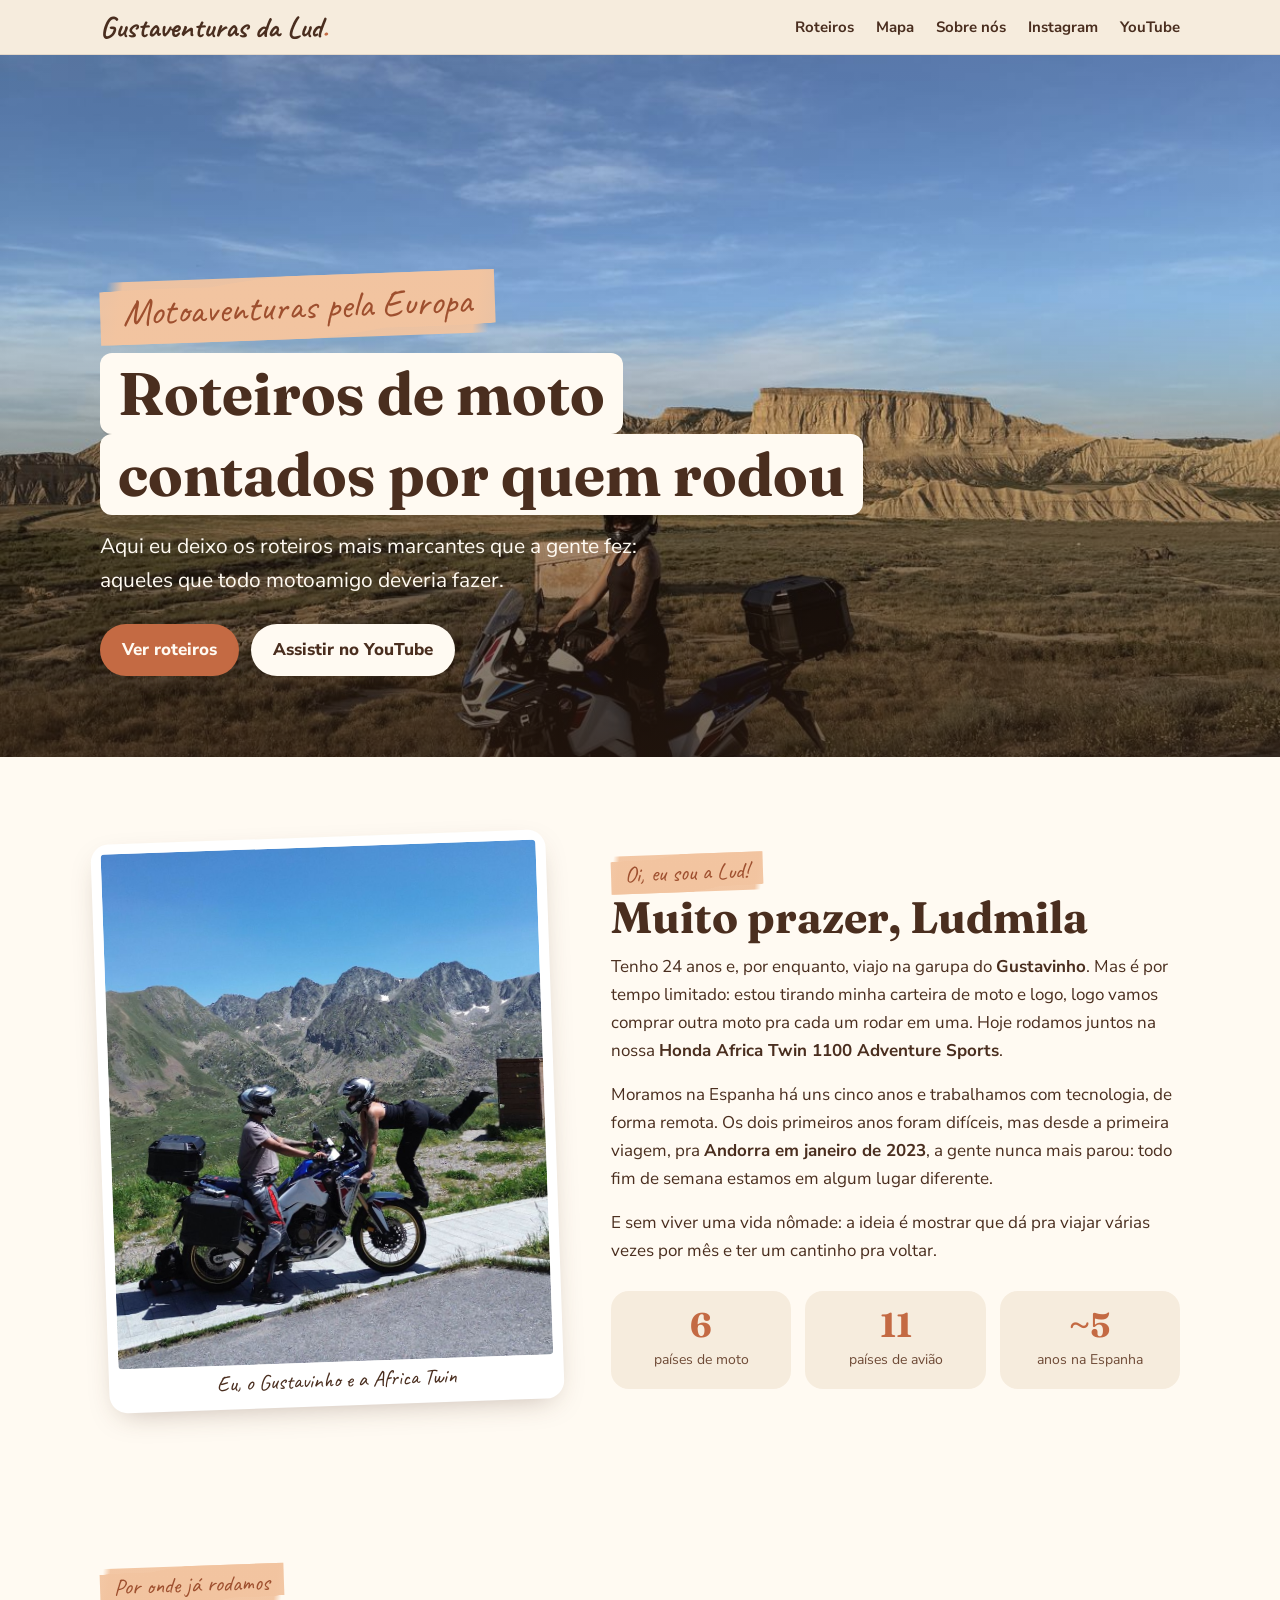
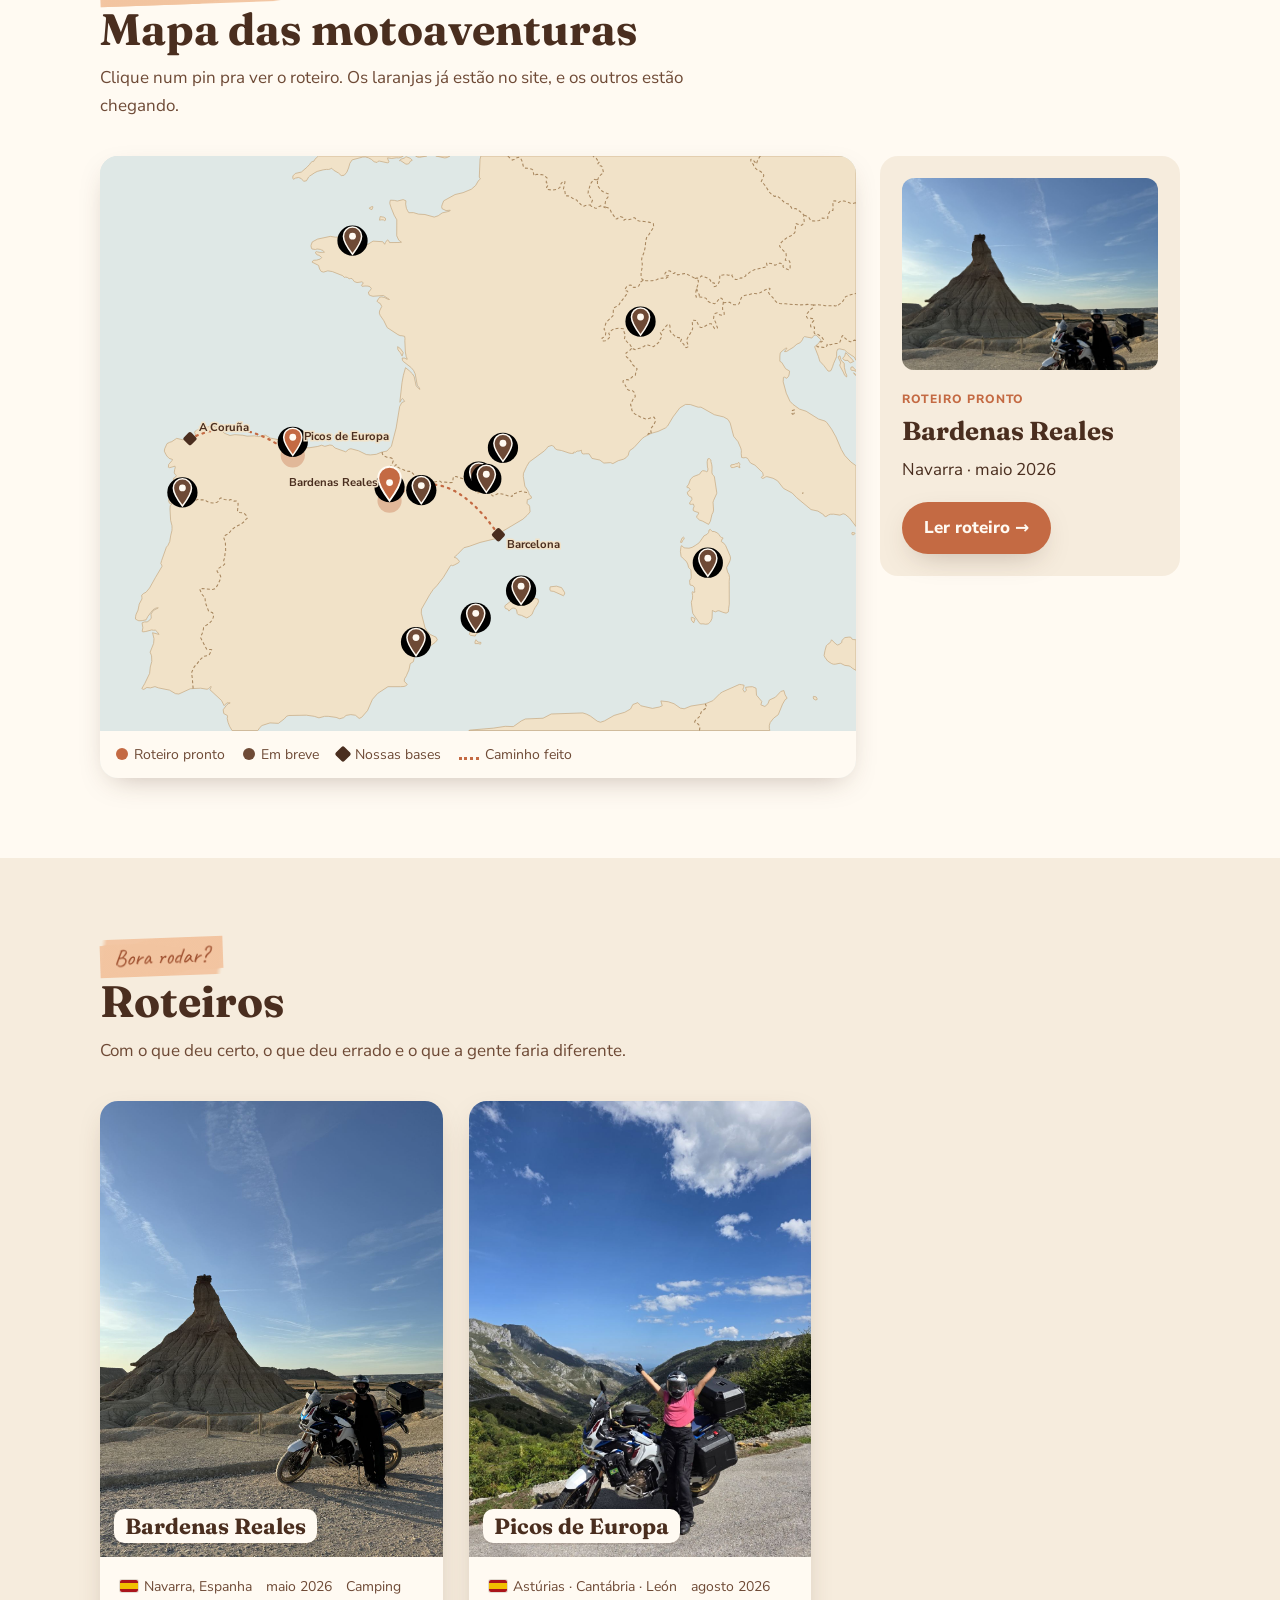
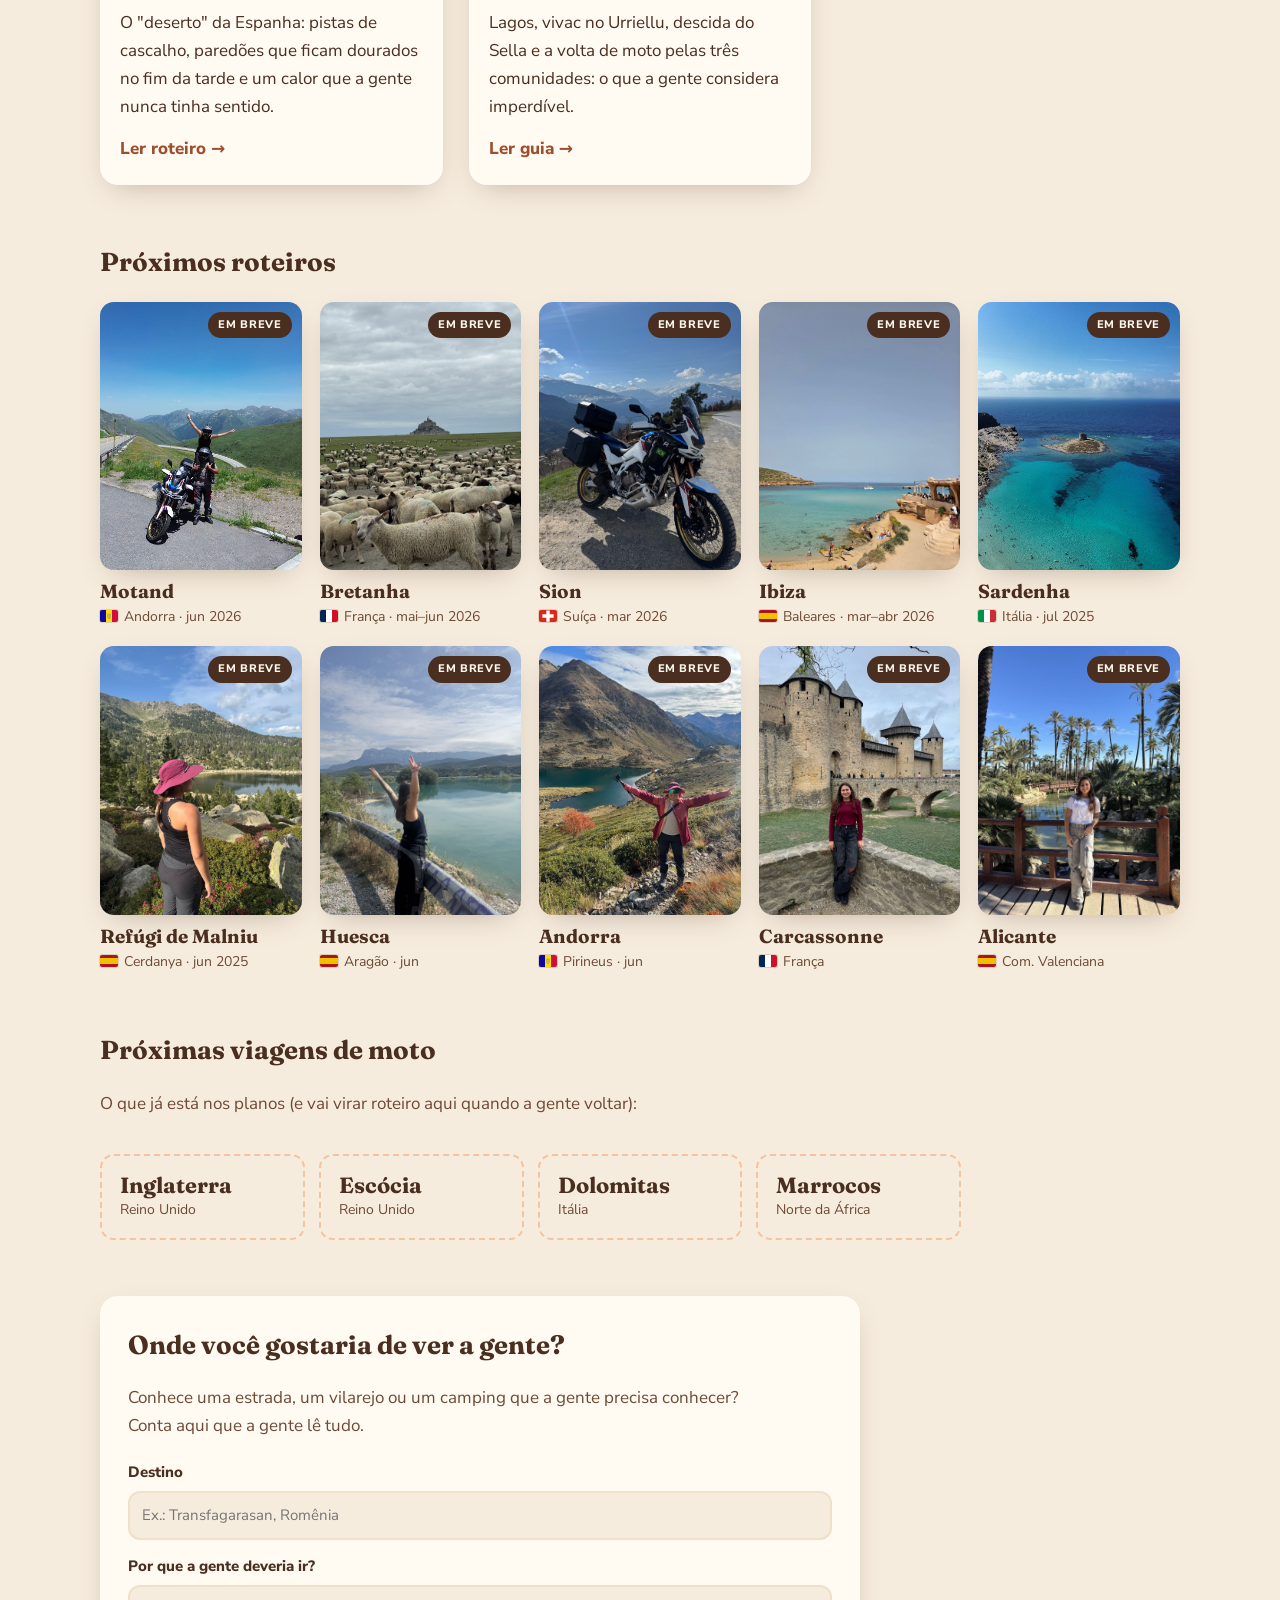
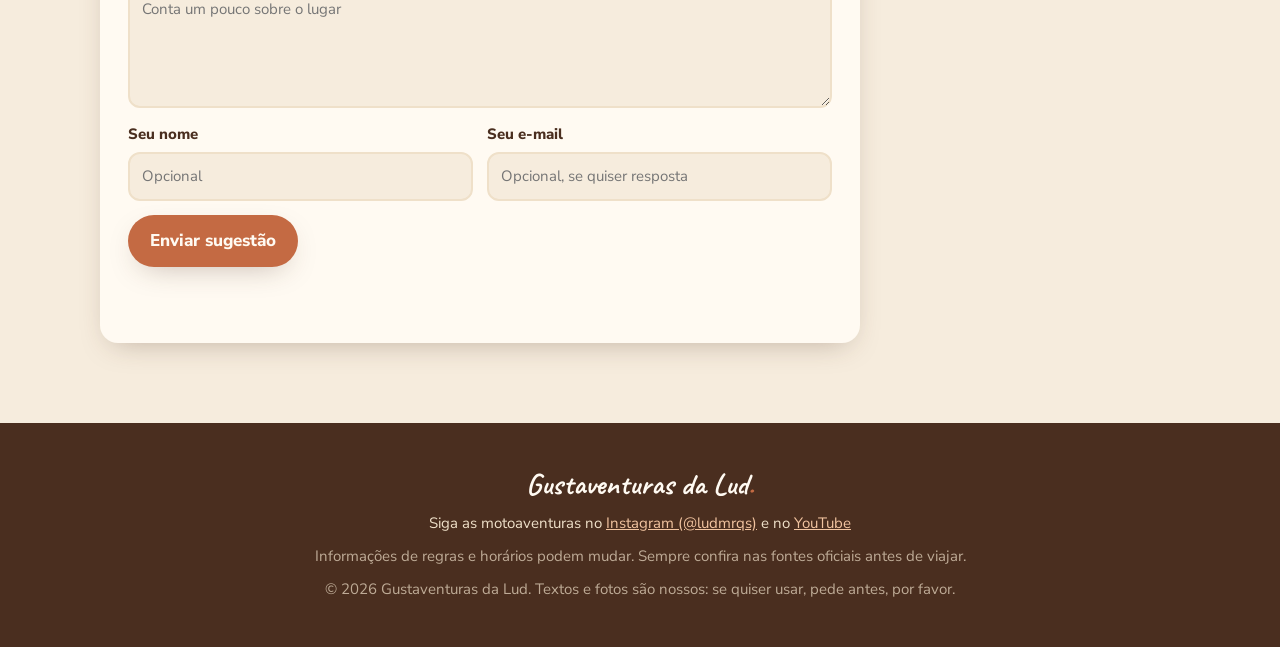
<file: index.html>
<!DOCTYPE html>
<html lang="pt-BR">
<head>
 <meta charset="utf-8">
 <meta name="viewport" content="width=device-width, initial-scale=1">
 <title>Gustaventuras da Lud · Roteiros de moto pela Europa</title>
 <meta name="description" content="Roteiros de viagens de moto pela Europa: Bardenas Reales, Picos de Europa e mais. Camping, trilhas e estradas incríveis, contados por quem rodou.">
 <link rel="canonical" href="https://gustaventurasdalud.com/">
 <meta property="og:site_name" content="Gustaventuras da Lud">
 <meta property="og:title" content="Gustaventuras da Lud · Roteiros de moto pela Europa">
 <meta property="og:description" content="Roteiros de viagens de moto pela Europa: Bardenas Reales, Picos de Europa e mais. Camping, trilhas e estradas incríveis, contados por quem rodou.">
 <meta property="og:type" content="website">
 <meta property="og:url" content="https://gustaventurasdalud.com/">
 <meta property="og:image" content="https://gustaventurasdalud.com/assets/fotos/bardenas-lud-moto-pista.jpg">
 <meta property="og:locale" content="pt_BR">
 <link rel="preconnect" href="https://fonts.googleapis.com">
 <link rel="preconnect" href="https://fonts.gstatic.com" crossorigin>
 <link href="https://fonts.googleapis.com/css2?family=Caveat:wght@600;700&family=Fraunces:opsz,wght@9..144,600;9..144,700&family=Nunito+Sans:wght@400;700;800;900&display=swap" rel="stylesheet">
 <link rel="stylesheet" href="assets/style.css">
<script type="application/ld+json">{"@context":"https://schema.org","@type":"WebSite","name":"Gustaventuras da Lud","alternateName":["Gustaventuras","Gustaventuras da Lud"],"url":"https://gustaventurasdalud.com/"}</script>
</head>
<body>

<header class="topo">
 <div class="container">
  <a class="logo" href="index.html">Gustaventuras da Lud<span>.</span></a>
  <nav class="menu">
   <a href="#roteiros">Roteiros</a>
   <a href="#mapa">Mapa</a>
   <a href="#sobre">Sobre nós</a>
   <a href="https://www.instagram.com/ludmrqs/" target="_blank" rel="noopener">Instagram</a>
   <a href="https://www.youtube.com/channel/UCNSCRL_kDQO0_r5N88EQWMQ" target="_blank" rel="noopener">YouTube</a>
  </nav>
 </div>
</header>

<section class="hero" style="padding:0">
 <div class="paisagem foto-fundo" aria-hidden="true">
  <img src="assets/fotos/bardenas-lud-moto-pista.jpg" alt="" style="object-position:50% 62%">
 </div>
 <div class="container conteudo">
  <span class="pincelada">Motoaventuras pela Europa</span>
  <h1><span class="caixinha">Roteiros de moto</span><br><span class="caixinha">contados por quem rodou</span></h1>
  <p class="lead">Aqui eu deixo os roteiros mais marcantes que a gente fez: aqueles que todo motoamigo deveria fazer.</p>
  <a class="botao" href="#roteiros">Ver roteiros</a>
  <a class="botao claro" href="https://www.youtube.com/channel/UCNSCRL_kDQO0_r5N88EQWMQ" target="_blank" rel="noopener" style="margin-left:8px">Assistir no YouTube</a>
 </div>
</section>

<section id="sobre" class="fundo-papel">
 <div class="container sobre">
  <div class="foto polaroid">
   <div class="miolo"><img src="assets/fotos/home-capa-motand.jpg" alt="Lud, Gustavinho e a Africa Twin nas montanhas de Andorra" style="object-position:50% 72%"></div>
   <span class="legenda-foto">Eu, o Gustavinho e a Africa Twin</span>
  </div>
  <div>
   <span class="pincelada">Oi, eu sou a Lud!</span>
   <h2 class="secao-titulo">Muito prazer, Ludmila </h2>
   <p>Tenho 24 anos e, por enquanto, viajo na garupa do <strong>Gustavinho</strong>. Mas é por tempo limitado: estou tirando minha carteira de moto e logo, logo vamos comprar outra moto pra cada um rodar em uma. Hoje rodamos juntos na nossa <strong>Honda Africa Twin 1100 Adventure Sports</strong>.</p>
   <p>Moramos na Espanha há uns cinco anos e trabalhamos com tecnologia, de forma remota. Os dois primeiros anos foram difíceis, mas desde a primeira viagem, pra <strong>Andorra em janeiro de 2023</strong>, a gente nunca mais parou: todo fim de semana estamos em algum lugar diferente.</p>
   <p>E sem viver uma vida nômade: a ideia é mostrar que dá pra viajar várias vezes por mês e ter um cantinho pra voltar.</p>
   <div class="numeros">
    <div class="numero"><b>6</b><span>países de moto</span></div>
    <div class="numero"><b>11</b><span>países de avião</span></div>
    <div class="numero"><b>~5</b><span>anos na Espanha</span></div>
   </div>
  </div>
 </div>
</section>

<section id="mapa" class="fundo-papel">
 <div class="container">
  <span class="pincelada">Por onde já rodamos</span>
  <h2 class="secao-titulo">Mapa das motoaventuras</h2>
  <p class="secao-sub">Clique num pin pra ver o roteiro. Os laranjas já estão no site, e os outros estão chegando.</p>
  <div class="mapa-wrap">
   <div class="mapa-caixa">
    <svg class="mapa-svg" viewBox="0 0 1000 760" role="img" aria-label="Mapa dos roteiros pela Europa">
<rect width="1000" height="760" class="mar"/>
<path class="terra" d="M487.8,760L489.7,759.4L520.3,756.8L536,754.4L546.7,754.8L557.4,747.2L562.7,744.7L586,743.7L596.9,738.1L638.6,736.7L643.7,738.3L648.9,741L657.8,747.6L662,749L667.4,747.2L680,740L694.2,735.8L701.8,731.5L704.8,725.6L711.4,723.1L715.5,727.2L730.8,730.7L739.8,728.9L743.7,727.2L741.9,720.8L751.6,721.9L759.3,724.5L767.6,730.3L772.7,731.2L781.7,727.6L800.6,724.6L810.7,720.5L820,711.2L823.3,708.9L845.7,699L848.6,699.3L852,700.1L851.4,703L850.3,705.4L852.6,709.3L855.1,706.5L854.4,704.9L854,702.8L858.7,702.2L863,702L867.8,704L868.4,713.2L875.4,721.5L874.2,726L879.5,728.2L883.6,724.5L885.4,719.6L893.3,716L900.5,708.3L904.6,707.1L906.2,712.6L908.9,717.3L906.2,719.3L902.9,725L897.2,739L891.1,743.6L886.6,749.3L885.4,753L885.4,757.3L886.1,760L487.8,760ZM1000,270.3L997.8,266.1L988.4,259.9L984.8,256.5L978.4,255.1L975.7,255.7L974.5,258.9L974.3,265.5L970.3,274.8L969,278.8L966.9,283.9L964.5,284.7L963,284.4L957.4,277.1L952.2,271.5L951.3,268.7L950.3,265.2L945.3,252.5L947.3,250.3L949.4,249L952,245.8L954,243.4L947.2,236.8L944.7,237.1L941.7,240.8L931.8,238.9L930.1,240.5L929.1,243.2L926.3,246.9L921.8,248.9L917,253.1L911.9,256.2L907.9,258.7L905.4,258.7L908.8,254.1L907,254.3L902.4,257.8L899.8,260.6L899.3,264.7L899.3,271.6L901.8,273.1L906.9,281.4L912.2,284.5L911.7,288.3L910.9,291.3L908.3,294.1L905.5,292.6L904,292.8L903.7,298.8L907.8,313.8L912.6,324.3L916.6,328.5L925.3,334.8L934,337.6L950.4,347.9L959,350.6L961.4,352.5L967.7,361.3L973.5,371.6L980.6,388.2L985.2,396.2L993.3,404.8L1000,409.6L1000,490.1L1000,490.1L991.4,478.8L985.6,474L983,473.3L978.7,475.1L970.6,473.8L966,473.9L963.7,474.8L960.1,477.1L958.1,476.3L957.2,474.5L949.6,469.7L940.5,467.7L921.5,451.9L915.6,445.8L904.1,439.7L896.2,429.6L890.3,426.3L882.1,424.1L880.3,424.6L878.1,426.1L876.3,426.5L874.7,425.3L875.9,423.7L877.5,422.8L876.5,418.8L866.4,409L860.7,406.2L859.1,404.2L857.6,401.4L856.3,399.7L853.7,398.8L851.7,399.3L848.7,398.8L848.2,393.6L848.4,389.6L847.6,386.3L843.9,377.8L838.2,370.8L833.6,353.3L830.7,348.5L825,345.2L812.6,342.2L794.9,332.2L791.3,332.3L780.9,328.8L774.6,328.6L766.9,333.2L758,345.1L750.8,357.2L748.1,359.7L738.1,364.4L729.1,366.9L727.1,368L724.8,369.1L720.5,371.3L717.5,373.4L706.1,385.9L700.7,389.7L699.7,391.8L698.8,395.7L695.7,399.2L692.7,401L685.6,403L678.4,406.9L675.2,405.6L666.5,406.2L661.1,402.2L650.7,400L647,394L642.5,393.9L639.4,394.2L637.6,393.4L636.9,391.3L636.9,389.2L633.7,390.3L631.2,390.4L629.7,391.3L628.7,392.2L627.3,391.7L626.4,392L626.6,393.2L623.6,393.5L620.4,392.9L611.8,390L610.5,389.6L604.7,388.6L602.3,387.4L600.3,384.2L598.7,383.4L597.9,382.7L592.5,384.5L590.7,387L587.9,390L567.9,404.7L564.3,410.7L560.2,419.6L559.9,423.7L562,436.7L566.4,443.5L567,445.1L568,448.4L570,449.7L570.8,452.5L567.4,454.1L565.3,454.4L564.8,459.3L565.7,460.8L567.7,462L568.3,463.5L568.9,470.8L565,475.3L559.4,480.4L532.1,496.7L525.6,504.5L523.2,506.2L502.7,511.2L488.2,516.4L481.3,518.2L472.6,527.2L468.5,530.8L471.8,531.9L475.5,536.2L474.2,538.1L468.7,541L466.2,541.9L464.9,541.4L463.6,541.8L454.2,557.3L445.5,568.5L440.8,573.3L436,580.5L425.3,599.3L425,604.7L429.8,623.6L432.6,628.6L436.6,632.8L444.5,636.5L446.2,640L443.5,643.3L435.6,649L421.8,656.7L415.8,662.8L414.5,668.9L410.4,671.5L408.6,680L406.1,685.5L405.4,687.4L402.8,691.6L402.4,694.7L406.5,699.1L404.3,700.9L402.2,701.7L397.3,702L380.9,702L367.4,710.8L360.4,718.7L353.8,733.7L346.1,742.5L342.8,744L337.9,739.8L331.7,738.9L325.5,740L322.3,742.9L317.1,744.4L312.3,742.6L301.9,741.2L297.1,741.2L289.6,743.2L283.4,741.2L272.9,739.7L249.8,740.1L247,741L243.8,744.5L236,750.5L224.9,749.9L214.4,753.3L211.7,755.7L208.7,760L174.7,760L174.7,760L171.4,754.4L169.4,749.2L168.2,743.8L168.7,741.8L168.4,740.1L163.7,737.5L162.9,732.5L167.2,726.6L170.3,724.1L172.2,723.5L167.8,723.4L164.2,727.1L160.7,720.2L145.3,705.9L146.7,703.2L146.7,701.5L143.6,704.6L141.6,705.4L133.1,704L123.2,704.5L119.5,704.7L104.2,711.7L99.8,711.2L91.8,706.5L77.4,703.6L72.7,701.9L66.5,703.6L62,703L57.8,705.7L55.3,704.5L59.2,697.8L65.6,684.5L66.5,675.9L68.5,668.6L68.2,661.2L66.3,656.3L70.9,644.8L71.4,638.6L69.5,630.6L78.1,632.8L75.7,629.4L73.2,627.2L70.6,627.3L68.4,626.9L60.6,629L56.8,629.5L55.7,628.8L56.7,624.1L55.6,617.6L58.8,616.3L62.4,616.3L65.7,614L67.8,611.2L67.4,605.9L70.7,601.2L77.1,597.7L73.9,598L70.1,600.2L63.3,609L60.9,613.6L55.8,614.6L51.4,614.8L49.4,614L46.9,612.5L47.1,608.9L47.8,606.1L50.3,600.7L51.9,592.7L55.5,585.9L55.4,584L55.1,581L57.7,578.6L60.8,577.1L65.6,571.4L73.3,557.6L82,542.9L81.7,540.9L80.4,539.3L81.5,535.2L87.8,517.4L89.7,515.3L92.2,510.1L93.6,501.6L95.1,495.7L95.3,492.7L95.2,489.1L93.4,481.9L92.6,467.1L92.9,462.2L95.4,460.1L91.9,459.3L90.7,455.9L91.4,452.5L96.1,447.2L93.2,447.6L92.2,446.4L92.9,438L98.1,433.1L101.6,430.1L100.2,429.3L96.9,429L97.3,426.3L99.2,425.4L101,422.7L99.4,421.2L98.2,419.2L98.8,414.4L99.5,412.4L99.3,410.3L92.1,412.3L90.4,411.7L90.8,408L95.2,403L95.9,401.4L91.5,400L88.5,396.9L86.9,394.3L85.1,390.5L85.5,387.4L88.6,380.5L92.1,378.7L95,377.8L101.4,373.5L109.2,375.3L114.2,374.9L118.9,372.9L121.6,372.6L125.9,370.8L126.1,367.8L125,365.4L126.5,363.4L131.3,361.3L136.7,358.5L142.6,358.5L148.8,356L152.6,358.5L156.1,358.2L159.8,360.9L164.4,366.7L171.9,369.7L178.3,368.6L189,369.4L194.5,370.6L204.2,370.2L209.7,371.1L218.7,369.2L225.4,373.1L238.7,375.8L246.4,379.2L268.5,385.4L276.6,386L288.1,384.2L293.1,382.6L297.4,384.1L304,382.3L307.2,382.8L311,386.3L325.1,391.3L329.1,387.9L331.9,387.2L342,389.9L352.2,394.9L357.6,395.4L365.5,394.6L372,391.9L373.3,391.6L379.5,390.3L385.5,383.8L391.7,359.8L396.4,331.3L399.3,326.1L402.9,324.6L400.2,320.7L398.3,322.5L397.6,324.6L396.6,325.7L399.5,299.5L401.3,289.9L404.1,280L409.2,284.1L413.4,288.3L415.6,291.9L418.1,303.7L420,306.2L423.2,308.7L422.1,306L419.8,303.9L416.9,288.2L414.8,283.7L411.6,279.9L401.2,271.8L400.1,270.2L399.7,267.2L403.3,267.4L406.3,269L406,267.3L405.1,265.6L403.9,259.2L403.2,244.3L403.4,241.7L403,238.6L399.6,237.8L396.9,237.6L394.1,236.3L379.9,227L375.4,217.8L370.6,210.9L369.5,207.9L369.8,205L372.7,198.9L370.5,194.9L368.3,194L366.4,192L368.4,188.9L369.9,186.8L372.8,186.4L376.7,187.3L380.2,189.3L382.9,189.8L374.8,184.5L361.1,185.6L358.2,184.8L355.8,183.6L355,179.9L357.1,178.3L358.9,175.2L357.1,173L354.5,172.1L350.5,172L346.7,172.4L345.9,171.1L348.3,167.8L346.4,166.4L343.8,166.9L340,167.4L336.5,166.2L333.3,162.1L331.1,162L329.6,162.4L327.3,160.7L324.9,160.2L323.2,160.6L321,158.3L307.3,152.9L301.3,151.9L295.7,153.6L292.6,152.7L290.5,149.6L289.1,144.7L280.4,140.3L282.4,137.9L286.5,137.7L291.3,136.3L293.3,134.3L289.7,131.4L287,130.6L285.9,129.6L284.9,127.3L286.7,126.3L287.8,126.9L291,127.5L296.8,127.4L294.9,124.9L292.7,124.2L291.7,123.6L287.1,123L284.9,123.7L280.3,123L279.3,120.4L279.1,118.2L280.8,113.6L287.8,109.9L304.7,106.3L311.7,107.4L316.8,106.9L322.9,104.4L325.6,102L334.2,101L342,104.1L348.9,114.5L352.3,118.1L361.2,112.6L374.1,113.4L376.6,116.8L377.7,114.1L380.3,110.9L382.1,112.4L383,114.5L396.6,114.4L398.8,114L395.2,111.4L392.5,105.6L392.6,84.4L389.1,78.3L385.2,68.7L383.4,63.1L383.4,61.1L384.1,58.4L389.3,58.7L393.3,59.6L401.1,57.7L404.7,59.3L404.3,63.7L405.3,69.3L406.6,71.9L408.4,75L414.6,74.9L421.3,76.9L429.8,77.4L442.1,80.8L447.4,79L452.6,75.3L462.4,73L463.3,71.7L457.7,72.2L452.5,69.7L451.9,67L452.5,64.7L454.6,59.3L469.6,51L480.2,48.5L491.2,43.9L496.8,39.1L500.5,32.8L501.7,31.5L503.2,30.3L501.7,28L502.7,4.3L503.8,0L1000,0ZM377.5,82.2L377.7,84.9L376.1,85.5L374.9,84.5L372.3,84.4L369.7,84.9L370.6,80.1L375.3,80.9ZM361,67.5L359.6,71L356.4,69.6L356.2,68.7L359.9,66.8L360.7,66.8ZM462.9,0L459.4,2L456.1,2.6L444.2,0L462.9,0ZM432.3,0L422.6,1.8L419.7,1.3L417.4,0L432.3,0ZM401.2,0L397.8,2L395,2.6L392.1,2.4L385.9,3.3L380.3,2.5L381.1,5.3L382.4,7.8L381.3,8.8L379.9,9L369.4,6.7L367.8,7L366.5,8.6L362.6,7.6L359,4.5L355.1,2.4L351,1.2L347.5,1.4L333.6,5.1L330.6,9.5L328.8,15.8L326.5,21.4L323,25.5L319.1,25.9L315.6,22.6L309,18.8L306.7,16.4L305.9,16.2L305.2,17L302.4,17.8L299.6,17.7L295.2,18.3L287.4,20.4L284.2,22L277.3,26.6L275.9,27.9L273.1,32.8L269.4,33.5L266.3,29.9L262.6,28.4L258.5,29.3L255.9,30.8L255,29.3L255.1,26.4L258.3,23.1L266.4,21.2L273.7,14.9L277.4,11L278.8,8.8L280.6,7.4L282.8,7L284.1,4.5L288.8,0L401.2,0ZM413.1,5.6L410.1,7.3L409.2,9.4L408.4,10.2L406.6,10.7L404.7,10.8L397.8,6.2L396.1,6.3L397.7,4.3L402.3,2.9L404.8,0.8L410.5,3.1ZM503.9,645L503,645.7L500.3,645L496.1,645L496,642.9L496.5,641.4L497.3,639.8L499.8,642.9L503.9,643.4ZM567,585.1L571,586.7L575.1,585.1L577.3,585.5L579.5,586.3L580,589.7L578.2,593.5L575.6,597.3L573.4,601.5L571.5,606.3L567.9,609.2L564.5,611L557.4,607.6L553.2,606.7L552,605.5L550.9,600.1L549.1,598.5L546.3,597.8L544,599.1L540.9,602L539.1,599.2L536.6,598.8L535.6,597L535.6,594.9L552.3,581.9L557.1,579L567.4,575.5L569,575.9L567.7,577.9L567.8,578.8L569.1,579.7L568.8,581.2L567.5,582.6ZM613.7,581.1L613,581.7L600.3,576L596.2,575.4L595.2,574.5L595.2,571.3L595.5,569.9L603.8,569L610.6,571L614.4,577.1L614.8,578.1ZM497.7,631.9L496.3,635.1L490,634L488.5,632.6L489.9,629L491.8,628.5L491.8,625.9L493.7,623.3L502.6,621.1L504.7,623L505.2,625.6L499.8,631.2ZM844.7,405.1L846.2,407L846.4,408.1L845.7,409.6L846.5,412.6L842.9,410.4L838.1,412.1L835.2,412.2L834.1,410.1L834.7,408.6L839.2,407.9L840.7,407.1L843.5,407.1ZM997.8,500.5L996.1,501.2L995,500.8L994.4,500.1L994.8,498L998.5,498.6L998.5,499.8ZM948.7,718.8L946.8,719.6L943.9,718.2L943.4,715.6L943.8,714.8L947.3,715.5L948.5,717.8ZM1000,680.3L999.7,680.2L995.2,677.6L993.1,675.7L990.8,674.5L985.2,673.8L979.8,671.1L977.6,671.2L972.9,672.2L970.4,672.3L967.9,671.5L962.5,668.1L958.8,663L957.8,660.7L959,654.1L960.8,647.8L962.8,645.8L965.2,644.3L966.6,642.2L967.7,639.9L973.3,645.5L975.7,646.8L977.7,646.1L981.3,643.4L981.3,640.9L985.2,637.1L990.5,636.4L993.1,636.5L994.9,639.2L997.1,639.7L999.5,639.8L1000,640.1L1000,680.3ZM825.2,512.2L827.6,515.4L833.4,528.8L834.1,531.7L833.5,534.9L832.6,537.1L828.8,544.5L830.1,550.2L832,553.6L832.7,557.5L832.3,562.5L832.4,592.9L831.6,598.3L831.2,603L828.2,604.7L823.9,603.6L818.7,601.5L816.3,601.9L814.1,603L812.1,602.3L810,601.1L809.6,611.5L807.6,616L804.5,618.9L801.1,619.4L797.6,618.8L794.8,619L792.4,617.3L790.3,613.9L787.3,609.8L784.1,605L783.4,600.6L782.2,590.6L782.7,588.3L783.7,586.1L783.9,581.6L783.2,577.7L783.9,576.2L785.7,577.5L786.8,576.9L786.5,574.9L786.6,571.2L784.2,568.3L780.6,567.5L780,564.4L780,561.1L781.8,558.9L782.1,556.1L781.6,547.4L778.7,544.5L777.4,539.8L775.9,536.9L773.3,534L770.5,531.7L768.6,529.5L767.8,523.2L768.3,517.8L768.9,515.5L769.8,515.7L772.6,518.2L774.8,518.5L779,518.8L783.2,517.7L788,514.8L792.6,511.6L798.9,502.5L803,500.4L805.1,497.9L805.6,494.8L807.3,493.9L809.8,496.7L812.5,496.7L816.9,498.7L818.8,500.9L820.6,503.5L822.2,504.6L823.8,505.1L824.2,505.7L823,506.5L821.8,509.9L822.8,510.7ZM787.2,612.2L785.3,617.6L782.4,614.1L782,610.9L782.4,610L785.5,611.1ZM770.8,508.6L769.7,511.1L767.9,511.1L768.4,509.3L769.9,505.5L771.9,504.2L772.9,505.1L772,507.3ZM809.6,411.4L809.4,419.1L810.3,421.4L811.8,422.9L812.7,424.5L815.8,445L815.7,446.7L811.7,455.5L810.9,458L811.6,468.3L811,471.2L809.5,474.1L807.4,483.1L805,487.3L797.3,483.1L792.9,481.5L790.7,479.4L789.1,477.9L789.8,475.7L791.6,473.5L791.7,471.7L787,470.2L784.8,469.1L784.6,466.9L785.9,463.3L784.9,460.4L782.4,460.8L780.2,460.5L779.9,459L781.2,456.9L783,454.3L782.6,451.5L780.2,450.5L777.9,448.4L776.8,445.5L778.3,443.2L780.8,441.6L778.7,438.7L777.3,438.7L776.2,438.1L776.9,436.6L778.7,434.2L781.1,427.5L784.8,424.1L791.6,421.5L793.5,420.5L794.9,418.1L796.7,416.4L799,416.4L801.3,417L802.6,417.9L803.7,416.8L804.2,413.9L803.5,411.5L803.1,404.6L804,400.6L806,400.2L808.1,402.2L808.1,404L809.2,408.4ZM401.1,260.2L399.6,264.7L397.4,260.4L394.2,256.5L393.6,253.1L393.7,252.2L397.4,254.8ZM997,271.8L992.6,273.6L990.2,271.9L989.4,270.4L985.4,270.4L982.8,268.5L982.3,267.6L985.1,264.5L986.2,260.2L988.7,262.3L992.1,266.5L993.7,267.5ZM1000,284.9L997.1,283.7L993.9,283.4L993,281.9L993.2,280.6L993.6,279.2L996.1,279L996.7,280.2L999.6,283.1L999.6,283.1L1000,283.8L1000,284.9ZM1000,290.6L997.8,288.4L996.8,286.8L999.6,289L1000,289.3L1000,290.6ZM987.7,290.3L987.7,292.3L985,290.1L983.1,285.7L979.2,278.6L978.5,276.6L979.6,274.3L979.3,272.2L976.3,266L977.7,264.7L978.8,264.4L979.9,268.9L981.2,271.4L984.4,274.1L984.6,279.5L986.3,287L987.1,288.5Z"/>
<path class="fronteiras" d="M930.1,446.1L929.7,446.3L929.6,446.1L929.6,445.8L930,445.8L930.1,446.1M793,760L793.5,755.6L792.5,753L791.1,751.2L786.9,749.4L786.7,748.1L787.6,746.6L793.1,741.5L795.7,734.5L798.2,732.8L802.2,730L801.8,727.4L800.6,724.6M873.7,0L872.7,0.9L870,5.4L868.7,9.2L867.9,10.6L865.9,7.5L863.7,5.4L862.2,4.4L860.9,4.5L860.8,5.1L861,6.8L862.6,9.6L864.4,11.4L864.8,12.8L866.2,15.4L868.9,18L872.8,19.8L875.6,21.8L877.8,24.8L878,25.7L877.6,27.1L876.9,28.4L876.4,30.1L874.7,33.6L875.5,34.9L877.5,36.4L879.2,38.4L881.5,41.5L884.9,47.2L887,49.5L889.7,51.7L892.2,53.4L895.6,52.8L899.9,56.1L904.7,60.8L908,62.9L910.3,63.3L912.3,65.1L914.2,67.6L915,69.2L916.6,70.1L920.3,69.4L925.6,73.1L929,75.9L931,78.2L930.8,79.3L931,82.5L931.5,86L931.4,87.8L929.6,90.5L928.5,91.2L928,91.7L921,89.5L920.6,90.2L920.1,90.6L919.6,99.9L918.7,101.7L917.1,103.6L913.5,105.7L911.1,106.7L909,107.7L903.1,112.4L900.5,115.1L899,118.2L899.2,119.8L903,124.1L907.4,128.7L907.9,133L906.7,136.5L906.5,137.8L907.7,138.1L909.8,138L911.5,138.4L912.6,140.5L912.9,144.6L912.8,148.4L912.5,150.1L910.8,150.5L907.4,149.3L904.7,147.7L903.6,146.7L903.4,145.3L903.8,144.3L902.6,142.7L899.4,141.6L896.3,142.7L894,144.1L892.4,144.3L890.6,142.9L887.8,142.1L884.3,141.8L882.2,141.2L881.7,141.7L882.4,145L881.9,146.5L865.5,150.5L860.6,152.9L857.3,155.6L854.6,156.9L854.1,158.5L851.6,160.6L848.6,161.5L847.7,161.1L845.9,162.1L842.7,163.3L840.4,163.3L839.2,162L836.9,159.9L835.8,158.3L835.9,157.3L831.1,157.7L828,156.7L821.7,157.7L820.1,157.4L819.9,157.9L819.6,164.6L818.7,167.4L817,170.4L814.5,172.2L812.5,172.7L812.4,170.7L812.7,168.2L811.1,167.8L808.9,167.7L807.8,167.1L807.8,165.2L807.2,164.2L806.2,163L803.7,161.6L798.8,159.5L795.5,158.6L794.3,160L792.1,161.6L788.5,161.5L787.6,162.1L788.7,162.6L791.5,164.8L791.4,168.8L789,175.5L788,180.8L788.2,184.8L788.7,186.7L789.2,186.6L792.1,186.6L793.5,186.5L798,187.1L801.8,188.3L802.7,189.9L803.3,191.9L807.9,194.2L813,195.5L814.6,194.7L820.1,187.6L822.6,188.4L824.4,191.8L824.5,193.5L823.5,200.6L823.7,204.4L825.4,206.6L825.7,208.5L825.5,210.3L823,210.7L819.6,210.1L816.6,207.4L814.4,208L812.7,208.9L812,211.9L811.6,215.3L812,217.2L813.5,218.4L814.9,221.4L815.9,225.3L816.8,227L816.2,227.8L814.5,228.6L813,228.3L809.9,223.8L808.6,222L806.6,222L803.1,223.4L798,226.6L795.8,226.8L793.9,226.4L792,224.4L790.1,220.2L789.3,217.5L788.3,217.7L784.8,217.2L783.3,218.4L783.7,222.9L783.9,228.5L782.5,232.1L778.2,238.8L776.7,241.6L776.1,243.6L776.1,245.3L777.1,248.1L778.3,250.8L777.7,252.5L775.2,253.6L773.2,252L772.3,249.1L768,245.3L769.4,241.8L769,240.9L762.4,239.7L759.4,237.4L755.1,233.1L754.1,231.3L753.9,224.9L753.5,223.4L752.9,222.7L751.1,222.8L748.6,225.2L746.4,228.7L741.7,232.9L741.2,233.7L743.2,237.2L743.2,238.6L739.7,244.7L739,246.7L734.2,250.7L731.9,252.2L724.5,250.1L722.5,249.8L719.3,251.9L714.9,253.9L707.8,256.1L704.9,255L703.6,253.9L702.8,252.2L700.8,249.3L698.6,247.6L697,245.7L695,243.6L693.7,241.9L694.9,235.9L693.6,234L692.8,231.1L693,229L692.3,228.6L685.7,227.9L680.2,228.6L676.5,230.7L673.4,234.1L673,234.9L673.3,235.4L675.1,238.3L672.6,241.7L668.5,244.3L665.6,244.7L664.3,244.3L664.1,240.9L666.4,239.6L668.5,237.3L669,234.1L669.2,232L666.8,229.4L667,227.9L668.2,224.6L668.9,221.9L669.9,219.6L674.2,215.5L678.5,211.4L678.9,207.2L679.1,202.2L679.6,201L685.6,197.7L686.9,196.4L687.6,194.7L692.1,188.9L696.5,183.1L697.3,181.2L698,180L698,179.1L697.4,178.5L695,178.2L694.2,176.5L696.4,173.2L699.4,171L702.3,170.8L703.6,171.6L703.5,172.6L704.9,173.6L707.2,173.8L709.9,173.3L712.7,171.9L714.1,169L714.9,166.8L719.1,164.1L722.2,165.1L730.3,164.9L736.3,163.8L739.9,161.8L744.5,161.4L747.7,162.1L748.2,162L749.1,161.6L749.8,160.7L752.7,159.8L753,159.1L752.8,158.4L752.3,158L748.7,158.7L747.3,158.3L746.9,156.9L747.8,154.5L750.3,152.4L752.5,151.8L754.1,152.1L758.4,155.3L759.3,155.4L759.9,154.7L760.6,154.3L762.1,154.8L763.7,156.9L764,157.2L772.8,155.6L774.7,155.4L781.1,158.7L787.6,162.1M373.3,391.6L373.3,393.4L374.6,396.1L376.2,397L379.5,398.4L382,398.7L385.5,399.5L387.8,401L387.8,403.2L387,405.8L385.6,408L384.7,409.9L385.5,410.9L386.7,411.8L387.9,412L388.9,411.7L389.7,410.4L391,408.7L391.7,408.5L391.7,409.4L392.2,410.7L396.4,412.9L405.7,417L409.3,417.2L412.3,417.7L413.1,419.3L419,425.3L420.4,425.2L423,425.3L426.3,424.9L428.5,423.9L430.1,424.1L431.7,425.3L433.7,426.3L436.3,428.3L438.5,430.7L440,431.6L449.4,430.1L451.5,431.6L453.7,431.6L456.3,431.3L461.7,432.1L466.2,431.9L466.6,431.3L467.1,426.1L467.8,424.1L468.8,423.7L471.5,424.1L480.9,427.3L484.9,429.2L488.6,430.8L492,431L494.1,432L497.2,437.1L496.7,439.6L496.9,440.5L497.3,442.2L497.2,444.2L498,445.4L499.4,445.6L501.4,445.2L503.4,444.4L507,442.3L508,441.9L514,444.4L516.7,446L517.7,447.8L519,449.5L520.8,449.8L523.4,448L527.4,446.2L534.2,447.7L541.8,450.1L545.1,450.3L545.2,449.1L545.7,447.4L547,446.7L548.8,446.4L551.5,445.5L554.4,444L557.4,443.4L560.6,444.3L564.6,445.2L567,445.1M123.2,704.5L122.1,691L121.4,685.8L121.4,682.6L124.8,675.3L127.8,672.5L132.1,666.6L137.2,661.7L141.9,661L144.1,660.4L146.2,656.5L147.6,653.1L146.8,652.7L141.4,652.9L133.1,637.3L133.6,634.9L135.2,631.6L136.5,627.3L137,623.9L139.8,621.2L144,618.7L147.7,614.8L149.7,610.7L150.5,607L148.9,604.2L143.7,602.2L139.4,590.9L138.9,584.1L137.8,583.2L134.8,579.8L132.2,573.8L131.8,572.9L135.3,572.2L148.9,573.5L151.9,572.6L152.4,572.2L155.3,568L158.7,560.9L159.7,556.5L159,554.6L155,549.6L155,548.2L155.9,546.2L158.8,544.2L162.6,542L164.9,539.9L164.6,538.1L163.7,536.2L163.7,534.5L164.6,532.5L165.5,525.3L166.2,523.5L166.1,516.9L165.8,511.5L163.6,504.4L164.3,502.9L165.8,501.7L170.1,499.7L174.1,494.4L179.6,490.2L186.3,487.1L191.1,483.3L193.3,480.2L194.6,479.4L194.4,477.9L193.7,475.7L191.3,473.3L188.2,471.8L184.5,471.5L182.3,470.9L181.9,469.1L182.4,464.6L182.7,460.1L182.2,458L180.7,456.3L177.2,456.5L174.5,454.9L172.3,454.4L170.9,455.2L164.6,454.3L162,453.3L160.1,452.3L159,452.6L158.2,453.4L157.9,454.8L157.3,456.5L154.7,457.9L149.3,459L145.1,458.4L141.2,456.8L140.1,455.8L138.3,454.9L130.2,454.9L129.3,454.1L126.4,455.5L122.1,457L119.8,456.9L119,456.4L118.8,455.4L117.5,452.1L118.1,450.6L121.9,446.1L121.7,445L120.5,443.2L119.6,440.8L119.3,439.7L117.3,439.3L115,440.2L106.3,441.6L104.2,442.2L100.3,444.1L96.1,447.2M952,245.8L954.1,245.9L956.5,244.9L957.5,243.6L955.3,240.4L950.7,236.7L948.4,235.5L945.3,234.8L944.6,233.7L945.2,226.8L944.6,225.9L941.3,226.7L940.4,226.1L940,225L940,223.4L941.9,220.4L944.1,217.8L944.5,216.4L944.3,215.4L941,214.8L938.9,214.1L937.4,213.9L936.4,214.6L935.5,214.1L934.5,212.3L934.8,209.2L937.2,206.1L940,203.3L942.5,201.1L943.8,200.1L944.1,197L945.7,197.1L949,196.8L952.6,197L956,197.3L959,198L965.3,198.1L970.9,197.9L972.7,198.3L974,198L975.8,198.7L976.7,197.9L977.2,196.6L980,194.7L982.5,192.3L984,189.7L984.8,187.6L986.4,186L988.5,185.2L990.2,184.3L997.8,182.1L1000,181.9M1000,244.1L998.1,243.6L996,244.3L994.4,245.9L992.3,245.6L989.8,244.4L986.2,241.6L984.3,239.8L983.5,237.8L982.5,237.5L981.4,238.4L980.8,241.2L978.6,246.2L976.7,247.8L973.4,248.1L969,248.8L966.2,249.7L962.5,248.5L961.8,249L962,250.1L960.9,252L959.1,253.4L948.9,252.2L947.3,250.3M918.2,340.8L915.9,341.4L914.5,339.4L915.9,336.7L918.3,336L918.9,337.9L918.2,340.8M724.8,369.1L724.9,367.9L725.4,367.3L726,366.9L726.9,367.3L727.1,368M789,175.5L789.5,176.3L789.7,177.4L790.2,178.4L790.5,179.9L791.2,181.3L792.3,182.6L792.8,183.8L792.5,185.5L792.1,186.6M824.5,193.5L825.5,194L829.1,193.7L833.2,193.6L836,196.2L838.5,196.8L842.2,196.7L844.5,196.1L845.6,194.9L846.6,191.5L848.6,187.1L852.4,184.6L859.1,183.3L862.5,182.2L866,181.9L868.7,182.2L871.4,181.8L878,178.1L885,174.9L886.1,175.1L886.3,175.9L885.2,177.7L884.2,180.2L885.5,182.7L890.1,187.4L892.9,191.2L895.5,193.9L898.9,195L903.3,195.5L907,195.4L911.1,195.9L924.5,197L931.2,196.8L936.3,196.3L944.1,197M729.1,366.9L728.7,364L728.3,361.8L729.6,359.2L732,356.2L734.1,352.3L734.9,349.7L734.3,348L733,345.5L731.5,345.4L723.1,348.2L721,347.7L714.4,344.9L707.3,341.1L704.5,338.3L703.3,335.5L703.9,333.5L703.2,331.7L701.7,329.3L702.8,326.4L704.7,322.6L705.6,320.2L707.4,319.4L708.1,317.9L706.3,312.1L705.5,311.3L704.2,310.6L702.3,310.6L699,309.6L696.4,307.8L695.7,305L694.4,302.6L692.1,300.2L691.8,297.6L694,296.1L697.3,295.8L699.6,296.2L704.6,291.7L706.5,291.2L708.1,290.1L709.1,284.3L710.2,282.4L710.4,281.4L709.2,280.3L704.8,276.4L702.6,272.3L699.3,267.8L696.4,265.9L695.8,264.3L695.5,262.2L696,260.4L700.8,257.2L703.6,253.9M719.1,164.1L717.3,163.5L715.7,160.1L715.7,154.7L717.1,147.6L717.3,142.4L716.2,139.3L716.9,134.2L719.7,127.4L721.2,120.4L721.8,113.1L722.9,108.2L725.6,104.6L731.9,94.9L732.5,94.1L731.9,89.5L730,89L727.1,87.8L719.9,86.7L713.3,86.1L710.2,85.1L707.4,81.8L705.7,81.8L702.7,83.3L698.7,84.4L695.9,83.8L694.1,84.1L693.1,84.9L692.6,84.3L691.6,81.3L690,80.6L687.8,80.1L686.3,80.5L685.4,82L683.9,83.2L682.4,82.9L677.6,76.3L676.4,74.8L675.9,73.4L674.8,70.9L671.9,68.5L669.2,67.9L668,68.2M658.2,33L657.9,34.4L658.2,37.7L659.3,40.8L661.7,43.8L663.6,46L666.1,47.7L670.2,49.2L671.9,49.5L672.1,51.8L672,54.3L670.8,55.8L669.5,57.8L668.6,60.3L667.9,65L668,68.2L665.5,67L664.2,66.2L662.1,66L660,66.9L658.6,68.6L656.4,69.2L654.6,68.9L653.4,67.7L652.5,67L649.8,66.4L648.5,64.7L649.4,63.8L650,62.4L650.6,60.6L651.4,58.8L648.5,54.3L647.8,52.9L645.6,50.4L645.5,49.1L645.9,47.8L645.8,46.8L645.9,44.4L647.3,42.1L648.1,39.3L649.7,35.5L653.2,30.8L655.9,31.4L657.1,31.3L657.9,32.8L658.2,33L658.2,32L659.8,27L666,22.1L665.1,17.7L664.8,14.9L663.1,13.2L660,12.6L659.1,11.5L658.6,10.2L660.8,7.4L657.9,5.3L656.5,3.2L652.6,0.6L652.3,0M508,441.9L508.4,440.7L509.4,439.1L509.4,438.1L508.1,436.6L502.6,435L500.1,434.6L498.4,435.7L497.2,437.1M539.5,0L539.6,0.1L542.7,3.3L545.4,5.4L546.2,5.1L548.2,4.5L551.5,2.3L554.5,1.6L556.1,3.2L556.9,4.1L558.8,7.8L559.4,11.6L560.3,14.7L561.8,16L567.2,16.3L571.3,17.4L572.4,18.4L574,25.4L574.7,26.4L575.8,25.6L576.8,24.4L578.1,24.2L580.4,24.6L583.6,24.6L586.9,25.3L591.4,29.2L591.3,30.5L590.5,32.8L590.2,34.7L591,35.4L592.3,37.2L592.1,39.5L590.9,41.1L590.6,42.4L590.6,43.2L591,43.9L592,44.4L598.6,45L604.6,44L608.4,41.6L608.9,39.3L609.9,36.5L612,34.1L613.6,33.3L615.1,34.2L613,43.8L614.9,46.1L615.3,49.7L616.1,52.8L618.2,52.6L620.9,53.1L622.8,54.2L625.1,56L628.3,57.6L630.5,58.1L631.3,59.5L633.3,61.1L636.2,64.4L638.8,66.6L640,66.5L642.3,65.5L645.8,64.8L648.5,64.7M1000,62.1L999.8,62L997.8,62.3L995.6,62.9L991.9,62.2L984.4,59.6L981,59.3L979.1,60.1L977.5,61.2L976.2,61.6L975.2,60.4L972.5,59.4L969.9,59.6L969.3,60.6L969.8,69L969.4,72L965.9,72.5L964.9,74.1L962.8,78.5L962.7,82.4L957.9,82.4L955.5,82.1L953.6,82.9L951.7,85.4L945.5,86.1L940.4,85.7L937.6,81.2L935,79.7L932,78.4L931,78.2"/>

<path class="rota" d="M527 501 Q455.0 396 383 456"/><path class="rota" d="M119 374 Q187 340 255 396"/><g class="casa" transform="translate(527 501)"><rect x="-7" y="-7" width="14" height="14" rx="3" transform="rotate(45)"/><text x="12" y="18">Barcelona</text></g>
<g class="casa" transform="translate(119 374)"><rect x="-7" y="-7" width="14" height="14" rx="3" transform="rotate(45)"/><text x="12" y="-10">A Coruña</text></g>
<g class="pin pronto" tabindex="0" role="button" aria-label="Bardenas Reales" data-nome="Bardenas Reales" data-img="assets/fotos/bardenas-moto-castildetierra.jpg" data-status="pronto" data-href="roteiros/bardenas-reales.html" data-desc="Navarra · maio 2026 · saindo de Barcelona" transform="translate(383 456)"><circle class="pulso" r="16"/><circle class="alvo" cy="-18" r="20"/><path class="gota" d="M0 0 C-9 -12 -12 -18 -12 -24 A12 12 0 1 1 12 -24 C12 -18 9 -12 0 0Z"/><circle class="miolo" cy="-24" r="4.5"/><text class="rotulo" x="-15" y="-20" text-anchor="end">Bardenas Reales</text></g><g class="pin pronto" tabindex="0" role="button" aria-label="Picos de Europa" data-nome="Picos de Europa" data-img="assets/fotos/picos-sotres-moto.jpg" data-status="pronto" data-href="roteiros/picos-de-europa.html" data-desc="Astúrias, Cantábria e León · agosto 2026 · saindo da Coruña" transform="translate(255 396)"><circle class="pulso" r="16"/><circle class="alvo" cy="-18" r="20"/><path class="gota" d="M0 0 C-9 -12 -12 -18 -12 -24 A12 12 0 1 1 12 -24 C12 -18 9 -12 0 0Z"/><circle class="miolo" cy="-24" r="4.5"/><text class="rotulo" x="15" y="-20">Picos de Europa</text></g><g class="pin" tabindex="0" role="button" aria-label="Andorra" data-nome="Andorra" data-img="assets/fotos/capa-andorra.jpg" data-status="breve" data-href="" data-desc="Pirineus · junho" transform="translate(501 442)"><circle class="pulso" r="16"/><circle class="alvo" cy="-18" r="20"/><path class="gota" d="M0 0 C-9 -12 -12 -18 -12 -24 A12 12 0 1 1 12 -24 C12 -18 9 -12 0 0Z"/><circle class="miolo" cy="-24" r="4.5"/><text class="rotulo" x="15" y="-20">Andorra</text></g><g class="pin" tabindex="0" role="button" aria-label="Refúgi de Malniu" data-nome="Refúgi de Malniu" data-img="assets/fotos/capa-malniu.jpg" data-status="breve" data-href="" data-desc="Cerdanya · junho 2025" transform="translate(511 445)"><circle class="pulso" r="16"/><circle class="alvo" cy="-18" r="20"/><path class="gota" d="M0 0 C-9 -12 -12 -18 -12 -24 A12 12 0 1 1 12 -24 C12 -18 9 -12 0 0Z"/><circle class="miolo" cy="-24" r="4.5"/><text class="rotulo" x="15" y="4">Refúgi de Malniu</text></g><g class="pin" tabindex="0" role="button" aria-label="Huesca" data-nome="Huesca" data-img="assets/fotos/capa-huesca.jpg" data-status="breve" data-href="" data-desc="Pirineu aragonês · junho" transform="translate(425 460)"><circle class="pulso" r="16"/><circle class="alvo" cy="-18" r="20"/><path class="gota" d="M0 0 C-9 -12 -12 -18 -12 -24 A12 12 0 1 1 12 -24 C12 -18 9 -12 0 0Z"/><circle class="miolo" cy="-24" r="4.5"/><text class="rotulo" x="15" y="4">Huesca</text></g><g class="pin" tabindex="0" role="button" aria-label="Carcassonne" data-nome="Carcassonne" data-img="assets/fotos/capa-carcassonne.jpg" data-status="breve" data-href="" data-desc="Occitânia, França" transform="translate(533 404)"><circle class="pulso" r="16"/><circle class="alvo" cy="-18" r="20"/><path class="gota" d="M0 0 C-9 -12 -12 -18 -12 -24 A12 12 0 1 1 12 -24 C12 -18 9 -12 0 0Z"/><circle class="miolo" cy="-24" r="4.5"/><text class="rotulo" x="15" y="-20">Carcassonne</text></g><g class="pin" tabindex="0" role="button" aria-label="Bretanha" data-nome="Bretanha" data-img="assets/fotos/capa-bretanha.jpg" data-status="breve" data-href="" data-desc="França · maio e junho 2026" transform="translate(334 130)"><circle class="pulso" r="16"/><circle class="alvo" cy="-18" r="20"/><path class="gota" d="M0 0 C-9 -12 -12 -18 -12 -24 A12 12 0 1 1 12 -24 C12 -18 9 -12 0 0Z"/><circle class="miolo" cy="-24" r="4.5"/><text class="rotulo" x="15" y="-20">Bretanha</text></g><g class="pin" tabindex="0" role="button" aria-label="Sion" data-nome="Sion" data-img="assets/fotos/capa-sion.jpg" data-status="breve" data-href="" data-desc="Valais, Suíça · março 2026" transform="translate(715 237)"><circle class="pulso" r="16"/><circle class="alvo" cy="-18" r="20"/><path class="gota" d="M0 0 C-9 -12 -12 -18 -12 -24 A12 12 0 1 1 12 -24 C12 -18 9 -12 0 0Z"/><circle class="miolo" cy="-24" r="4.5"/><text class="rotulo" x="15" y="-20">Sion</text></g><g class="pin" tabindex="0" role="button" aria-label="Sardenha" data-nome="Sardenha" data-img="assets/fotos/capa-sardenha.jpg" data-status="breve" data-href="" data-desc="Itália · julho 2025" transform="translate(804 556)"><circle class="pulso" r="16"/><circle class="alvo" cy="-18" r="20"/><path class="gota" d="M0 0 C-9 -12 -12 -18 -12 -24 A12 12 0 1 1 12 -24 C12 -18 9 -12 0 0Z"/><circle class="miolo" cy="-24" r="4.5"/><text class="rotulo" x="15" y="-20">Sardenha</text></g><g class="pin" tabindex="0" role="button" aria-label="Ibiza" data-nome="Ibiza" data-img="assets/fotos/capa-ibiza.jpg" data-status="breve" data-href="" data-desc="Ilhas Baleares · março e abril 2026" transform="translate(497 629)"><circle class="pulso" r="16"/><circle class="alvo" cy="-18" r="20"/><path class="gota" d="M0 0 C-9 -12 -12 -18 -12 -24 A12 12 0 1 1 12 -24 C12 -18 9 -12 0 0Z"/><circle class="miolo" cy="-24" r="4.5"/><text class="rotulo" x="15" y="-20">Ibiza</text></g><g class="pin" tabindex="0" role="button" aria-label="Mallorca" data-nome="Mallorca" data-status="breve" data-href="" data-desc="Ilhas Baleares · 2026" transform="translate(557 593)"><circle class="pulso" r="16"/><circle class="alvo" cy="-18" r="20"/><path class="gota" d="M0 0 C-9 -12 -12 -18 -12 -24 A12 12 0 1 1 12 -24 C12 -18 9 -12 0 0Z"/><circle class="miolo" cy="-24" r="4.5"/><text class="rotulo" x="15" y="-20">Mallorca</text></g><g class="pin" tabindex="0" role="button" aria-label="Alicante" data-nome="Alicante" data-img="assets/fotos/capa-alicante.jpg" data-status="breve" data-href="" data-desc="Comunidade Valenciana" transform="translate(418 661)"><circle class="pulso" r="16"/><circle class="alvo" cy="-18" r="20"/><path class="gota" d="M0 0 C-9 -12 -12 -18 -12 -24 A12 12 0 1 1 12 -24 C12 -18 9 -12 0 0Z"/><circle class="miolo" cy="-24" r="4.5"/><text class="rotulo" x="15" y="-20">Alicante</text></g><g class="pin" tabindex="0" role="button" aria-label="Melgaço" data-nome="Melgaço" data-status="breve" data-href="" data-desc="Norte de Portugal, na fronteira com a Galícia" transform="translate(109 463)"><circle class="pulso" r="16"/><circle class="alvo" cy="-18" r="20"/><path class="gota" d="M0 0 C-9 -12 -12 -18 -12 -24 A12 12 0 1 1 12 -24 C12 -18 9 -12 0 0Z"/><circle class="miolo" cy="-24" r="4.5"/><text class="rotulo" x="15" y="-20">Melgaço</text></g>
</svg>
    <div class="legenda-mapa"><span><i class="l-pronto"></i>Roteiro pronto</span><span><i class="l-breve"></i>Em breve</span><span><i class="l-casa"></i>Nossas bases</span><span><i class="l-rota"></i>Caminho feito</span></div>
   </div>
   <aside class="mapa-card" id="mapaCard" aria-live="polite">
    <img class="mapa-card-foto" src="assets/fotos/bardenas-moto-castildetierra.jpg" alt="">
    <small>Roteiro pronto</small>
    <h3>Bardenas Reales</h3>
    <p>Navarra · maio 2026</p>
    <a class="botao" href="roteiros/bardenas-reales.html">Ler roteiro →</a>
   </aside>
  </div>
 </div>
</section>
<script>
(function(){
 var card=document.getElementById('mapaCard');
 var pins=document.querySelectorAll('.mapa-svg .pin');
 function abrir(p){
  pins.forEach(function(o){o.classList.remove('ativo');});
  p.classList.add('ativo');
  var d=p.dataset, pronto=d.status==='pronto';
  var link=d.href?'<a class="botao'+(pronto?'':' claro')+'" href="'+d.href+'">'+(pronto?'Ler roteiro →':'Ver prévia →')+'</a>'
   :'<a class="botao claro" href="https://www.instagram.com/ludmrqs/" target="_blank" rel="noopener">Ver no Instagram →</a>';
  card.innerHTML=(d.img?'<img class="mapa-card-foto" src="'+d.img+'" alt="">':'')+'<small>'+(pronto?'Roteiro pronto':'Em breve no site')+'</small><h3>'+d.nome+'</h3><p>'+d.desc+'</p>'+link;
 }
 pins.forEach(function(p){
  p.addEventListener('click',function(){abrir(p);});
  p.addEventListener('keydown',function(e){if(e.key==='Enter'||e.key===' '){e.preventDefault();abrir(p);}});
 });
 var first=document.querySelector('.mapa-svg .pin.pronto'); if(first) first.classList.add('ativo');
})();
</script>

<section id="roteiros">
 <div class="container">
  <span class="pincelada">Bora rodar?</span>
  <h2 class="secao-titulo">Roteiros</h2>
  <p class="secao-sub">Com o que deu certo, o que deu errado e o que a gente faria diferente.</p>

  <div class="grade">
   <a class="card" href="roteiros/bardenas-reales.html">
    <div class="capa capa-bardenas"><img src="assets/fotos/bardenas-moto-castildetierra.jpg" alt="Lud e a Africa Twin em frente ao Castildetierra" loading="lazy" style="object-position:50% 60%"><span class="caixinha">Bardenas Reales</span></div>
    <div class="corpo">
     <div class="meta"><span><img class="bandeira" src="assets/bandeiras/es.svg" alt="Espanha" width="18" height="12">Navarra, Espanha</span><span>maio 2026</span><span>Camping</span></div>
     <p>O "deserto" da Espanha: pistas de cascalho, paredões que ficam dourados no fim da tarde e um calor que a gente nunca tinha sentido.</p>
     <span class="ler">Ler roteiro →</span>
    </div>
</a>

   <a class="card" href="roteiros/picos-de-europa.html">
    <div class="capa capa-picos"><img src="assets/fotos/picos-sotres-moto.jpg" alt="Lud ao lado da moto numa estrada de montanha nos Picos de Europa" loading="lazy" style="object-position:50% 60%"><span class="caixinha">Picos de Europa</span></div>
    <div class="corpo">
     <div class="meta"><span><img class="bandeira" src="assets/bandeiras/es.svg" alt="Espanha" width="18" height="12">Astúrias · Cantábria · León</span><span>agosto 2026</span></div>
     <p>Lagos, vivac no Urriellu, descida do Sella e a volta de moto pelas três comunidades: o que a gente considera imperdível.</p>
     <span class="ler">Ler guia →</span>
    </div>
</a>
  </div>

  <h3 class="sub-titulo">Próximos roteiros</h3>
  <div class="grade-mini">
   <div class="mini">
    <div class="mini-foto"><img src="assets/fotos/capa-motand.jpg" alt="Lud nos ombros do Gustavinho ao lado da Africa Twin em Andorra" loading="lazy" style="object-position:50% 72%"><span class="selo">em breve</span></div>
    <b>Motand</b><span><img class="bandeira" src="assets/bandeiras/ad.svg" alt="Andorra" width="18" height="12">Andorra · jun 2026</span>
   </div>
   <div class="mini">
    <div class="mini-foto"><img src="assets/fotos/capa-bretanha.jpg" alt="Ovelhas com o Mont-Saint-Michel ao fundo" loading="lazy" style="object-position:50% 55%"><span class="selo">em breve</span></div>
    <b>Bretanha</b><span><img class="bandeira" src="assets/bandeiras/fr.svg" alt="França" width="18" height="12">França · mai–jun 2026</span>
   </div>
   <div class="mini">
    <div class="mini-foto"><img src="assets/fotos/capa-sion.jpg" alt="A Africa Twin com os Alpes suíços ao fundo" loading="lazy" style="object-position:50% 60%"><span class="selo">em breve</span></div>
    <b>Sion</b><span><img class="bandeira" src="assets/bandeiras/ch.svg" alt="Suíça" width="18" height="12">Suíça · mar 2026</span>
   </div>
   <div class="mini">
    <div class="mini-foto"><img src="assets/fotos/capa-ibiza.jpg" alt="Praia de água turquesa em Ibiza" loading="lazy" style="object-position:50% 95%"><span class="selo">em breve</span></div>
    <b>Ibiza</b><span><img class="bandeira" src="assets/bandeiras/es.svg" alt="Espanha" width="18" height="12">Baleares · mar–abr 2026</span>
   </div>
   <div class="mini">
    <div class="mini-foto"><img src="assets/fotos/capa-sardenha.jpg" alt="Praia da Sardenha vista de cima" loading="lazy" style="object-position:50% 62%"><span class="selo">em breve</span></div>
    <b>Sardenha</b><span><img class="bandeira" src="assets/bandeiras/it.svg" alt="Itália" width="18" height="12">Itália · jul 2025</span>
   </div>
   <div class="mini">
    <div class="mini-foto"><img src="assets/fotos/capa-malniu.jpg" alt="Lud olhando o lago perto do Refúgi de Malniu" loading="lazy" style="object-position:50% 40%"><span class="selo">em breve</span></div>
    <b>Refúgi de Malniu</b><span><img class="bandeira" src="assets/bandeiras/es.svg" alt="Espanha" width="18" height="12">Cerdanya · jun 2025</span>
   </div>
   <div class="mini">
    <div class="mini-foto"><img src="assets/fotos/capa-huesca.jpg" alt="Huesca" loading="lazy" style="object-position:50% 50%"><span class="selo">em breve</span></div>
    <b>Huesca</b><span><img class="bandeira" src="assets/bandeiras/es.svg" alt="Espanha" width="18" height="12">Aragão · jun</span>
   </div>
   <div class="mini">
    <div class="mini-foto"><img src="assets/fotos/capa-andorra.jpg" alt="Lud de braços abertos num lago de montanha em Andorra" loading="lazy" style="object-position:50% 45%"><span class="selo">em breve</span></div>
    <b>Andorra</b><span><img class="bandeira" src="assets/bandeiras/ad.svg" alt="Andorra" width="18" height="12">Pirineus · jun</span>
   </div>
   <div class="mini">
    <div class="mini-foto"><img src="assets/fotos/capa-carcassonne.jpg" alt="Lud em frente às muralhas de Carcassonne" loading="lazy" style="object-position:50% 42%"><span class="selo">em breve</span></div>
    <b>Carcassonne</b><span><img class="bandeira" src="assets/bandeiras/fr.svg" alt="França" width="18" height="12">França</span>
   </div>
   <div class="mini">
    <div class="mini-foto"><img src="assets/fotos/capa-alicante.jpg" alt="Alicante" loading="lazy" style="object-position:50% 60%"><span class="selo">em breve</span></div>
    <b>Alicante</b><span><img class="bandeira" src="assets/bandeiras/es.svg" alt="Espanha" width="18" height="12">Com. Valenciana</span>
   </div>
  </div>

  <h3 class="sub-titulo">Próximas viagens de moto</h3>
  <p class="secao-sub">O que já está nos planos (e vai virar roteiro aqui quando a gente voltar):</p>
  <ul class="proximas">
   <li><b>Inglaterra</b><span>Reino Unido</span></li>
   <li><b>Escócia</b><span>Reino Unido</span></li>
   <li><b>Dolomitas</b><span>Itália</span></li>
   <li><b>Marrocos</b><span>Norte da África</span></li>
  </ul>

  <div class="sugestao" id="sugira">
   <h3 class="sub-titulo">Onde você gostaria de ver a gente?</h3>
   <p class="secao-sub">Conhece uma estrada, um vilarejo ou um camping que a gente precisa conhecer? Conta aqui que a gente lê tudo.</p>
   <form id="form-sugestao" action="https://api.web3forms.com/submit" method="POST">
    <input type="hidden" name="access_key" value="860f723a-1445-4492-a183-309f2ad3ff8c">
    <input type="hidden" name="subject" value="Nova sugestão de destino pelo site">
    <input type="hidden" name="from_name" value="Gustaventuras da Lud">
    <input type="checkbox" name="botcheck" style="display:none" tabindex="-1" autocomplete="off">
    <label>Destino<input type="text" name="destino" required placeholder="Ex.: Transfagarasan, Romênia"></label>
    <label>Por que a gente deveria ir?<textarea name="mensagem" rows="4" placeholder="Conta um pouco sobre o lugar"></textarea></label>
    <div class="sugestao-linha">
     <label>Seu nome<input type="text" name="nome" placeholder="Opcional"></label>
     <label>Seu e-mail<input type="email" name="email" placeholder="Opcional, se quiser resposta"></label>
    </div>
    <button class="botao" type="submit">Enviar sugestão</button>
    <p class="sugestao-status" role="status" aria-live="polite"></p>
   </form>
  </div>
 </div>
</section>

<footer class="rodape">
 <div class="container">
  <a class="logo" href="index.html">Gustaventuras da Lud<span>.</span></a>
  <p>Siga as motoaventuras no <a href="https://www.instagram.com/ludmrqs/" target="_blank" rel="noopener">Instagram (@ludmrqs)</a> e no <a href="https://www.youtube.com/channel/UCNSCRL_kDQO0_r5N88EQWMQ" target="_blank" rel="noopener">YouTube</a></p>
  <p style="opacity:.7">Informações de regras e horários podem mudar. Sempre confira nas fontes oficiais antes de viajar.</p>
  <p style="opacity:.7">© 2026 Gustaventuras da Lud. Textos e fotos são nossos: se quiser usar, pede antes, por favor.</p>
 </div>
</footer>

<script>
(function(){
 var f=document.getElementById('form-sugestao'); if(!f) return;
 var st=f.querySelector('.sugestao-status'), bt=f.querySelector('button[type=submit]');
 f.addEventListener('submit',function(e){
  e.preventDefault();
  bt.disabled=true; bt.textContent='Enviando...'; st.textContent=''; st.className='sugestao-status';
  fetch(f.action,{method:'POST',headers:{'Accept':'application/json'},body:new FormData(f)})
   .then(function(r){return r.json();})
   .then(function(j){
    if(j.success){ f.reset(); st.textContent='Valeu! Sua sugestão chegou pra gente.'; st.className='sugestao-status ok'; }
    else { throw new Error(j.message); }
   })
   .catch(function(){ st.textContent='Não deu pra enviar agora. Tenta de novo daqui a pouco ou manda no Instagram (@ludmrqs).'; st.className='sugestao-status erro'; })
   .finally(function(){ bt.disabled=false; bt.textContent='Enviar sugestão'; });
 });
})();
</script>
</body>
</html>
</file>
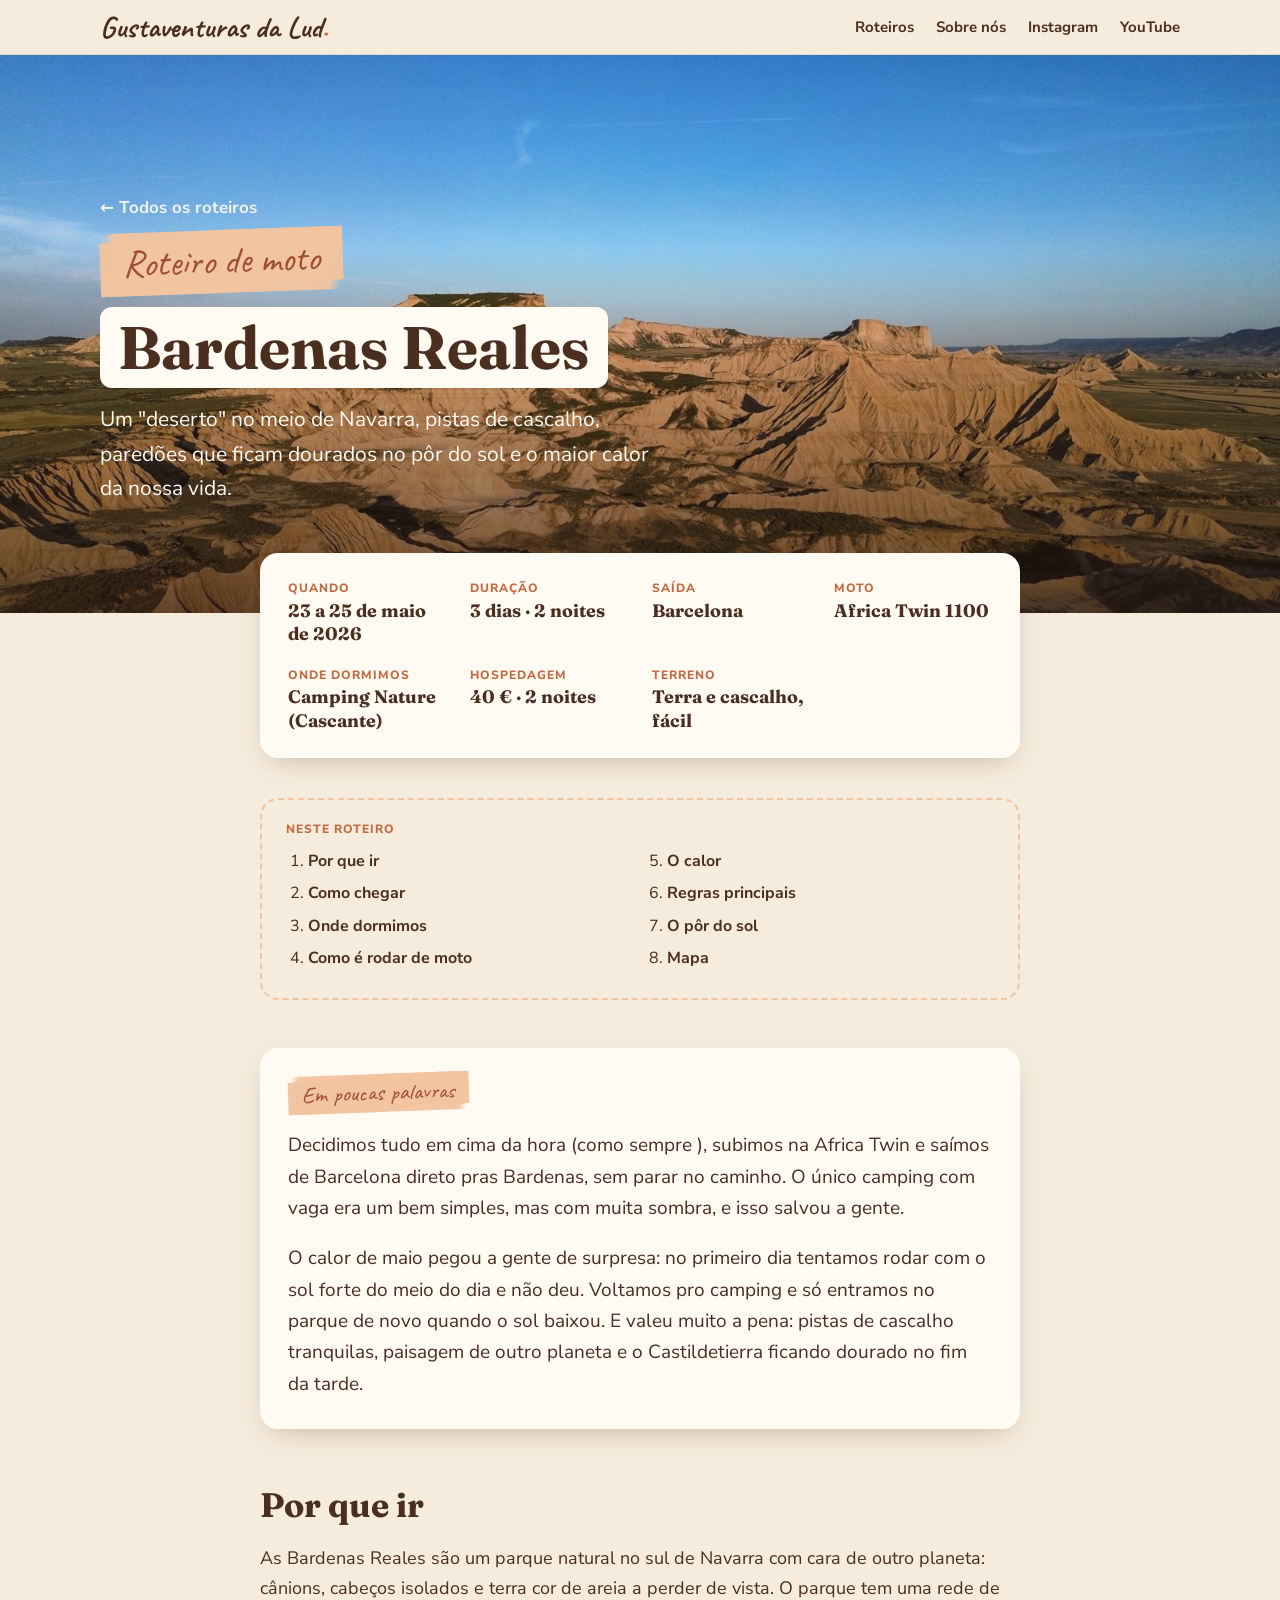
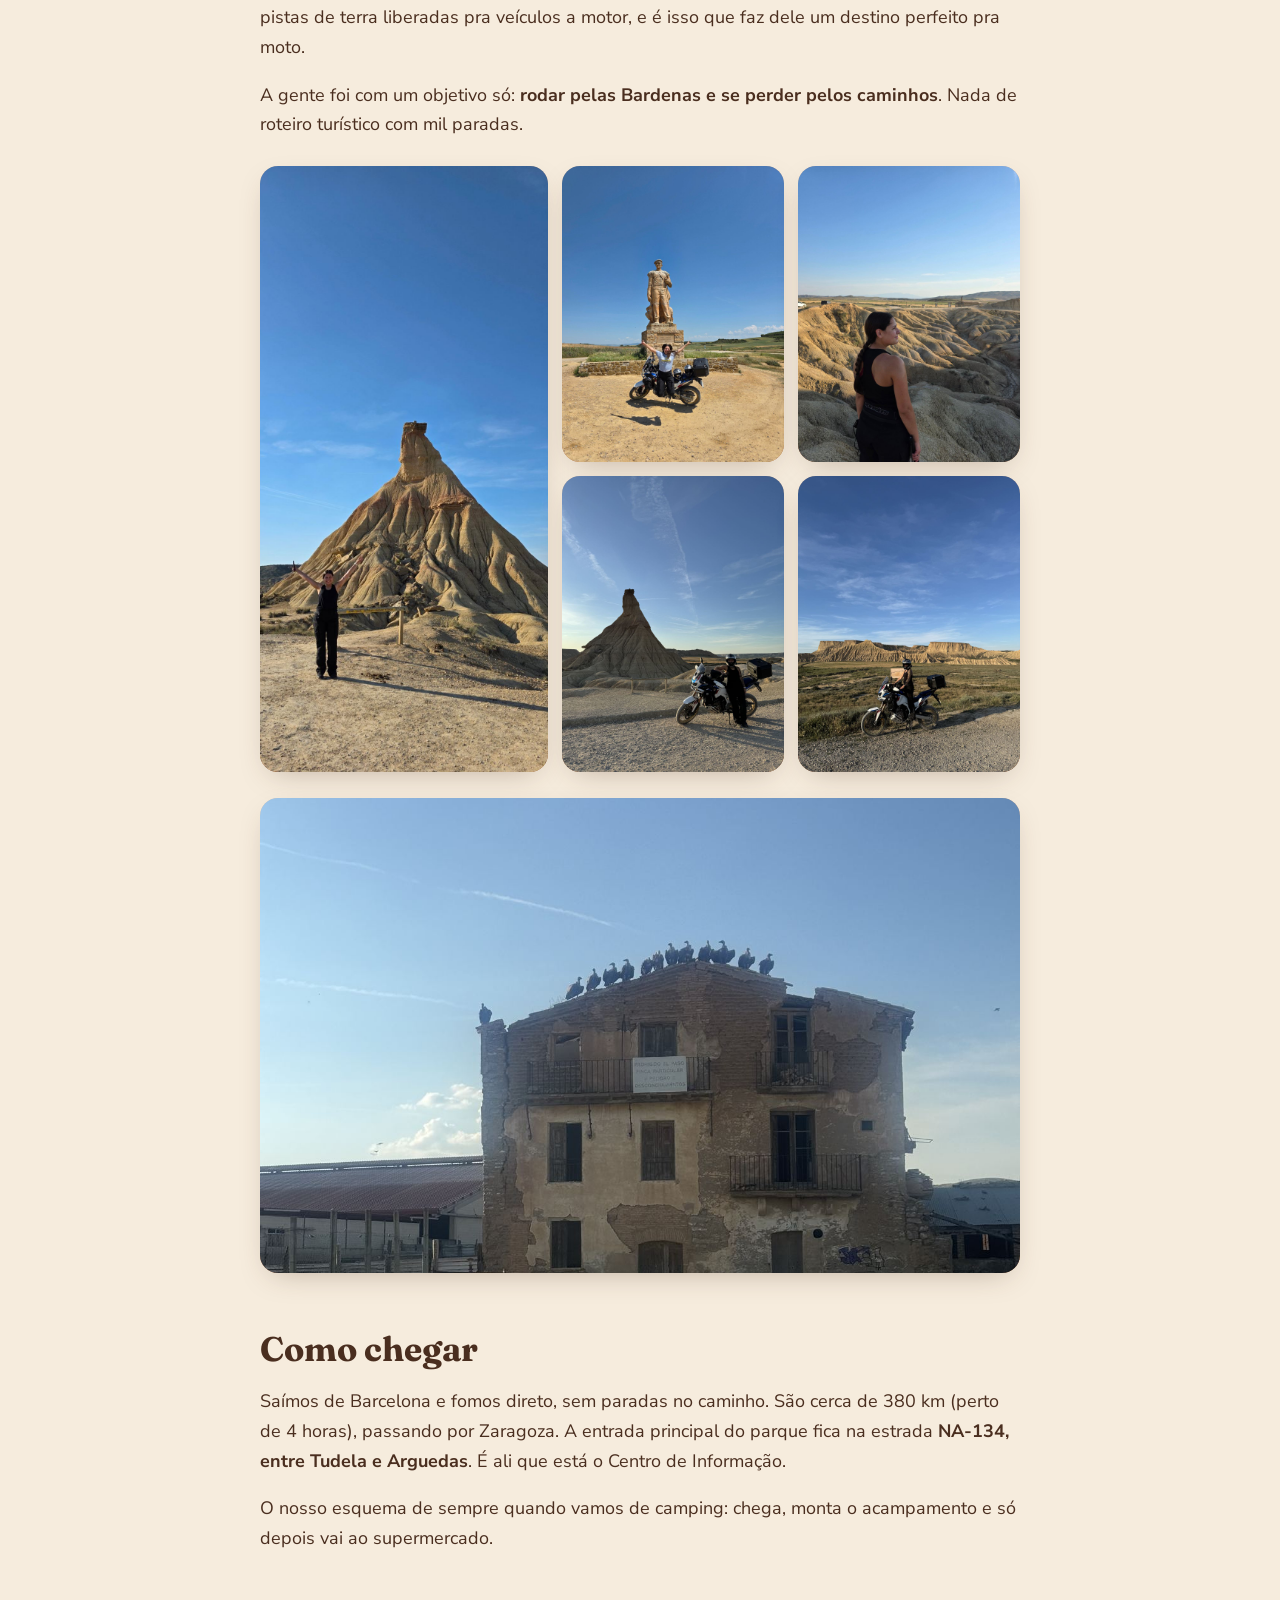
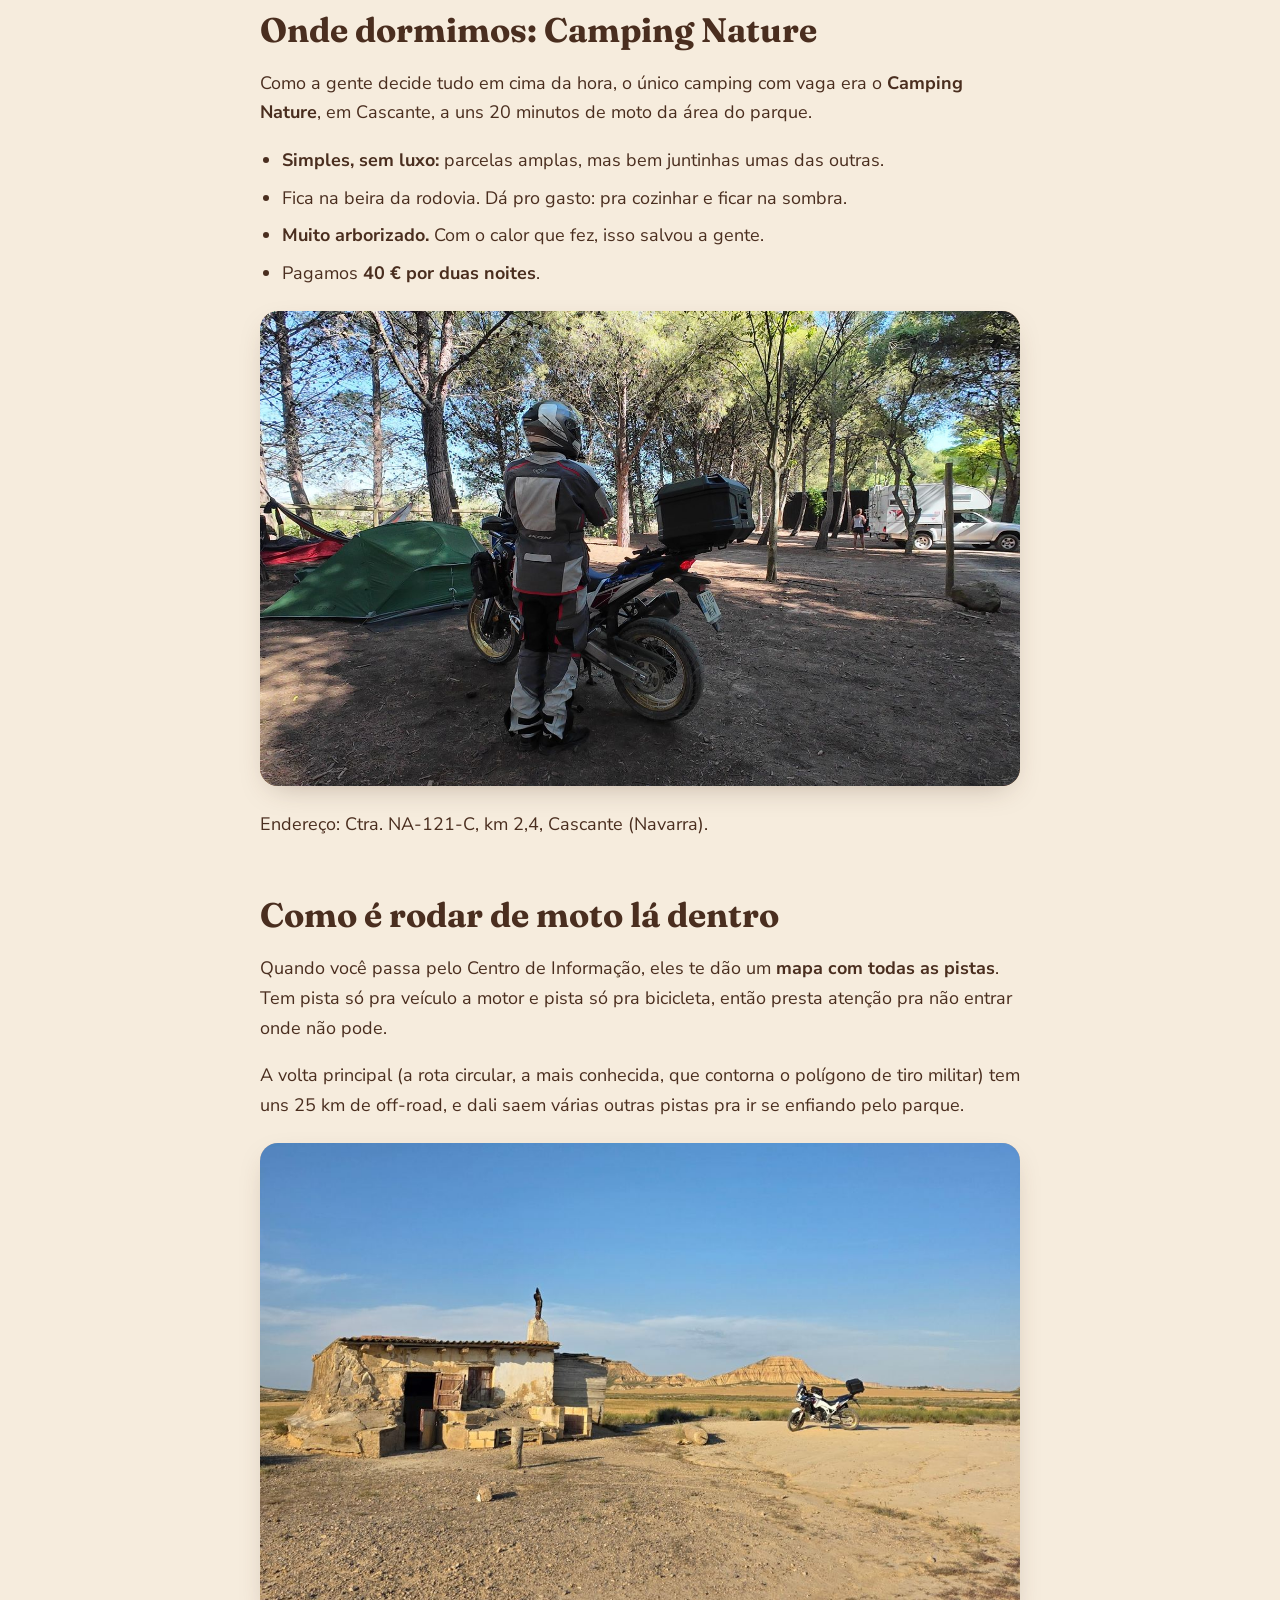
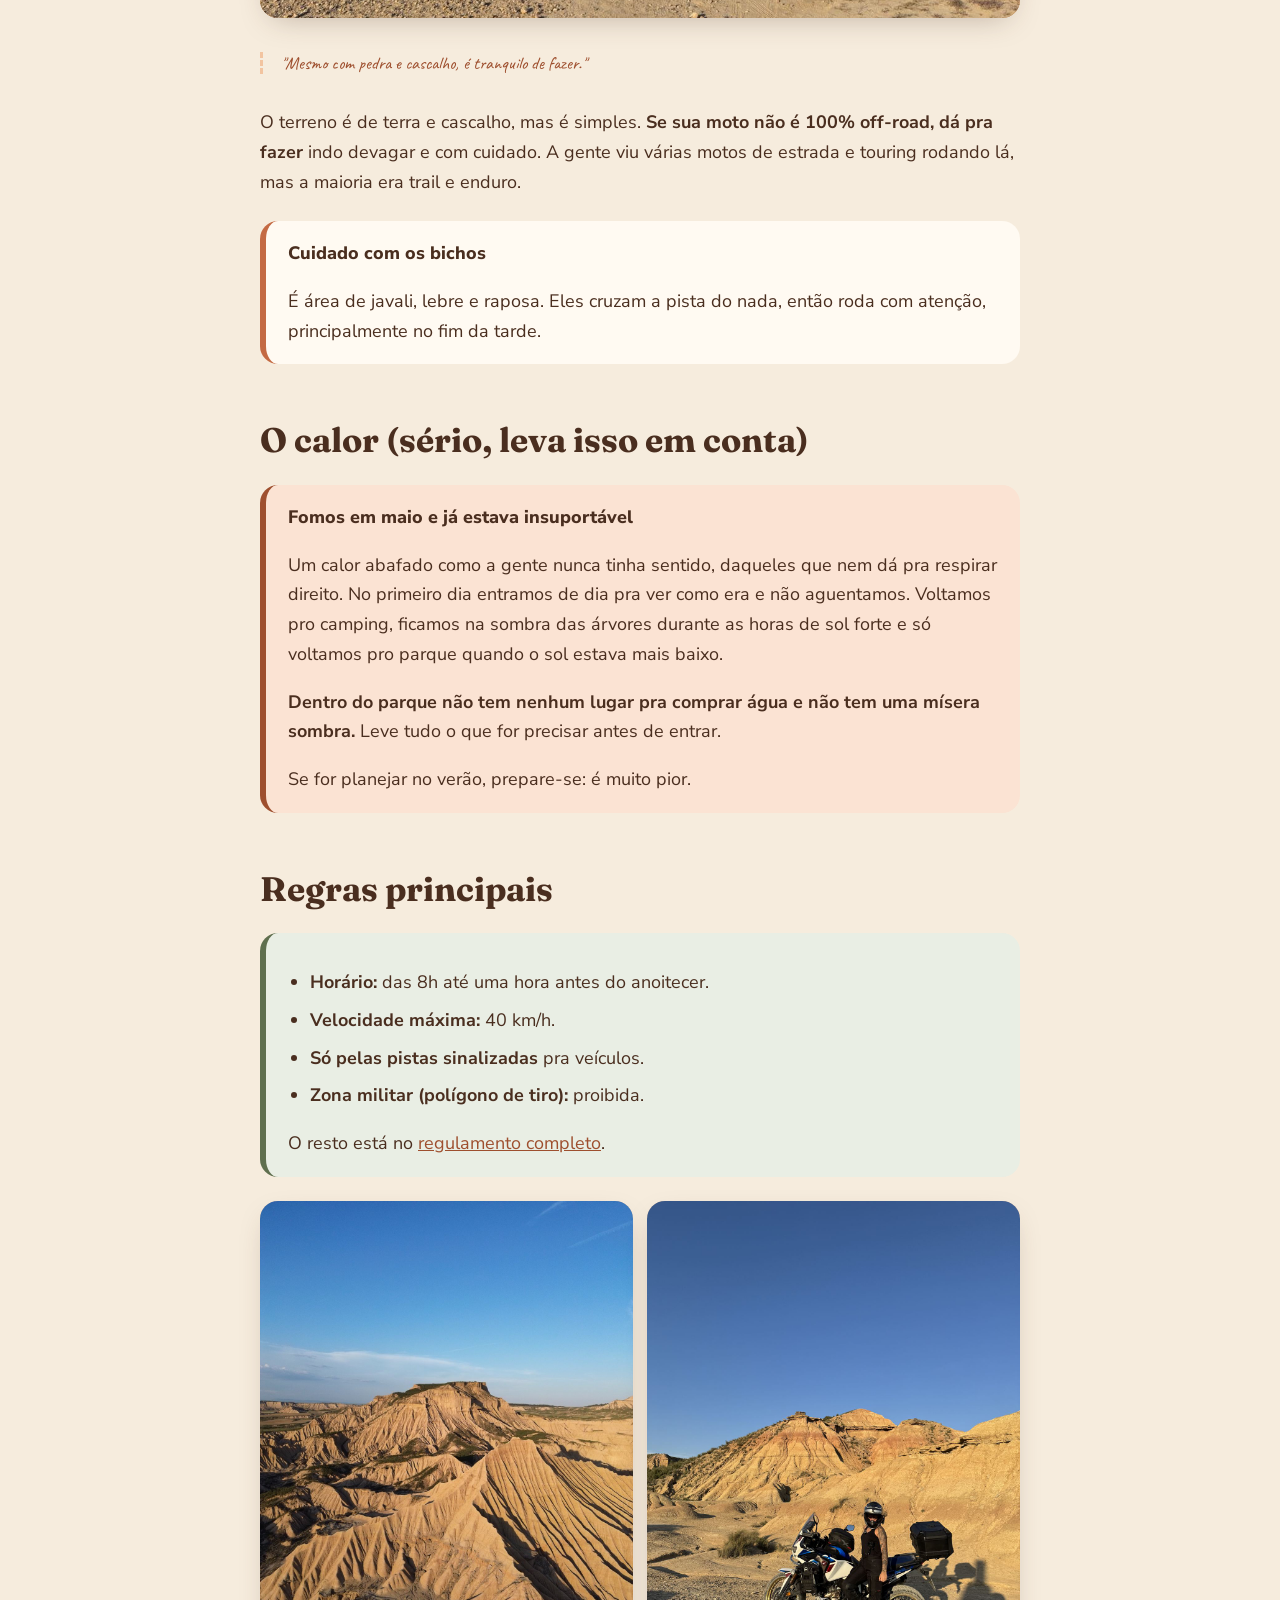
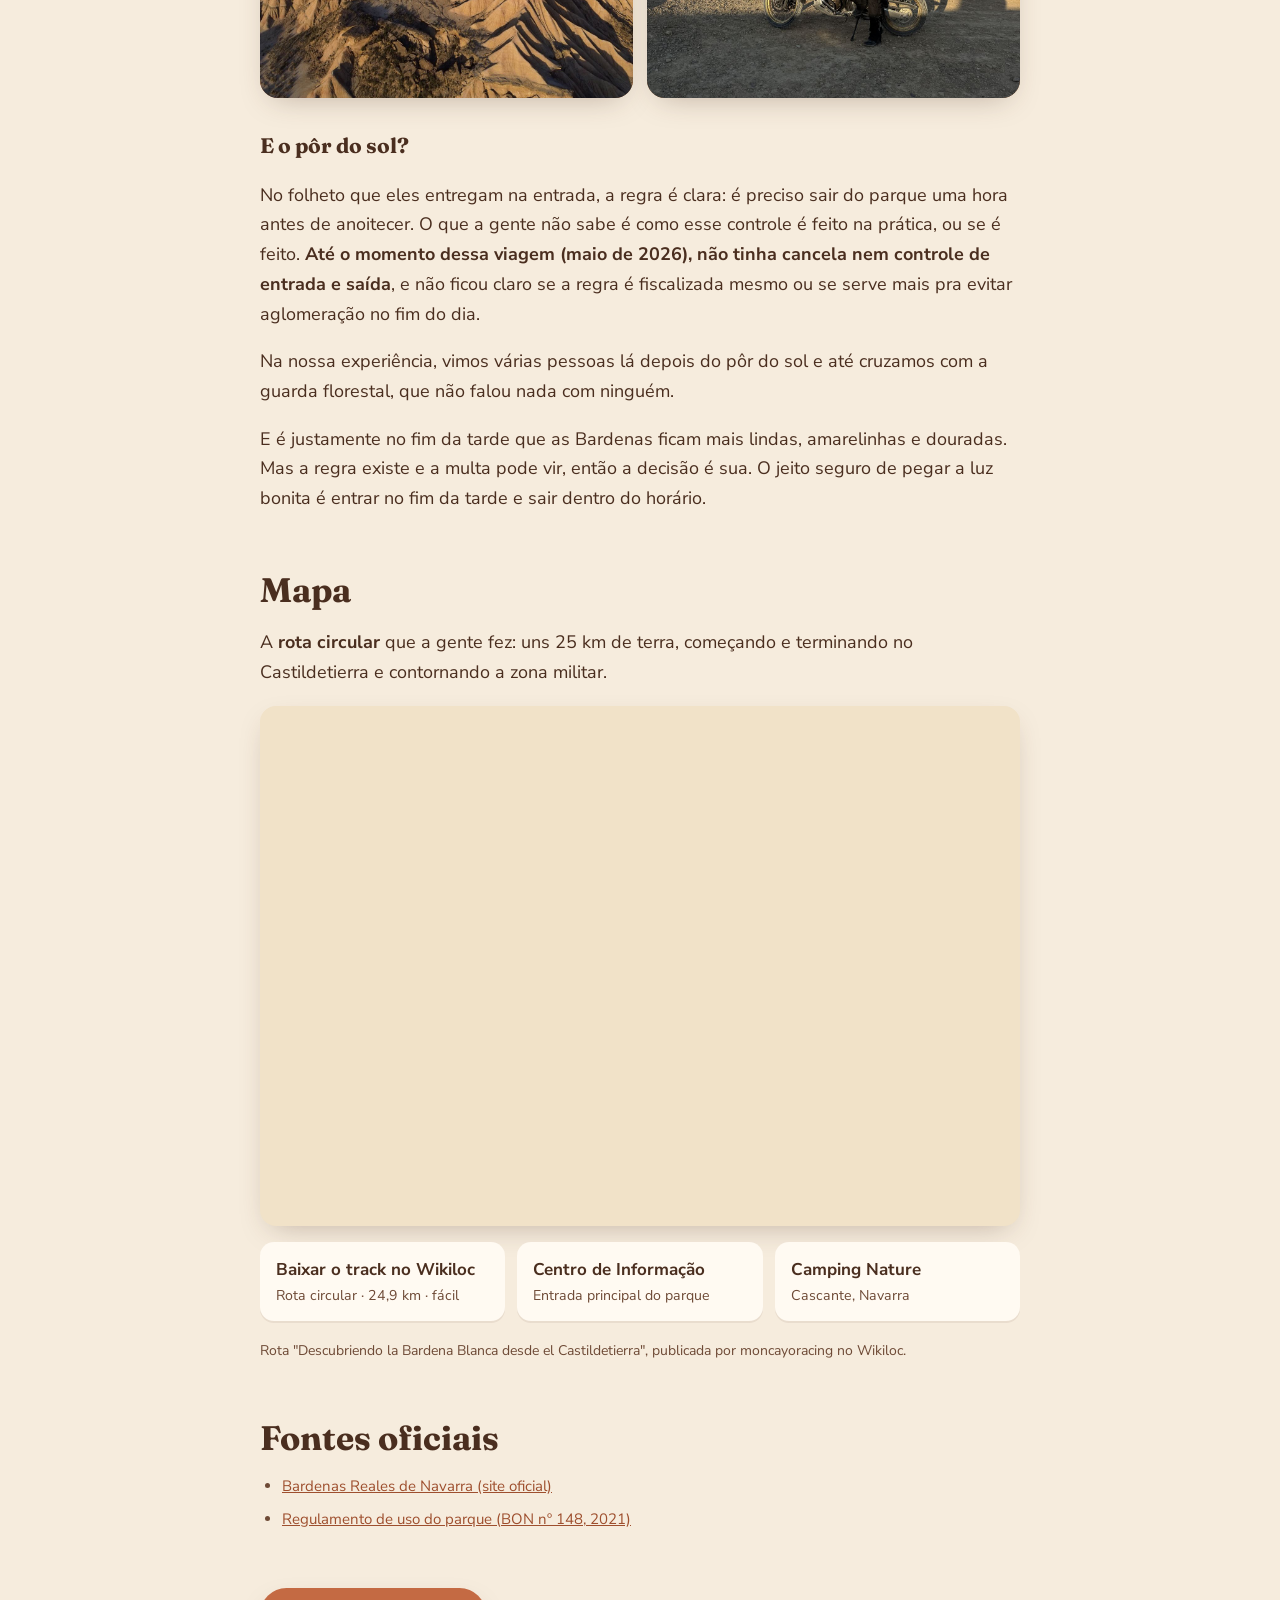
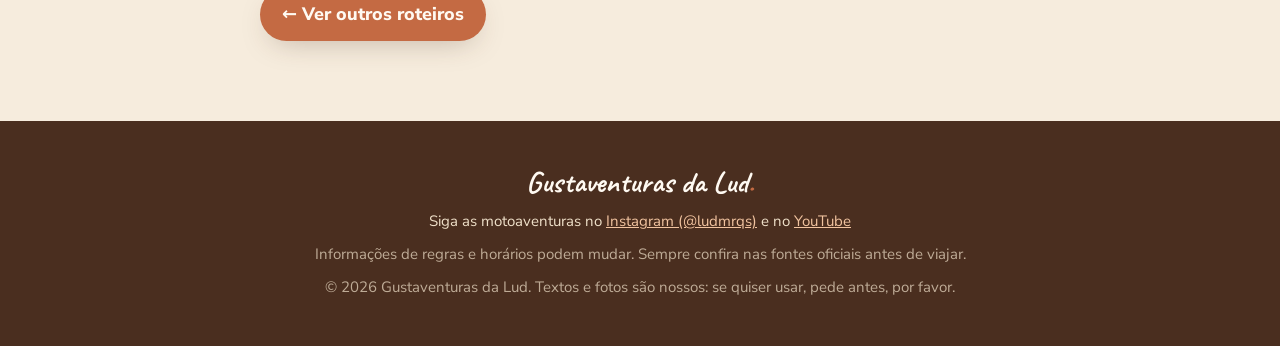
<file: roteiros/bardenas-reales.html>
<!DOCTYPE html>
<html lang="pt-BR">
<head>
 <meta charset="utf-8">
 <meta name="viewport" content="width=device-width, initial-scale=1">
 <title>Bardenas Reales de moto · Gustaventuras da Lud</title>
 <meta name="description" content="Roteiro de moto pelas Bardenas Reales (Navarra): onde acampar, como funcionam as pistas, horários, regras oficiais e o calor de maio.">
 <link rel="canonical" href="https://gustaventurasdalud.com/roteiros/bardenas-reales.html">
 <meta property="og:site_name" content="Gustaventuras da Lud">
 <meta property="og:title" content="Bardenas Reales de moto · Gustaventuras da Lud">
 <meta property="og:description" content="Roteiro de moto pelas Bardenas Reales (Navarra): onde acampar, como funcionam as pistas, horários, regras oficiais e o calor de maio.">
 <meta property="og:type" content="website">
 <meta property="og:url" content="https://gustaventurasdalud.com/roteiros/bardenas-reales.html">
 <meta property="og:image" content="https://gustaventurasdalud.com/assets/fotos/bardenas-drone-panorama.jpg">
 <meta property="og:locale" content="pt_BR">
 <link rel="preconnect" href="https://fonts.googleapis.com">
 <link rel="preconnect" href="https://fonts.gstatic.com" crossorigin>
 <link href="https://fonts.googleapis.com/css2?family=Caveat:wght@600;700&family=Fraunces:opsz,wght@9..144,600;9..144,700&family=Nunito+Sans:wght@400;700;800;900&display=swap" rel="stylesheet">
 <link rel="stylesheet" href="../assets/style.css">
 <script>
  if ('scrollRestoration' in history) history.scrollRestoration = 'manual';
  window.addEventListener('load', function () {
   if (!location.hash) {
    window.scrollTo(0, 0);
    try { document.documentElement.scrollIntoView({ block: 'start' }); } catch (e) {}
   }
  });
 </script>
</head>
<body>

<header class="topo">
 <div class="container">
  <a class="logo" href="../index.html">Gustaventuras da Lud<span>.</span></a>
  <nav class="menu">
   <a href="../index.html#roteiros">Roteiros</a>
   <a href="../index.html#sobre">Sobre nós</a>
   <a href="https://www.instagram.com/ludmrqs/" target="_blank" rel="noopener">Instagram</a>
   <a href="https://www.youtube.com/channel/UCNSCRL_kDQO0_r5N88EQWMQ" target="_blank" rel="noopener">YouTube</a>
  </nav>
 </div>
</header>

<section class="hero roteiro-hero" style="padding:0">
 <div class="paisagem foto-fundo" aria-hidden="true">
  <img src="../assets/fotos/bardenas-drone-panorama.jpg" alt="" style="object-position:50% 60%">
 </div>
 <div class="container conteudo">
  <a class="voltar" href="../index.html#roteiros">← Todos os roteiros</a><br>
  <span class="pincelada">Roteiro de moto</span>
  <h1><span class="caixinha">Bardenas Reales</span></h1>
  <p class="lead">Um "deserto" no meio de Navarra, pistas de cascalho, paredões que ficam dourados no pôr do sol e o maior calor da nossa vida.</p>
 </div>
</section>

<div class="estreito">
 <div class="resumo">
  <div><small>Quando</small><b>23 a 25 de maio de 2026</b></div>
  <div><small>Duração</small><b>3 dias · 2 noites</b></div>
  <div><small>Saída</small><b>Barcelona</b></div>
  <div><small>Moto</small><b>Africa Twin 1100</b></div>
  <div><small>Onde dormimos</small><b>Camping Nature (Cascante)</b></div>
  <div><small>Hospedagem</small><b>40 € · 2 noites</b></div>
  <div><small>Terreno</small><b>Terra e cascalho, fácil</b></div>
 </div>
</div>

<article class="estreito artigo">

 <nav class="indice" aria-label="Índice do roteiro">
  <small>Neste roteiro</small>
  <ol>
   <li><a href="#por-que-ir">Por que ir</a></li>
   <li><a href="#como-chegar">Como chegar</a></li>
   <li><a href="#onde-dormimos">Onde dormimos</a></li>
   <li><a href="#rodar-de-moto">Como é rodar de moto</a></li>
   <li><a href="#calor">O calor</a></li>
   <li><a href="#regras">Regras principais</a></li>
   <li><a href="#por-do-sol">O pôr do sol</a></li>
   <li><a href="#mapa">Mapa</a></li>
  </ol>
 </nav>

 <section class="em-resumo">
  <span class="pincelada">Em poucas palavras</span>
  <p>Decidimos tudo em cima da hora (como sempre ), subimos na Africa Twin e saímos de Barcelona direto pras Bardenas, sem parar no caminho. O único camping com vaga era um bem simples, mas com muita sombra, e isso salvou a gente.</p>
  <p>O calor de maio pegou a gente de surpresa: no primeiro dia tentamos rodar com o sol forte do meio do dia e não deu. Voltamos pro camping e só entramos no parque de novo quando o sol baixou. E valeu muito a pena: pistas de cascalho tranquilas, paisagem de outro planeta e o Castildetierra ficando dourado no fim da tarde.</p>
 </section>

 <h2 id="por-que-ir">Por que ir</h2>
 <p>As Bardenas Reales são um parque natural no sul de Navarra com cara de outro planeta: cânions, cabeços isolados e terra cor de areia a perder de vista. O parque tem uma rede de pistas de terra liberadas pra veículos a motor, e é isso que faz dele um destino perfeito pra moto.</p>
 <p>A gente foi com um objetivo só: <strong>rodar pelas Bardenas e se perder pelos caminhos</strong>. Nada de roteiro turístico com mil paradas.</p>

 <div class="galeria galeria-3">
  <div class="foto destaque"><img src="../assets/fotos/bardenas-lud-castildetierra.jpg" alt="Lud com os braços pra cima em frente ao Castildetierra" loading="lazy"></div>
  <div class="foto"><img src="../assets/fotos/bardenas-lud-pastor.jpg" alt="Lud pulando ao lado da moto, em frente à estátua do Pastor Bardenero" loading="lazy" style="object-position:50% 75%"></div>
  <div class="foto"><img src="../assets/fotos/bardenas-lud-perfil.jpg" alt="Lud olhando a paisagem das Bardenas no fim da tarde" loading="lazy" style="object-position:50% 70%"></div>
  <div class="foto"><img src="../assets/fotos/bardenas-moto-castildetierra.jpg" alt="Lud e a Africa Twin em frente ao Castildetierra" loading="lazy" style="object-position:50% 60%"></div>
  <div class="foto"><img src="../assets/fotos/bardenas-lud-moto-pista.jpg" alt="Lud na moto, na pista, com os paredões ao fundo" loading="lazy" style="object-position:50% 65%"></div>
 </div>

 <div class="foto foto-larga"><img src="../assets/fotos/bardenas-casa-antiga.jpg" alt="Casa antiga abandonada nas Bardenas Reales, com pássaros no telhado" loading="lazy" style="object-position:50% 45%"></div>

 <h2 id="como-chegar">Como chegar</h2>
 <p>Saímos de Barcelona e fomos direto, sem paradas no caminho. São cerca de 380 km (perto de 4 horas), passando por Zaragoza. A entrada principal do parque fica na estrada <strong>NA-134, entre Tudela e Arguedas</strong>. É ali que está o Centro de Informação.</p>
 <p>O nosso esquema de sempre quando vamos de camping: chega, monta o acampamento e só depois vai ao supermercado.</p>

 <h2 id="onde-dormimos">Onde dormimos: Camping Nature</h2>
 <p>Como a gente decide tudo em cima da hora, o único camping com vaga era o <strong>Camping Nature</strong>, em Cascante, a uns 20 minutos de moto da área do parque.</p>
 <ul>
  <li><strong>Simples, sem luxo:</strong> parcelas amplas, mas bem juntinhas umas das outras.</li>
  <li>Fica na beira da rodovia. Dá pro gasto: pra cozinhar e ficar na sombra.</li>
  <li><strong>Muito arborizado.</strong> Com o calor que fez, isso salvou a gente.</li>
  <li>Pagamos <strong>40 € por duas noites</strong>.</li>
 </ul>
 <div class="foto foto-larga"><img src="../assets/fotos/bardenas-camping.jpg" alt="A barraca montada debaixo das árvores no Camping Nature, com a Africa Twin ao lado" loading="lazy" style="object-position:50% 60%"></div>
 <p>Endereço: Ctra. NA-121-C, km 2,4, Cascante (Navarra).</p>

 <h2 id="rodar-de-moto">Como é rodar de moto lá dentro</h2>
 <p>Quando você passa pelo Centro de Informação, eles te dão um <strong>mapa com todas as pistas</strong>. Tem pista só pra veículo a motor e pista só pra bicicleta, então presta atenção pra não entrar onde não pode.</p>
 <p>A volta principal (a rota circular, a mais conhecida, que contorna o polígono de tiro militar) tem uns 25 km de off-road, e dali saem várias outras pistas pra ir se enfiando pelo parque.</p>

 <div class="foto foto-larga"><img src="../assets/fotos/bardenas-cabana-moto.jpg" alt="A Africa Twin estacionada ao lado de uma cabana de pastores, com os cabeços ao fundo" loading="lazy" style="object-position:50% 82%"></div>

 <p class="citacao">"Mesmo com pedra e cascalho, é tranquilo de fazer."</p>

 <p>O terreno é de terra e cascalho, mas é simples. <strong>Se sua moto não é 100% off-road, dá pra fazer</strong> indo devagar e com cuidado. A gente viu várias motos de estrada e touring rodando lá, mas a maioria era trail e enduro.</p>

 <div class="nota">
  <p class="titulo-nota">Cuidado com os bichos</p>
  <p>É área de javali, lebre e raposa. Eles cruzam a pista do nada, então roda com atenção, principalmente no fim da tarde.</p>
 </div>

 <h2 id="calor">O calor (sério, leva isso em conta)</h2>
 <div class="nota alerta">
  <p class="titulo-nota">Fomos em maio e já estava insuportável</p>
  <p>Um calor abafado como a gente nunca tinha sentido, daqueles que nem dá pra respirar direito. No primeiro dia entramos de dia pra ver como era e não aguentamos. Voltamos pro camping, ficamos na sombra das árvores durante as horas de sol forte e só voltamos pro parque quando o sol estava mais baixo.</p>
  <p><strong>Dentro do parque não tem nenhum lugar pra comprar água e não tem uma mísera sombra.</strong> Leve tudo o que for precisar antes de entrar.</p>
  <p>Se for planejar no verão, prepare-se: é muito pior.</p>
 </div>

 <h2 id="regras">Regras principais</h2>
 <div class="nota oficial">
  <ul>
   <li><strong>Horário:</strong> das 8h até uma hora antes do anoitecer.</li>
   <li><strong>Velocidade máxima:</strong> 40 km/h.</li>
   <li><strong>Só pelas pistas sinalizadas</strong> pra veículos.</li>
   <li><strong>Zona militar (polígono de tiro):</strong> proibida.</li>
  </ul>
  <p>O resto está no <a href="https://bardenasreales.es/wp-content/uploads/2021/06/BON-N-148-25-de-junio-de-2021-Ordenanza-Normativa-de-Usos-del-PORN.pdf" target="_blank" rel="noopener">regulamento completo</a>.</p>
 </div>

 <div class="fotos-duas">
  <div class="foto"><img src="../assets/fotos/bardenas-drone-vertical.jpg" alt="Vista aérea das Bardenas no fim da tarde" loading="lazy"></div>
  <div class="foto"><img src="../assets/fotos/bardenas-lud-moto-paredoes.jpg" alt="Lud ao lado da moto com os paredões dourados no fim da tarde" loading="lazy" style="object-position:50% 65%"></div>
 </div>

 <h3 id="por-do-sol">E o pôr do sol?</h3>
 <p>No folheto que eles entregam na entrada, a regra é clara: é preciso sair do parque uma hora antes de anoitecer. O que a gente não sabe é como esse controle é feito na prática, ou se é feito. <strong>Até o momento dessa viagem (maio de 2026), não tinha cancela nem controle de entrada e saída</strong>, e não ficou claro se a regra é fiscalizada mesmo ou se serve mais pra evitar aglomeração no fim do dia.</p>
 <p>Na nossa experiência, vimos várias pessoas lá depois do pôr do sol e até cruzamos com a guarda florestal, que não falou nada com ninguém.</p>
 <p>E é justamente no fim da tarde que as Bardenas ficam mais lindas, amarelinhas e douradas. Mas a regra existe e a multa pode vir, então a decisão é sua. O jeito seguro de pegar a luz bonita é entrar no fim da tarde e sair dentro do horário.</p>

 <h2 id="mapa">Mapa</h2>
 <p>A <strong>rota circular</strong> que a gente fez: uns 25 km de terra, começando e terminando no Castildetierra e contornando a zona militar.</p>
 <div class="track">
  <iframe class="wikiloc" src="https://www.wikiloc.com/wikiloc/embedv2.do?id=178901515&amp;elevation=on&amp;images=off&amp;maptype=H" title="Rota circular pelas Bardenas Reales no Wikiloc" loading="lazy" frameborder="0" scrolling="no"></iframe>
 </div>
 <div class="links-mapa">
  <a href="https://www.wikiloc.com/car-trails/ruta-circular-ruta-por-la-bardena-blanca-desde-el-castildetierra-178901515" target="_blank" rel="noopener">Baixar o track no Wikiloc<small>Rota circular · 24,9 km · fácil</small></a>
  <a href="https://www.google.com/maps/search/?api=1&query=Centro+de+Informaci%C3%B3n+Bardenas+Reales" target="_blank" rel="noopener">Centro de Informação<small>Entrada principal do parque</small></a>
  <a href="https://www.google.com/maps/search/?api=1&query=Camping+Nature+Cascante+Navarra" target="_blank" rel="noopener">Camping Nature<small>Cascante, Navarra</small></a>
 </div>
 <p class="miudo">Rota "Descubriendo la Bardena Blanca desde el Castildetierra", publicada por moncayoracing no Wikiloc.</p>

 <h2>Fontes oficiais</h2>
 <ul class="fontes">
  <li><a href="https://bardenasreales.es/" target="_blank" rel="noopener">Bardenas Reales de Navarra (site oficial)</a></li>
  <li><a href="https://bardenasreales.es/wp-content/uploads/2021/06/BON-N-148-25-de-junio-de-2021-Ordenanza-Normativa-de-Usos-del-PORN.pdf" target="_blank" rel="noopener">Regulamento de uso do parque (BON nº 148, 2021)</a></li>
 </ul>

 <p style="margin:56px 0 80px"><a class="botao" href="../index.html#roteiros">← Ver outros roteiros</a></p>
</article>

<footer class="rodape">
 <div class="container">
  <a class="logo" href="../index.html">Gustaventuras da Lud<span>.</span></a>
  <p>Siga as motoaventuras no <a href="https://www.instagram.com/ludmrqs/" target="_blank" rel="noopener">Instagram (@ludmrqs)</a> e no <a href="https://www.youtube.com/channel/UCNSCRL_kDQO0_r5N88EQWMQ" target="_blank" rel="noopener">YouTube</a></p>
  <p style="opacity:.7">Informações de regras e horários podem mudar. Sempre confira nas fontes oficiais antes de viajar.</p>
  <p style="opacity:.7">© 2026 Gustaventuras da Lud. Textos e fotos são nossos: se quiser usar, pede antes, por favor.</p>
 </div>
</footer>

</body>
</html>
</file>
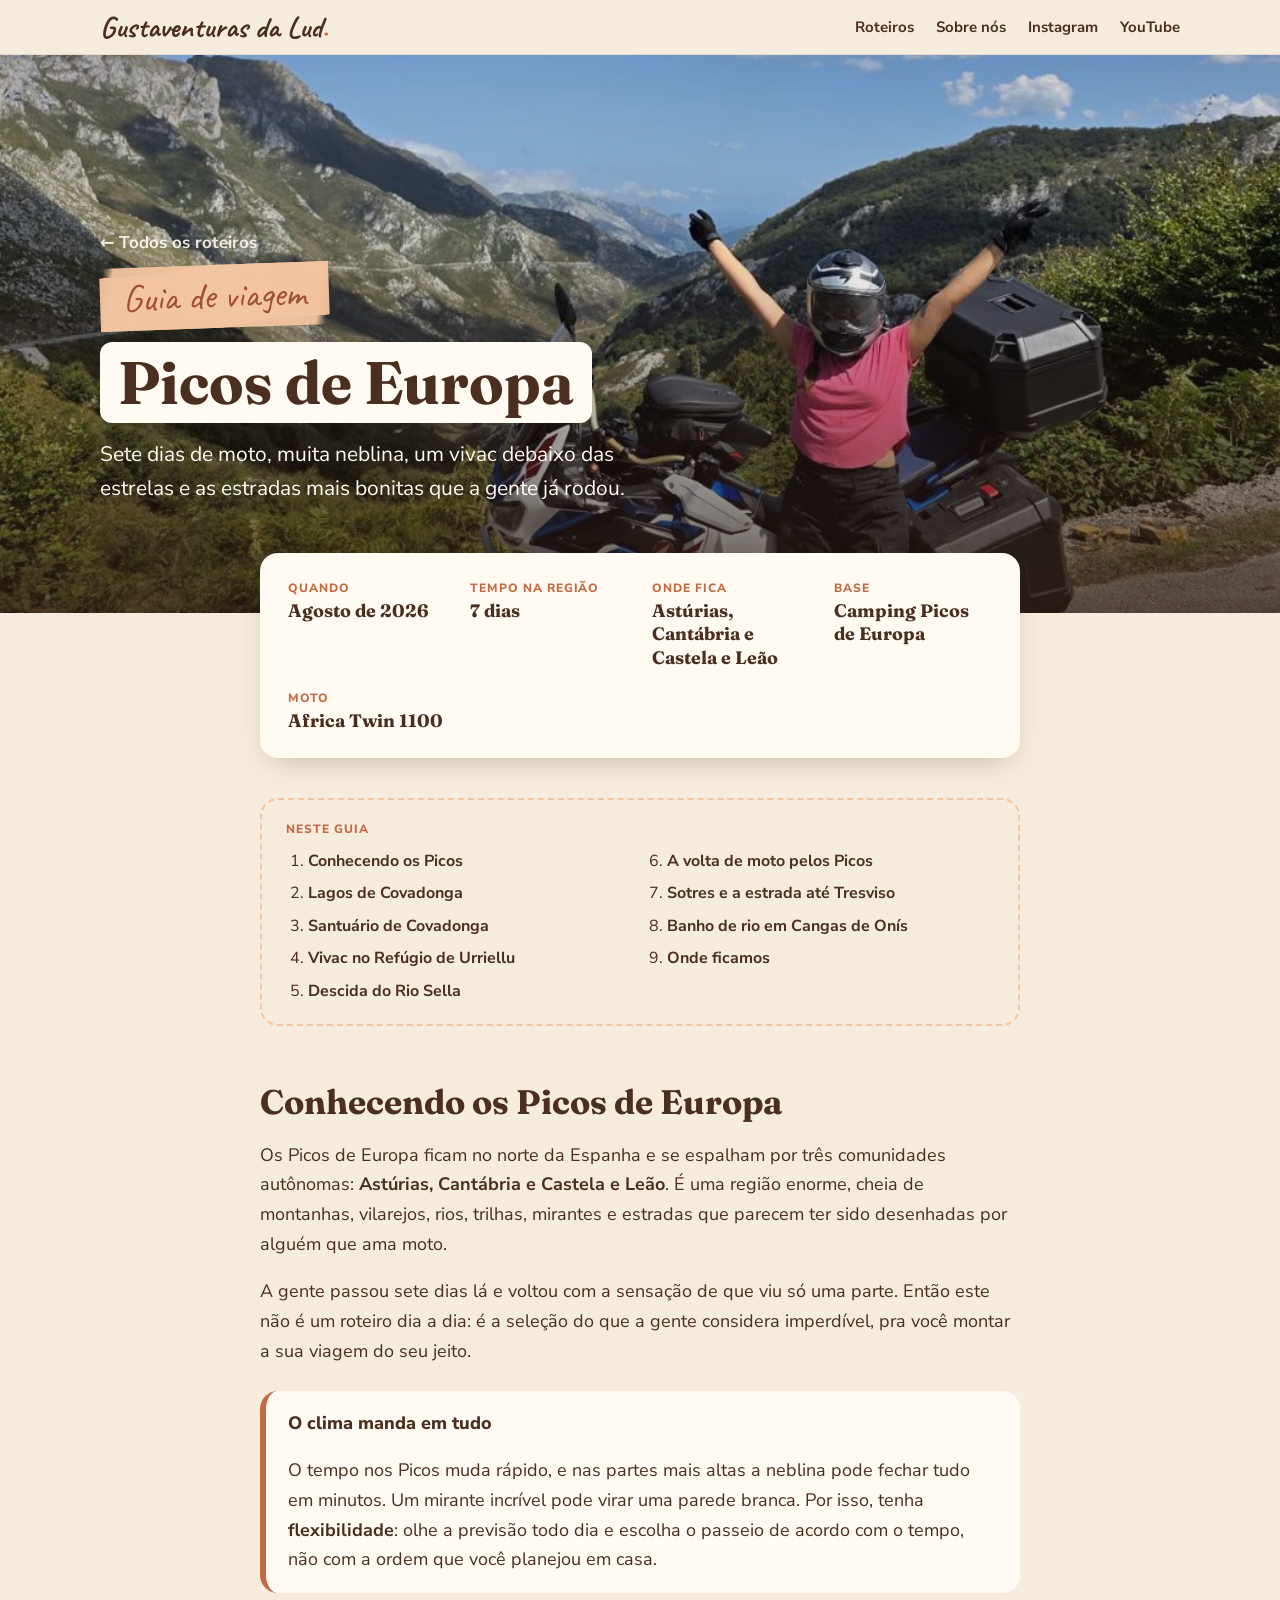
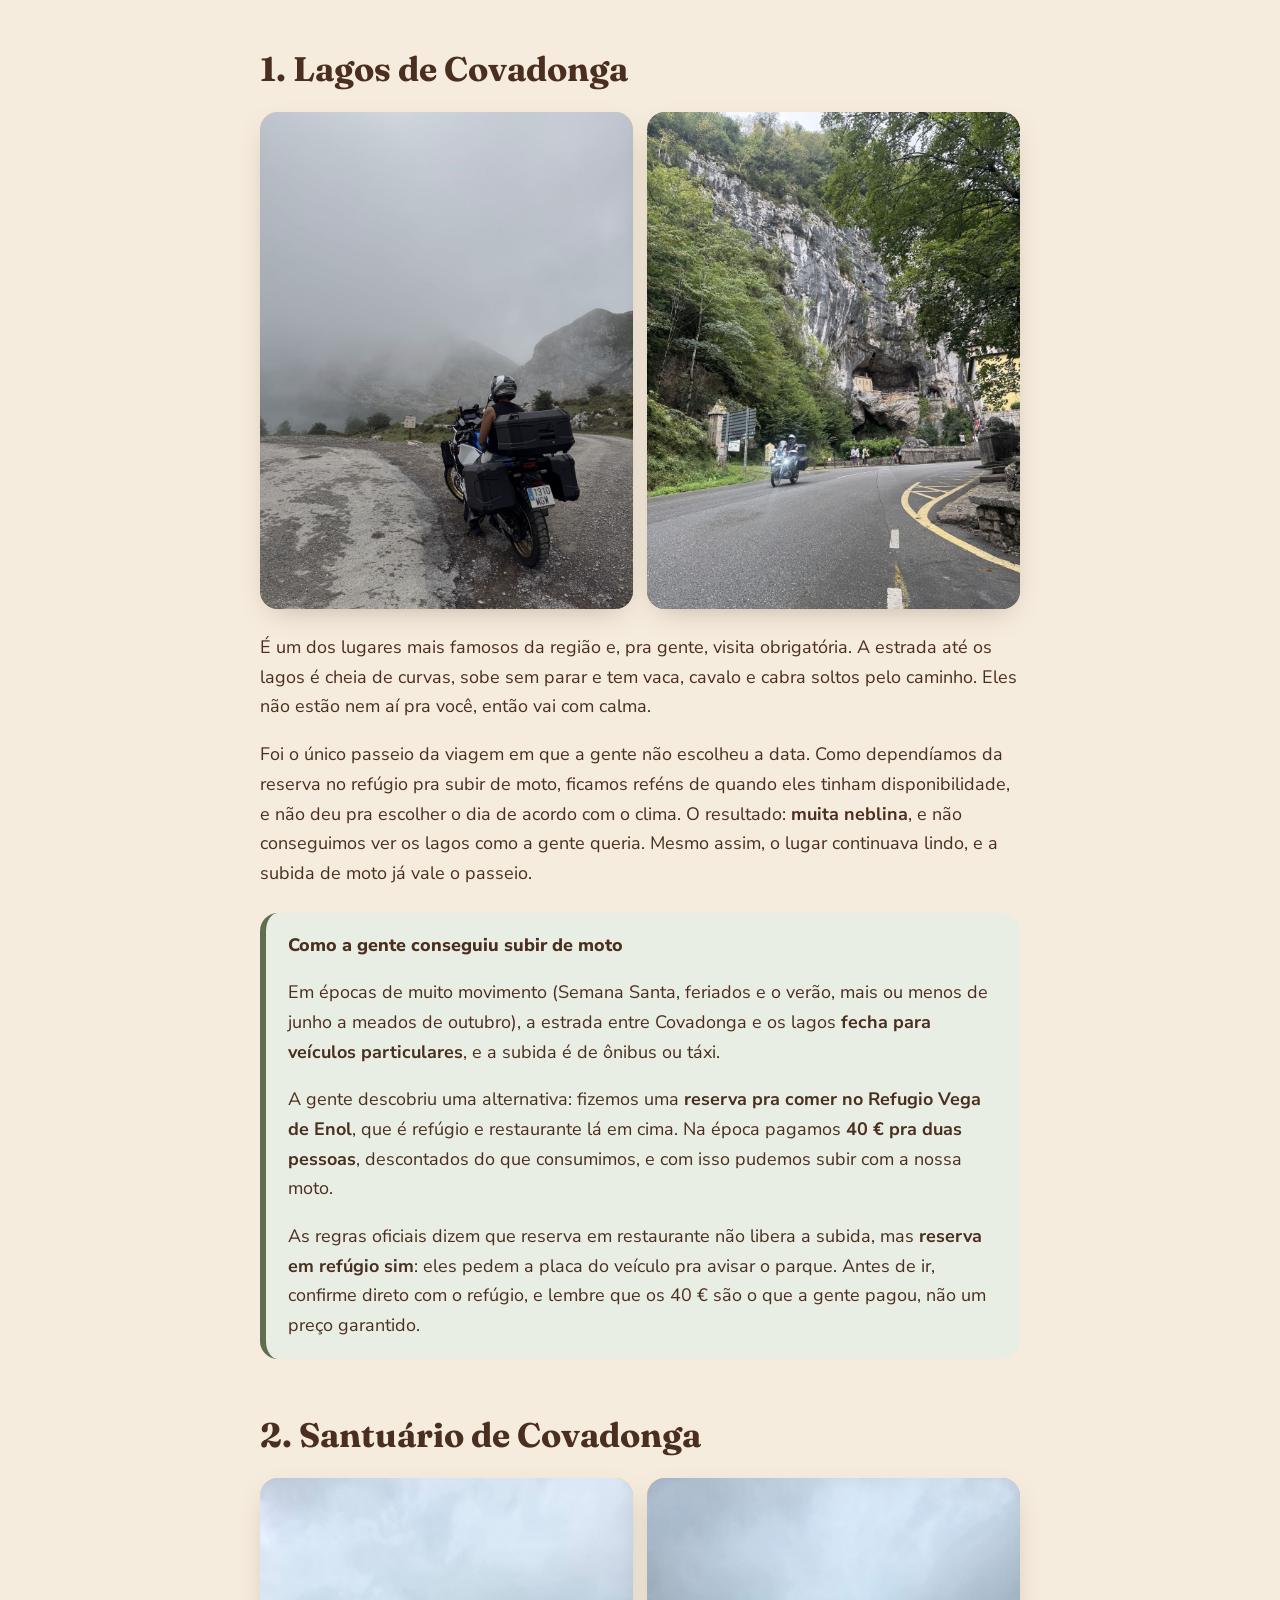
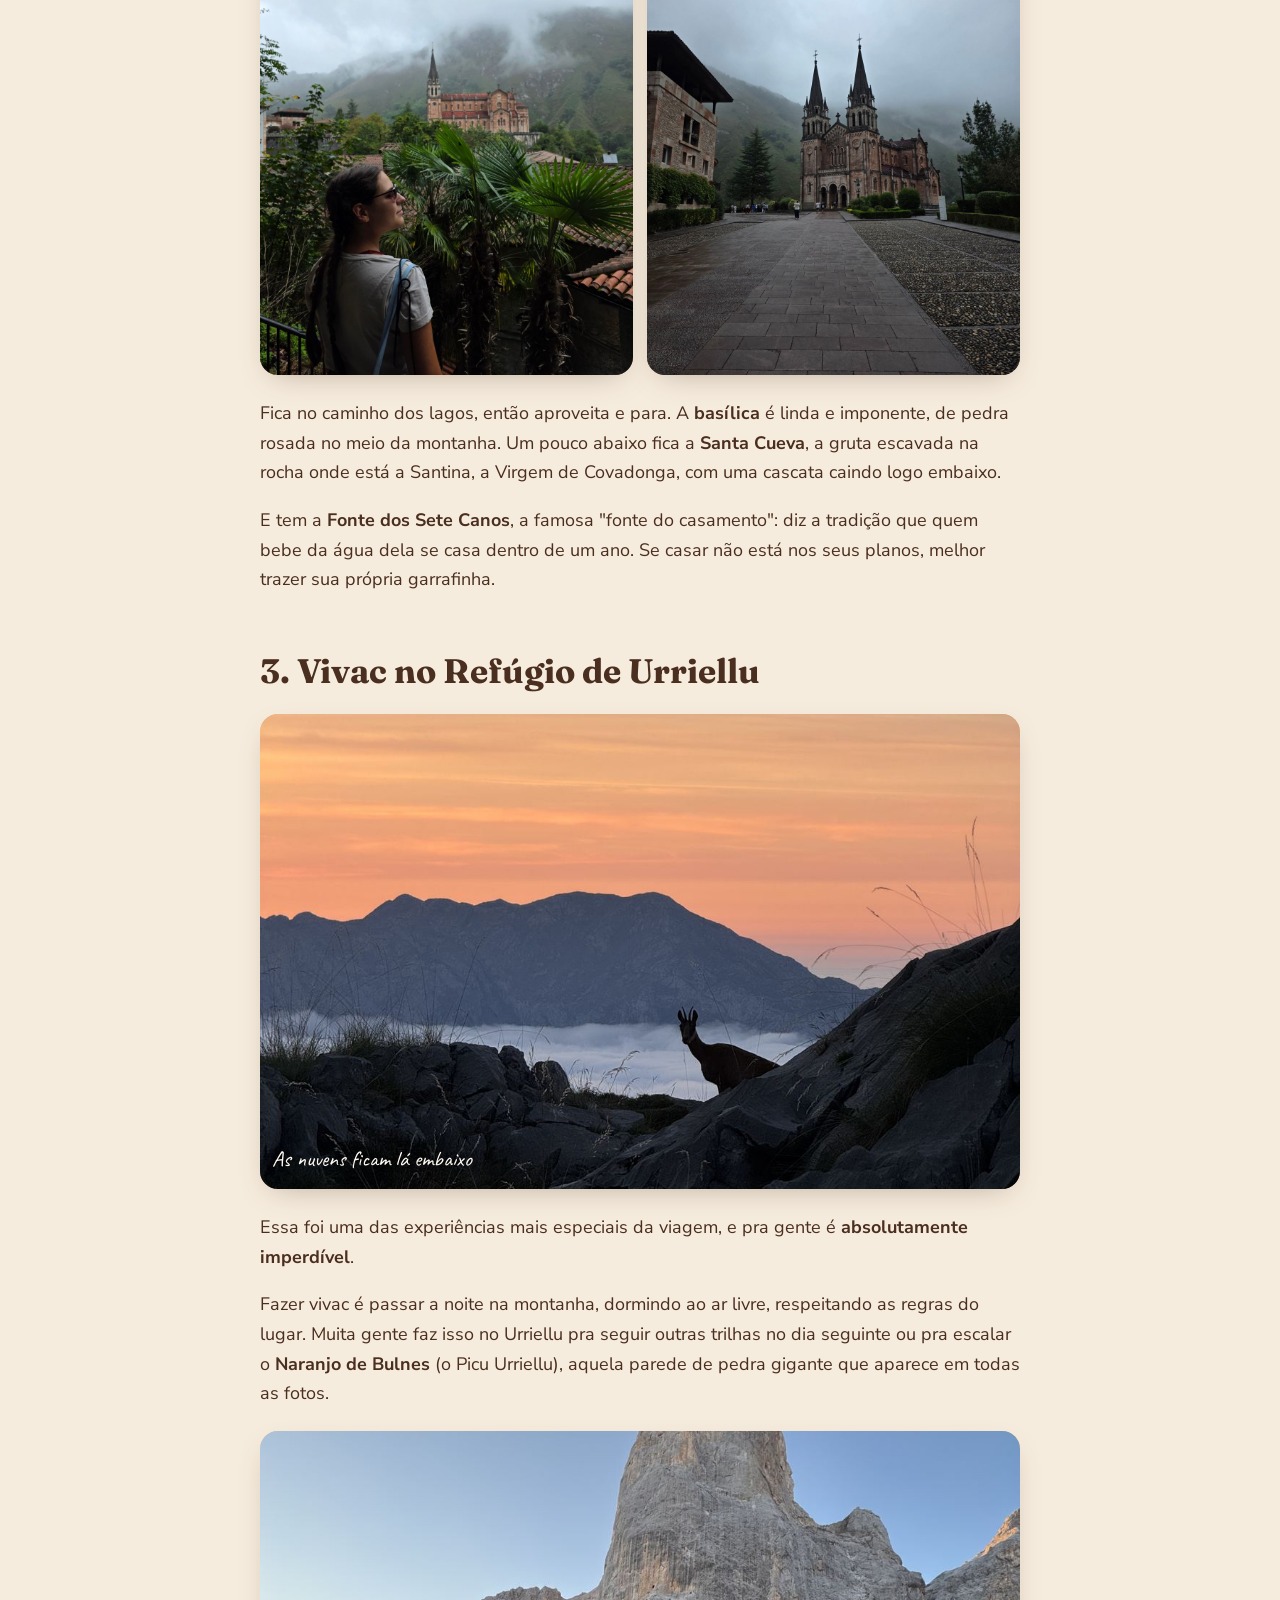
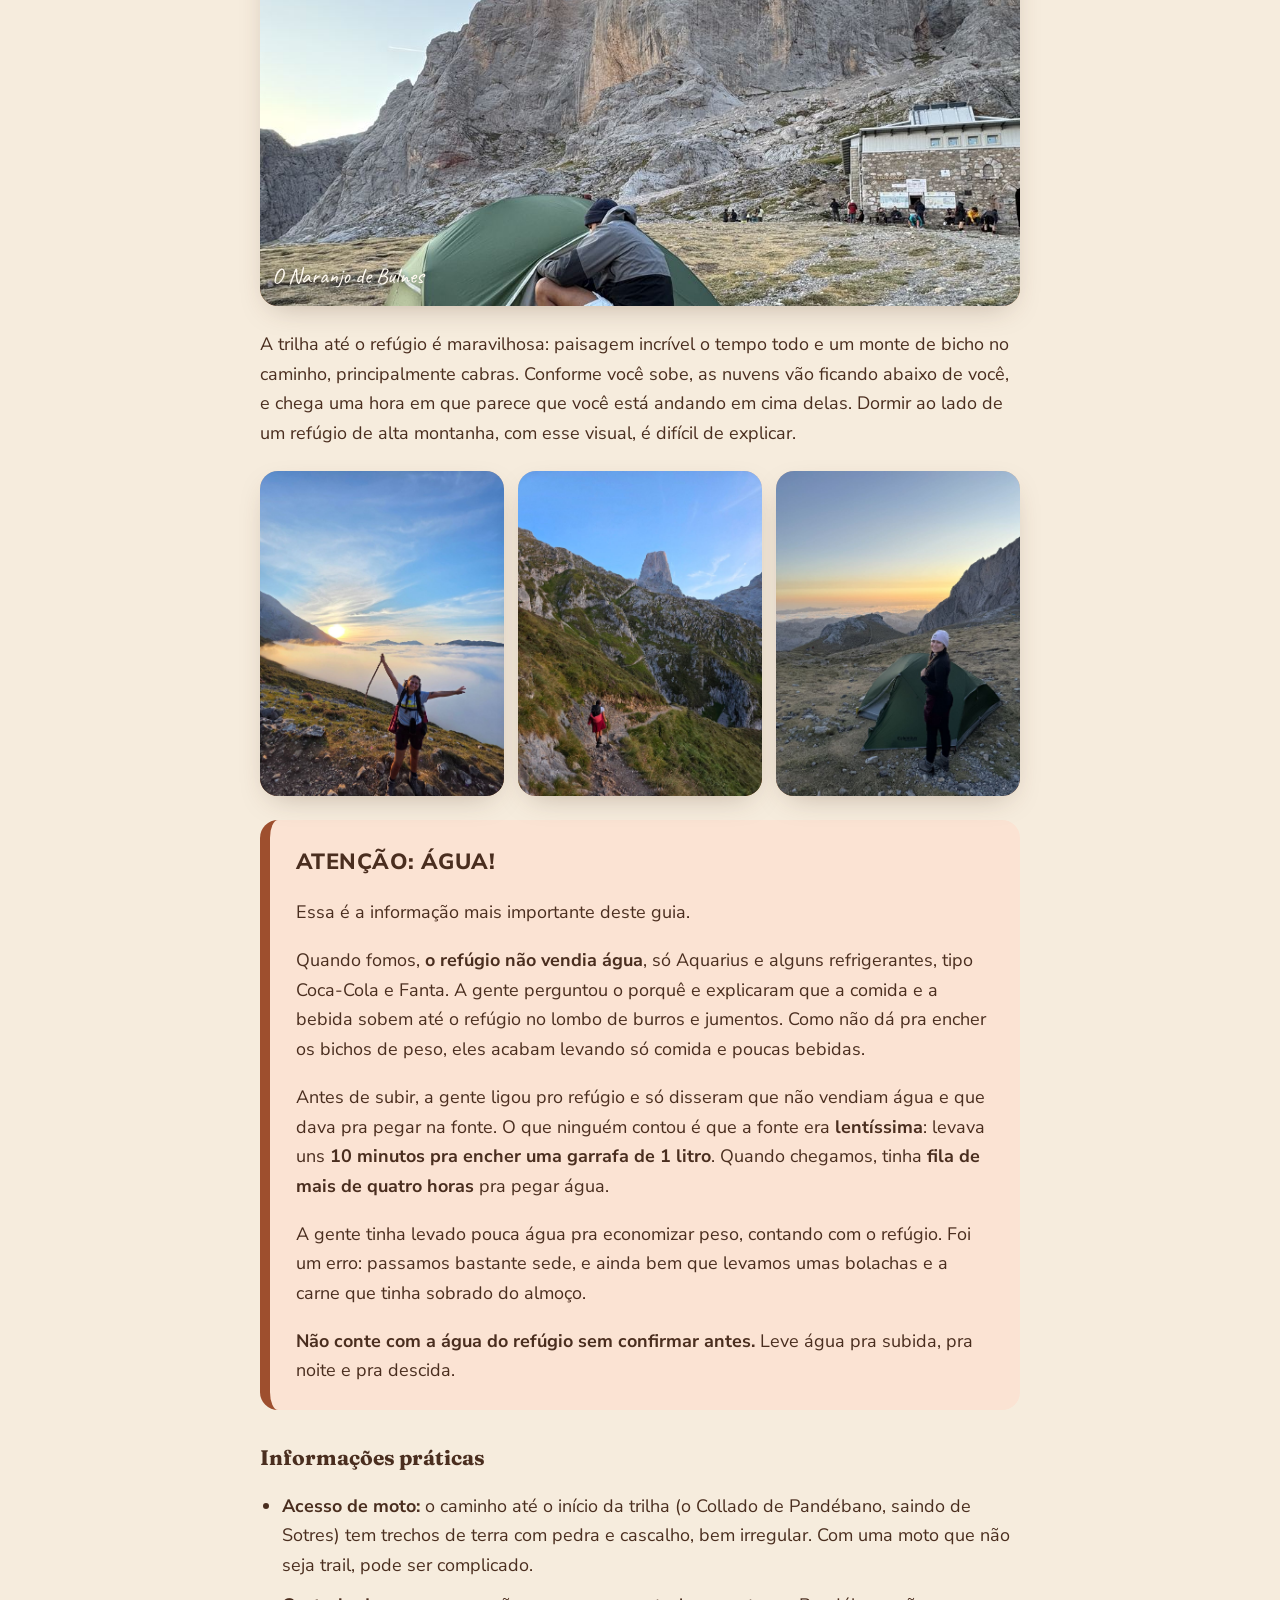
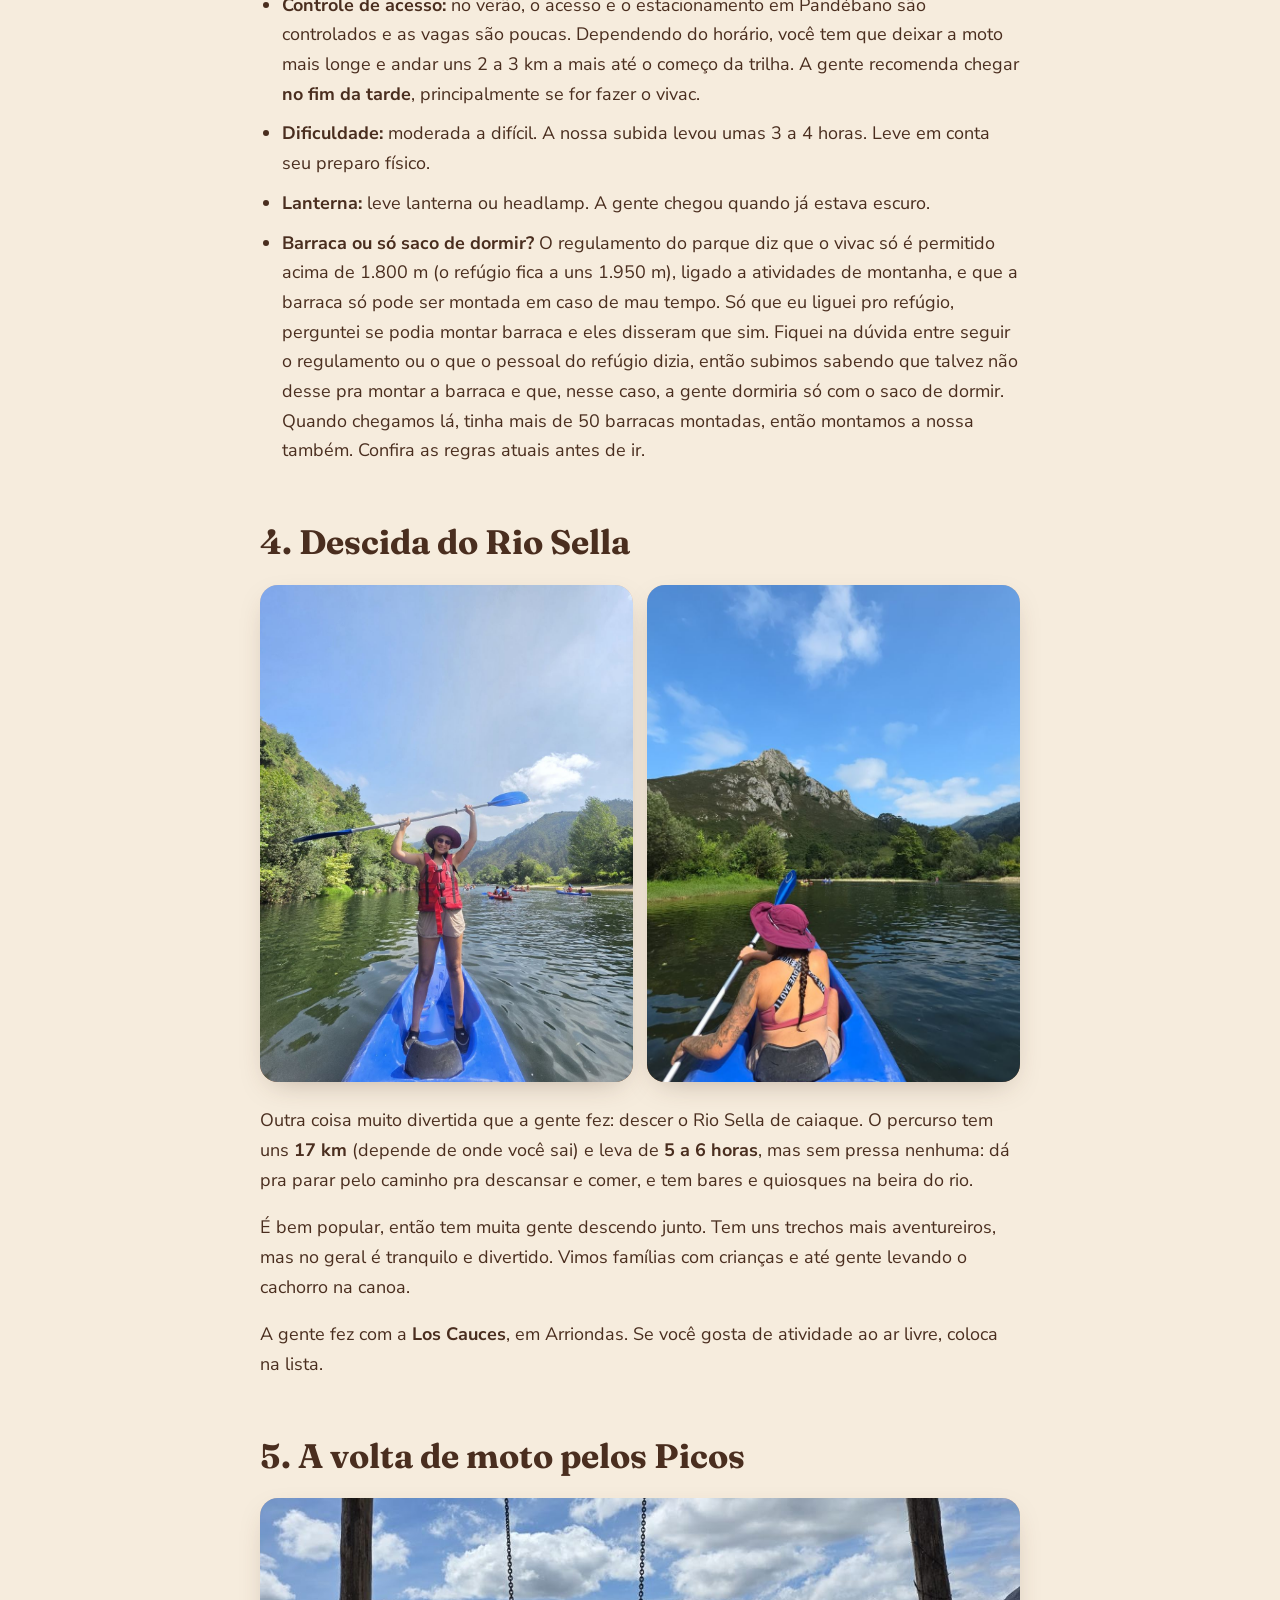
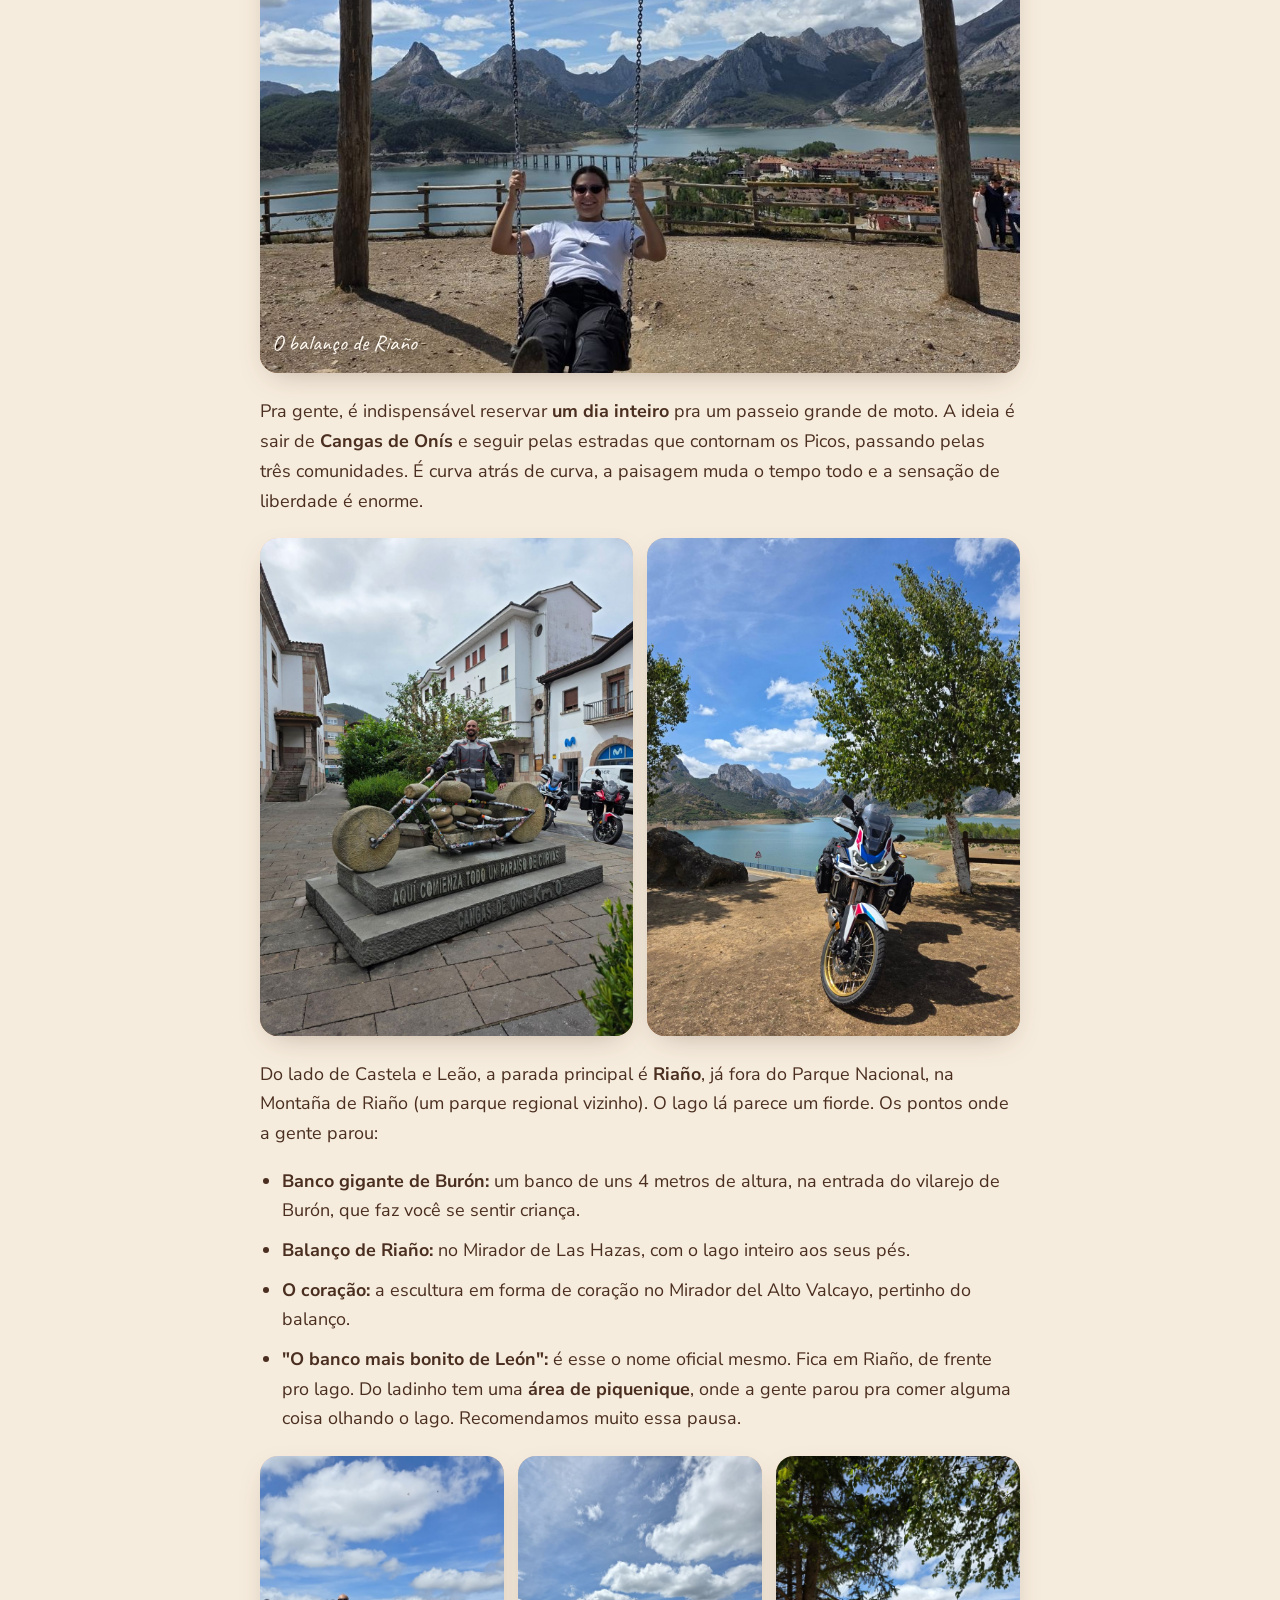
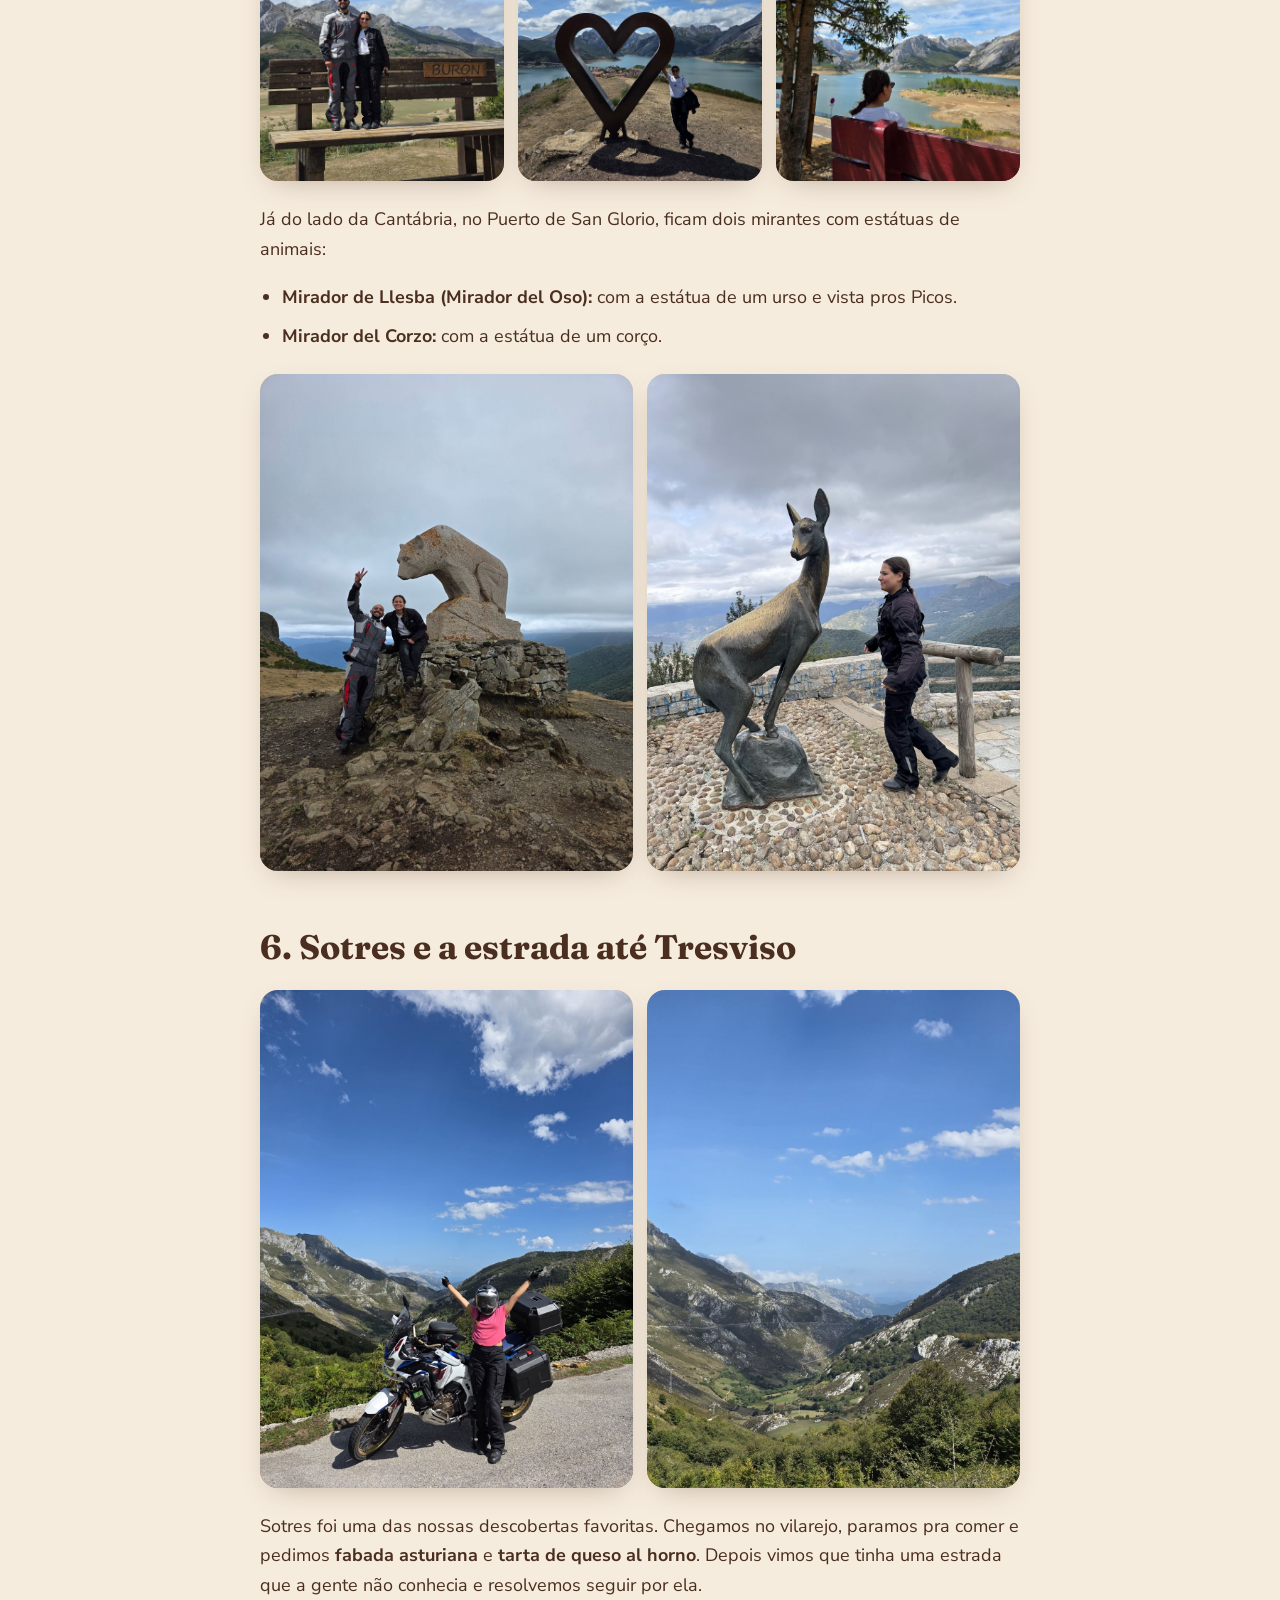
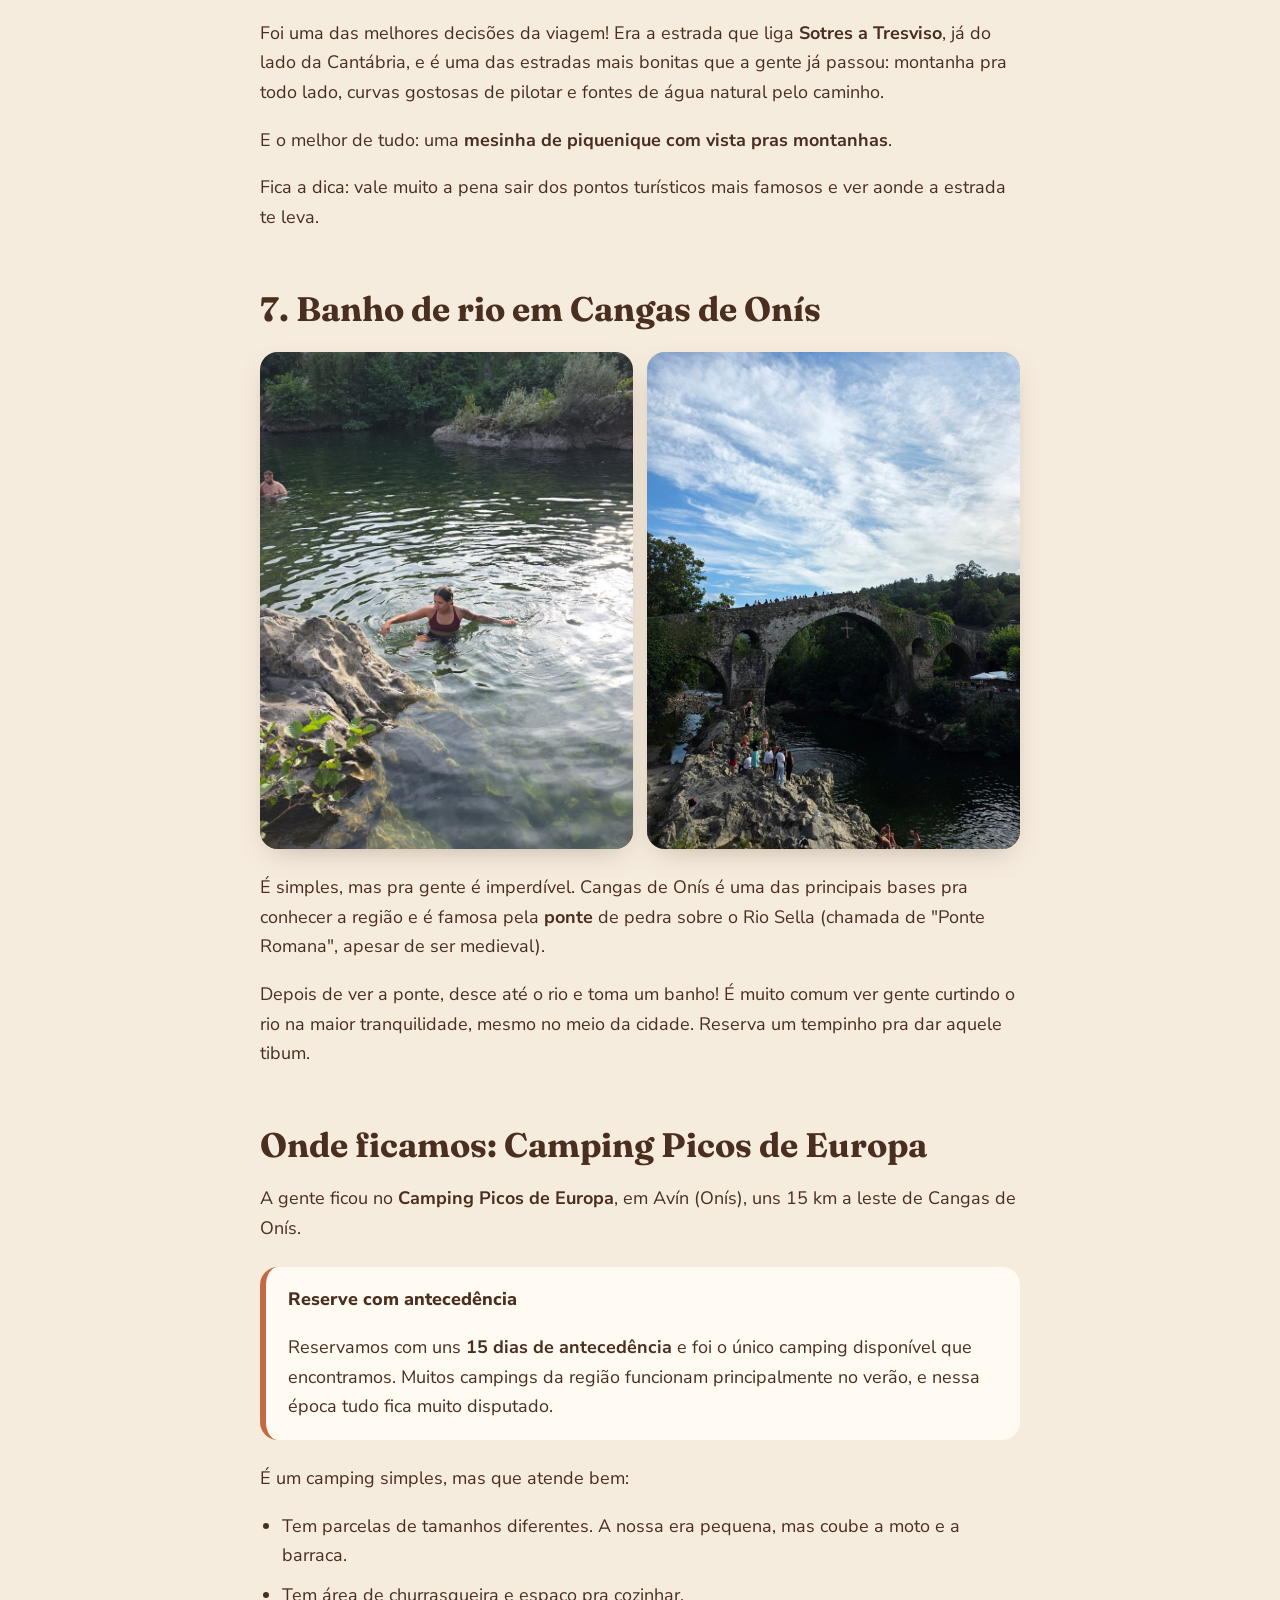
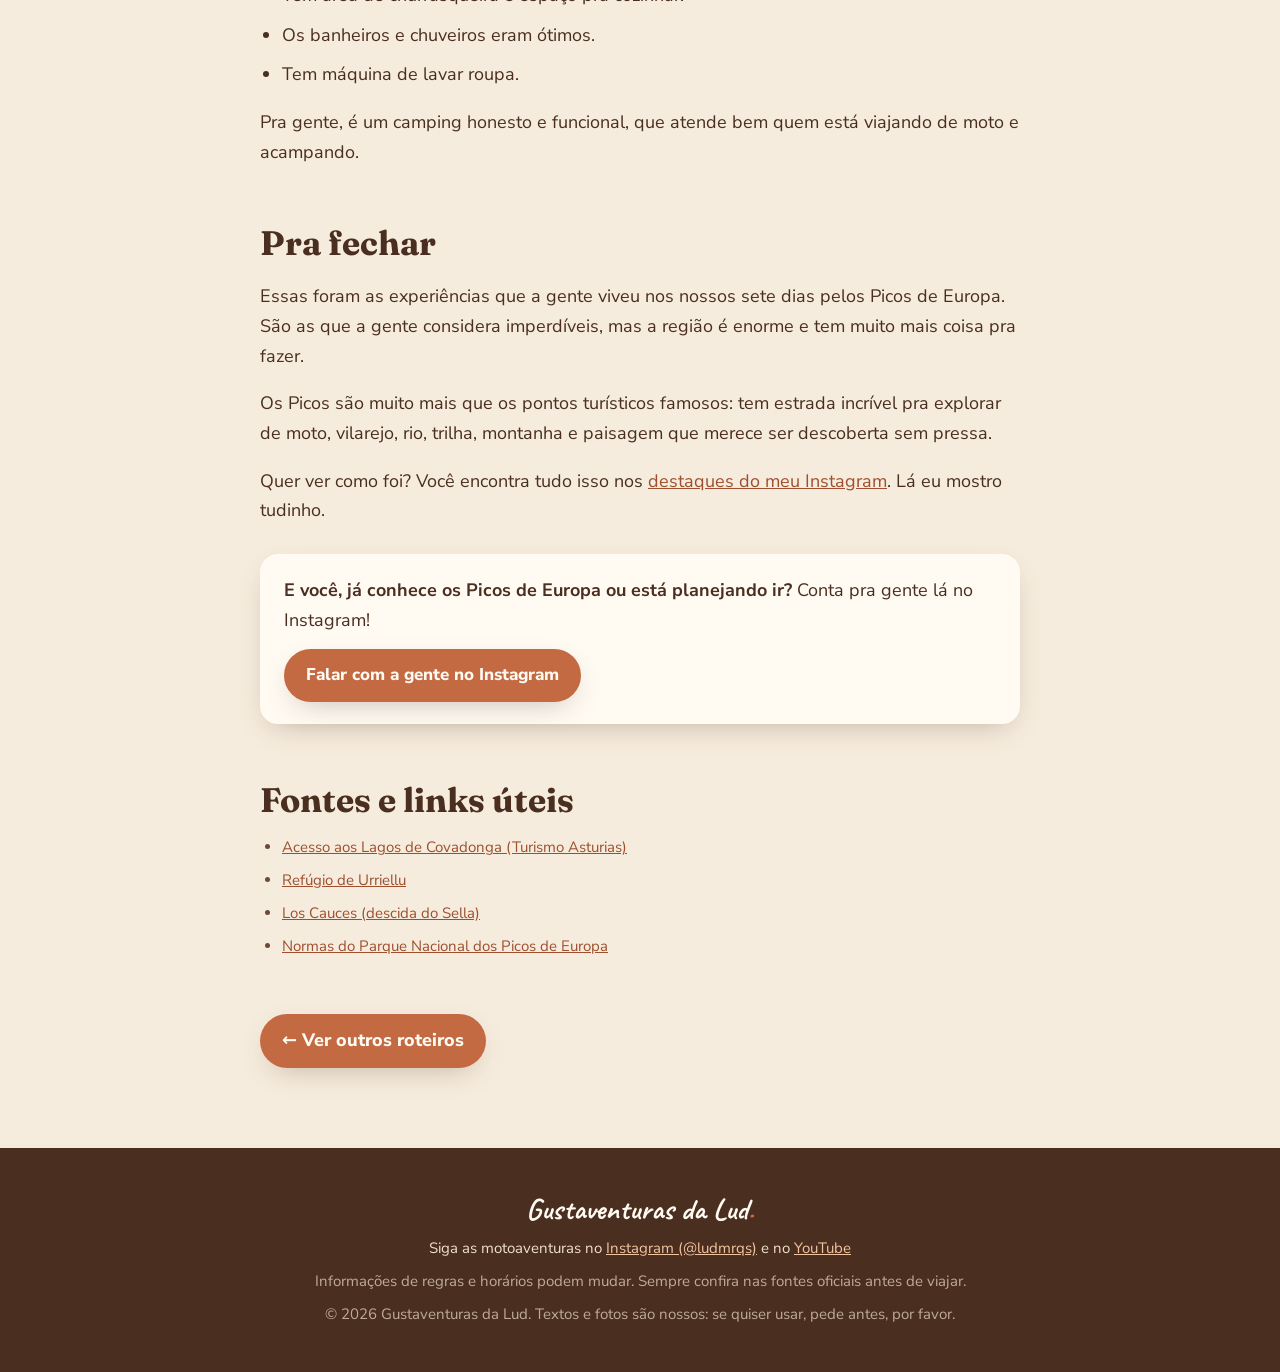
<file: roteiros/picos-de-europa.html>
<!DOCTYPE html>
<html lang="pt-BR">
<head>
 <meta charset="utf-8">
 <meta name="viewport" content="width=device-width, initial-scale=1">
 <title>Picos de Europa de moto: o que não dá pra perder · Gustaventuras da Lud</title>
 <meta name="description" content="Guia dos Picos de Europa baseado em 7 dias de moto: Lagos de Covadonga, vivac no Refúgio de Urriellu, descida do Sella, volta por Riaño, Sotres, Cangas de Onís e onde acampar.">
 <link rel="canonical" href="https://gustaventurasdalud.com/roteiros/picos-de-europa.html">
 <meta property="og:site_name" content="Gustaventuras da Lud">
 <meta property="og:title" content="Picos de Europa de moto: o que não dá pra perder · Gustaventuras da Lud">
 <meta property="og:description" content="Guia dos Picos de Europa baseado em 7 dias de moto: Lagos de Covadonga, vivac no Refúgio de Urriellu, descida do Sella, volta por Riaño, Sotres, Cangas de Onís e onde acampar.">
 <meta property="og:type" content="website">
 <meta property="og:url" content="https://gustaventurasdalud.com/roteiros/picos-de-europa.html">
 <meta property="og:image" content="https://gustaventurasdalud.com/assets/fotos/picos-hero.jpg">
 <meta property="og:locale" content="pt_BR">
 <link rel="preconnect" href="https://fonts.googleapis.com">
 <link rel="preconnect" href="https://fonts.gstatic.com" crossorigin>
 <link href="https://fonts.googleapis.com/css2?family=Caveat:wght@600;700&family=Fraunces:opsz,wght@9..144,600;9..144,700&family=Nunito+Sans:wght@400;700;800;900&display=swap" rel="stylesheet">
 <link rel="stylesheet" href="../assets/style.css">
 <script>
  if ('scrollRestoration' in history) history.scrollRestoration = 'manual';
  window.addEventListener('load', function () {
   if (!location.hash) {
    window.scrollTo(0, 0);
    try { document.documentElement.scrollIntoView({ block: 'start' }); } catch (e) {}
   }
  });
 </script>
</head>
<body>

<header class="topo">
 <div class="container">
  <a class="logo" href="../index.html">Gustaventuras da Lud<span>.</span></a>
  <nav class="menu">
   <a href="../index.html#roteiros">Roteiros</a>
   <a href="../index.html#sobre">Sobre nós</a>
   <a href="https://www.instagram.com/ludmrqs/" target="_blank" rel="noopener">Instagram</a>
   <a href="https://www.youtube.com/channel/UCNSCRL_kDQO0_r5N88EQWMQ" target="_blank" rel="noopener">YouTube</a>
  </nav>
 </div>
</header>

<section class="hero roteiro-hero" style="padding:0">
 <div class="paisagem foto-fundo" aria-hidden="true">
  <img src="../assets/fotos/picos-hero.jpg" alt="" style="object-position:50% 72%">
 </div>
 <div class="container conteudo">
  <a class="voltar" href="../index.html#roteiros">← Todos os roteiros</a><br>
  <span class="pincelada">Guia de viagem</span>
  <h1><span class="caixinha">Picos de Europa</span></h1>
  <p class="lead">Sete dias de moto, muita neblina, um vivac debaixo das estrelas e as estradas mais bonitas que a gente já rodou.</p>
 </div>
</section>

<div class="estreito">
 <div class="resumo">
  <div><small>Quando</small><b>Agosto de 2026</b></div>
  <div><small>Tempo na região</small><b>7 dias</b></div>
  <div><small>Onde fica</small><b>Astúrias, Cantábria e Castela e Leão</b></div>
  <div><small>Base</small><b>Camping Picos de Europa</b></div>
  <div><small>Moto</small><b>Africa Twin 1100</b></div>
 </div>
</div>

<article class="estreito artigo">

 <nav class="indice" aria-label="Índice do guia">
  <small>Neste guia</small>
  <ol>
   <li><a href="#conhecendo">Conhecendo os Picos</a></li>
   <li><a href="#lagos">Lagos de Covadonga</a></li>
   <li><a href="#santuario">Santuário de Covadonga</a></li>
   <li><a href="#urriellu">Vivac no Refúgio de Urriellu</a></li>
   <li><a href="#sella">Descida do Rio Sella</a></li>
   <li><a href="#volta">A volta de moto pelos Picos</a></li>
   <li><a href="#sotres">Sotres e a estrada até Tresviso</a></li>
   <li><a href="#cangas">Banho de rio em Cangas de Onís</a></li>
   <li><a href="#camping">Onde ficamos</a></li>
  </ol>
 </nav>

 <h2 id="conhecendo">Conhecendo os Picos de Europa</h2>
 <p>Os Picos de Europa ficam no norte da Espanha e se espalham por três comunidades autônomas: <strong>Astúrias, Cantábria e Castela e Leão</strong>. É uma região enorme, cheia de montanhas, vilarejos, rios, trilhas, mirantes e estradas que parecem ter sido desenhadas por alguém que ama moto.</p>
 <p>A gente passou sete dias lá e voltou com a sensação de que viu só uma parte. Então este não é um roteiro dia a dia: é a seleção do que a gente considera imperdível, pra você montar a sua viagem do seu jeito.</p>

 <div class="nota">
  <p class="titulo-nota">O clima manda em tudo</p>
  <p>O tempo nos Picos muda rápido, e nas partes mais altas a neblina pode fechar tudo em minutos. Um mirante incrível pode virar uma parede branca. Por isso, tenha <strong>flexibilidade</strong>: olhe a previsão todo dia e escolha o passeio de acordo com o tempo, não com a ordem que você planejou em casa.</p>
 </div>

 <!-- 1. Lagos -->
 <h2 id="lagos">1. Lagos de Covadonga</h2>
 <div class="fotos-duas">
  <div class="foto"><img src="../assets/fotos/picos-lagos-neblina.jpg" alt="A Africa Twin na estrada dos Lagos de Covadonga, cercada de neblina" loading="lazy" style="object-position:50% 60%"></div>
  <div class="foto"><img src="../assets/fotos/picos-covadonga-estrada.jpg" alt="A Africa Twin na estrada de Covadonga, ao lado da Santa Cueva" loading="lazy"></div>
 </div>
 <p>É um dos lugares mais famosos da região e, pra gente, visita obrigatória. A estrada até os lagos é cheia de curvas, sobe sem parar e tem vaca, cavalo e cabra soltos pelo caminho. Eles não estão nem aí pra você, então vai com calma.</p>
 <p>Foi o único passeio da viagem em que a gente não escolheu a data. Como dependíamos da reserva no refúgio pra subir de moto, ficamos reféns de quando eles tinham disponibilidade, e não deu pra escolher o dia de acordo com o clima. O resultado: <strong>muita neblina</strong>, e não conseguimos ver os lagos como a gente queria. Mesmo assim, o lugar continuava lindo, e a subida de moto já vale o passeio.</p>

 <div class="nota oficial">
  <p class="titulo-nota">Como a gente conseguiu subir de moto</p>
  <p>Em épocas de muito movimento (Semana Santa, feriados e o verão, mais ou menos de junho a meados de outubro), a estrada entre Covadonga e os lagos <strong>fecha para veículos particulares</strong>, e a subida é de ônibus ou táxi.</p>
  <p>A gente descobriu uma alternativa: fizemos uma <strong>reserva pra comer no Refugio Vega de Enol</strong>, que é refúgio e restaurante lá em cima. Na época pagamos <strong>40 € pra duas pessoas</strong>, descontados do que consumimos, e com isso pudemos subir com a nossa moto.</p>
  <p>As regras oficiais dizem que reserva em restaurante não libera a subida, mas <strong>reserva em refúgio sim</strong>: eles pedem a placa do veículo pra avisar o parque. Antes de ir, confirme direto com o refúgio, e lembre que os 40 € são o que a gente pagou, não um preço garantido.</p>
 </div>

 <!-- 2. Santuário -->
 <h2 id="santuario">2. Santuário de Covadonga</h2>
 <div class="fotos-duas">
  <div class="foto"><img src="../assets/fotos/picos-basilica-perfil.jpg" alt="Lud olhando a Basílica de Covadonga entre a neblina" loading="lazy"></div>
  <div class="foto"><img src="../assets/fotos/picos-basilica-neblina.jpg" alt="A Basílica de Covadonga com neblina" loading="lazy"></div>
 </div>
 <p>Fica no caminho dos lagos, então aproveita e para. A <strong>basílica</strong> é linda e imponente, de pedra rosada no meio da montanha. Um pouco abaixo fica a <strong>Santa Cueva</strong>, a gruta escavada na rocha onde está a Santina, a Virgem de Covadonga, com uma cascata caindo logo embaixo.</p>
 <p>E tem a <strong>Fonte dos Sete Canos</strong>, a famosa "fonte do casamento": diz a tradição que quem bebe da água dela se casa dentro de um ano. Se casar não está nos seus planos, melhor trazer sua própria garrafinha.</p>

 <!-- 3. Urriellu -->
 <h2 id="urriellu">3. Vivac no Refúgio de Urriellu</h2>
 <div class="foto foto-larga"><img src="../assets/fotos/picos-urriellu-cabra.jpg" alt="Silhueta de uma cabra no pôr do sol, com o mar de nuvens ao fundo" loading="lazy" style="object-position:50% 70%"><span class="legenda-foto">As nuvens ficam lá embaixo</span></div>
 <p>Essa foi uma das experiências mais especiais da viagem, e pra gente é <strong>absolutamente imperdível</strong>.</p>
 <p>Fazer vivac é passar a noite na montanha, dormindo ao ar livre, respeitando as regras do lugar. Muita gente faz isso no Urriellu pra seguir outras trilhas no dia seguinte ou pra escalar o <strong>Naranjo de Bulnes</strong> (o Picu Urriellu), aquela parede de pedra gigante que aparece em todas as fotos.</p>
 <div class="foto foto-larga"><img src="../assets/fotos/picos-naranjo.jpg" alt="O Naranjo de Bulnes visto do acampamento ao lado do Refúgio de Urriellu" loading="lazy" style="object-position:50% 30%"><span class="legenda-foto">O Naranjo de Bulnes</span></div>
 <p>A trilha até o refúgio é maravilhosa: paisagem incrível o tempo todo e um monte de bicho no caminho, principalmente cabras. Conforme você sobe, as nuvens vão ficando abaixo de você, e chega uma hora em que parece que você está andando em cima delas. Dormir ao lado de um refúgio de alta montanha, com esse visual, é difícil de explicar.</p>
 <div class="fotos-tres">
  <div class="foto"><img src="../assets/fotos/picos-urriellu-bracos.jpg" alt="Lud de braços abertos no pôr do sol, com o mar de nuvens abaixo" loading="lazy"></div>
  <div class="foto"><img src="../assets/fotos/picos-urriellu-trilha.jpg" alt="Lud na trilha a caminho do Naranjo de Bulnes" loading="lazy"></div>
  <div class="foto"><img src="../assets/fotos/picos-urriellu-barraca.jpg" alt="Lud ao lado da barraca no amanhecer, perto do refúgio" loading="lazy"></div>
 </div>

 <div class="nota alerta grande">
  <p class="titulo-nota">ATENÇÃO: ÁGUA!</p>
  <p>Essa é a informação mais importante deste guia.</p>
  <p>Quando fomos, <strong>o refúgio não vendia água</strong>, só Aquarius e alguns refrigerantes, tipo Coca-Cola e Fanta. A gente perguntou o porquê e explicaram que a comida e a bebida sobem até o refúgio no lombo de burros e jumentos. Como não dá pra encher os bichos de peso, eles acabam levando só comida e poucas bebidas.</p>
  <p>Antes de subir, a gente ligou pro refúgio e só disseram que não vendiam água e que dava pra pegar na fonte. O que ninguém contou é que a fonte era <strong>lentíssima</strong>: levava uns <strong>10 minutos pra encher uma garrafa de 1 litro</strong>. Quando chegamos, tinha <strong>fila de mais de quatro horas</strong> pra pegar água.</p>
  <p>A gente tinha levado pouca água pra economizar peso, contando com o refúgio. Foi um erro: passamos bastante sede, e ainda bem que levamos umas bolachas e a carne que tinha sobrado do almoço.</p>
  <p><strong>Não conte com a água do refúgio sem confirmar antes.</strong> Leve água pra subida, pra noite e pra descida.</p>
 </div>

 <h3>Informações práticas</h3>
 <ul class="info-lista">
  <li><strong>Acesso de moto:</strong> o caminho até o início da trilha (o Collado de Pandébano, saindo de Sotres) tem trechos de terra com pedra e cascalho, bem irregular. Com uma moto que não seja trail, pode ser complicado.</li>
  <li><strong>Controle de acesso:</strong> no verão, o acesso e o estacionamento em Pandébano são controlados e as vagas são poucas. Dependendo do horário, você tem que deixar a moto mais longe e andar uns 2 a 3 km a mais até o começo da trilha. A gente recomenda chegar <strong>no fim da tarde</strong>, principalmente se for fazer o vivac.</li>
  <li><strong>Dificuldade:</strong> moderada a difícil. A nossa subida levou umas 3 a 4 horas. Leve em conta seu preparo físico.</li>
  <li><strong>Lanterna:</strong> leve lanterna ou headlamp. A gente chegou quando já estava escuro.</li>
  <li><strong>Barraca ou só saco de dormir?</strong> O regulamento do parque diz que o vivac só é permitido acima de 1.800 m (o refúgio fica a uns 1.950 m), ligado a atividades de montanha, e que a barraca só pode ser montada em caso de mau tempo. Só que eu liguei pro refúgio, perguntei se podia montar barraca e eles disseram que sim. Fiquei na dúvida entre seguir o regulamento ou o que o pessoal do refúgio dizia, então subimos sabendo que talvez não desse pra montar a barraca e que, nesse caso, a gente dormiria só com o saco de dormir. Quando chegamos lá, tinha mais de 50 barracas montadas, então montamos a nossa também. Confira as regras atuais antes de ir.</li>
 </ul>

 <!-- 4. Sella -->
 <h2 id="sella">4. Descida do Rio Sella</h2>
 <div class="fotos-duas">
  <div class="foto"><img src="../assets/fotos/picos-sella-1.jpg" alt="Lud em pé no caiaque com o remo levantado no Rio Sella" loading="lazy"></div>
  <div class="foto"><img src="../assets/fotos/picos-sella-costas.jpg" alt="Lud remando no caiaque pelo Rio Sella, com a montanha ao fundo" loading="lazy"></div>
 </div>
 <p>Outra coisa muito divertida que a gente fez: descer o Rio Sella de caiaque. O percurso tem uns <strong>17 km</strong> (depende de onde você sai) e leva de <strong>5 a 6 horas</strong>, mas sem pressa nenhuma: dá pra parar pelo caminho pra descansar e comer, e tem bares e quiosques na beira do rio.</p>
 <p>É bem popular, então tem muita gente descendo junto. Tem uns trechos mais aventureiros, mas no geral é tranquilo e divertido. Vimos famílias com crianças e até gente levando o cachorro na canoa.</p>
 <p>A gente fez com a <strong>Los Cauces</strong>, em Arriondas. Se você gosta de atividade ao ar livre, coloca na lista.</p>

 <!-- 5. Volta de moto -->
 <h2 id="volta">5. A volta de moto pelos Picos</h2>
 <div class="foto foto-larga"><img src="../assets/fotos/picos-columpio.jpg" alt="Lud no balanço gigante de Riaño, com o lago e as montanhas ao fundo" loading="lazy" style="object-position:50% 60%"><span class="legenda-foto">O balanço de Riaño</span></div>
 <p>Pra gente, é indispensável reservar <strong>um dia inteiro</strong> pra um passeio grande de moto. A ideia é sair de <strong>Cangas de Onís</strong> e seguir pelas estradas que contornam os Picos, passando pelas três comunidades. É curva atrás de curva, a paisagem muda o tempo todo e a sensação de liberdade é enorme.</p>
 <div class="fotos-duas">
  <div class="foto"><img src="../assets/fotos/picos-cangas-km0.jpg" alt="Gustavinho no monumento "Aquí comienza todo un paraíso de curvas", o km 0 em Cangas de Onís" loading="lazy"></div>
  <div class="foto"><img src="../assets/fotos/picos-riano-moto-lago.jpg" alt="A Africa Twin estacionada de frente para o lago de Riaño" loading="lazy"></div>
 </div>
 <p>Do lado de Castela e Leão, a parada principal é <strong>Riaño</strong>, já fora do Parque Nacional, na Montaña de Riaño (um parque regional vizinho). O lago lá parece um fiorde. Os pontos onde a gente parou:</p>
 <ul class="info-lista">
  <li><strong>Banco gigante de Burón:</strong> um banco de uns 4 metros de altura, na entrada do vilarejo de Burón, que faz você se sentir criança.</li>
  <li><strong>Balanço de Riaño:</strong> no Mirador de Las Hazas, com o lago inteiro aos seus pés.</li>
  <li><strong>O coração:</strong> a escultura em forma de coração no Mirador del Alto Valcayo, pertinho do balanço.</li>
  <li><strong>"O banco mais bonito de León":</strong> é esse o nome oficial mesmo. Fica em Riaño, de frente pro lago. Do ladinho tem uma <strong>área de piquenique</strong>, onde a gente parou pra comer alguma coisa olhando o lago. Recomendamos muito essa pausa.</li>
 </ul>
 <div class="fotos-tres">
  <div class="foto"><img src="../assets/fotos/picos-banco-buron.jpg" alt="Lud e Gustavinho no banco gigante de Burón" loading="lazy"></div>
  <div class="foto"><img src="../assets/fotos/picos-coracao.jpg" alt="Lud ao lado da escultura de coração com o lago de Riaño ao fundo" loading="lazy"></div>
  <div class="foto"><img src="../assets/fotos/picos-riano-banco.jpg" alt="Lud sentada num banco olhando o lago de Riaño" loading="lazy"></div>
 </div>
 <p>Já do lado da Cantábria, no Puerto de San Glorio, ficam dois mirantes com estátuas de animais:</p>
 <ul class="info-lista">
  <li><strong>Mirador de Llesba (Mirador del Oso):</strong> com a estátua de um urso e vista pros Picos.</li>
  <li><strong>Mirador del Corzo:</strong> com a estátua de um corço.</li>
 </ul>
 <div class="fotos-duas">
  <div class="foto"><img src="../assets/fotos/picos-oso-nos.jpg" alt="Lud e Gustavinho ao lado da estátua do urso no Mirador de Llesba" loading="lazy"></div>
  <div class="foto"><img src="../assets/fotos/picos-mirador-corzo.jpg" alt="Lud ao lado da estátua do corço no Mirador del Corzo" loading="lazy"></div>
 </div>

 <!-- 6. Sotres -->
 <h2 id="sotres">6. Sotres e a estrada até Tresviso</h2>
 <div class="fotos-duas">
  <div class="foto"><img src="../assets/fotos/picos-sotres-moto.jpg" alt="Lud comemorando ao lado da moto numa estrada de montanha perto de Sotres" loading="lazy"></div>
  <div class="foto"><img src="../assets/fotos/picos-sotres-vale.jpg" alt="Vale de montanha nos arredores de Sotres" loading="lazy"></div>
 </div>
 <p>Sotres foi uma das nossas descobertas favoritas. Chegamos no vilarejo, paramos pra comer e pedimos <strong>fabada asturiana</strong> e <strong>tarta de queso al horno</strong>. Depois vimos que tinha uma estrada que a gente não conhecia e resolvemos seguir por ela.</p>
 <p>Foi uma das melhores decisões da viagem! Era a estrada que liga <strong>Sotres a Tresviso</strong>, já do lado da Cantábria, e é uma das estradas mais bonitas que a gente já passou: montanha pra todo lado, curvas gostosas de pilotar e fontes de água natural pelo caminho.</p>
 <p>E o melhor de tudo: uma <strong>mesinha de piquenique com vista pras montanhas</strong>.</p>
 <p>Fica a dica: vale muito a pena sair dos pontos turísticos mais famosos e ver aonde a estrada te leva.</p>

 <!-- 7. Cangas -->
 <h2 id="cangas">7. Banho de rio em Cangas de Onís</h2>
 <div class="fotos-duas">
  <div class="foto"><img src="../assets/fotos/picos-cangas-rio.jpg" alt="Lud nadando no rio Sella em Cangas de Onís" loading="lazy"></div>
  <div class="foto"><img src="../assets/fotos/picos-cangas-ponte-gente.jpg" alt="A ponte de Cangas de Onís com gente curtindo o rio" loading="lazy"></div>
 </div>
 <p>É simples, mas pra gente é imperdível. Cangas de Onís é uma das principais bases pra conhecer a região e é famosa pela <strong>ponte</strong> de pedra sobre o Rio Sella (chamada de "Ponte Romana", apesar de ser medieval).</p>
 <p>Depois de ver a ponte, desce até o rio e toma um banho! É muito comum ver gente curtindo o rio na maior tranquilidade, mesmo no meio da cidade. Reserva um tempinho pra dar aquele tibum.</p>

 <!-- Camping -->
 <h2 id="camping">Onde ficamos: Camping Picos de Europa</h2>
 <p>A gente ficou no <strong>Camping Picos de Europa</strong>, em Avín (Onís), uns 15 km a leste de Cangas de Onís.</p>
 <div class="nota">
  <p class="titulo-nota">Reserve com antecedência</p>
  <p>Reservamos com uns <strong>15 dias de antecedência</strong> e foi o único camping disponível que encontramos. Muitos campings da região funcionam principalmente no verão, e nessa época tudo fica muito disputado.</p>
 </div>
 <p>É um camping simples, mas que atende bem:</p>
 <ul class="info-lista">
  <li>Tem parcelas de tamanhos diferentes. A nossa era pequena, mas coube a moto e a barraca.</li>
  <li>Tem área de churrasqueira e espaço pra cozinhar.</li>
  <li>Os banheiros e chuveiros eram ótimos.</li>
  <li>Tem máquina de lavar roupa.</li>
 </ul>
 <p>Pra gente, é um camping honesto e funcional, que atende bem quem está viajando de moto e acampando.</p>

 <!-- Conclusão -->
 <h2>Pra fechar</h2>
 <p>Essas foram as experiências que a gente viveu nos nossos sete dias pelos Picos de Europa. São as que a gente considera imperdíveis, mas a região é enorme e tem muito mais coisa pra fazer.</p>
 <p>Os Picos são muito mais que os pontos turísticos famosos: tem estrada incrível pra explorar de moto, vilarejo, rio, trilha, montanha e paisagem que merece ser descoberta sem pressa.</p>
 <p>Quer ver como foi? Você encontra tudo isso nos <a href="https://www.instagram.com/ludmrqs/" target="_blank" rel="noopener">destaques do meu Instagram</a>. Lá eu mostro tudinho.</p>
 <div class="pergunta">
  <p><strong>E você, já conhece os Picos de Europa ou está planejando ir?</strong> Conta pra gente lá no Instagram!</p>
  <a class="botao" href="https://www.instagram.com/ludmrqs/" target="_blank" rel="noopener">Falar com a gente no Instagram</a>
 </div>

 <h2>Fontes e links úteis</h2>
 <ul class="fontes">
  <li><a href="https://www.turismoasturias.es/organiza-tu-viaje/como-llegar/acceso-a-lagos" target="_blank" rel="noopener">Acesso aos Lagos de Covadonga (Turismo Asturias)</a></li>
  <li><a href="https://www.refugiodeurriellu.com/" target="_blank" rel="noopener">Refúgio de Urriellu</a></li>
  <li><a href="https://www.loscauces.com/" target="_blank" rel="noopener">Los Cauces (descida do Sella)</a></li>
  <li><a href="https://www.miteco.gob.es/en/parques-nacionales-oapn/red-parques-nacionales/parques-nacionales/picos-europa/guia-visitante/normas-recomendaciones.html" target="_blank" rel="noopener">Normas do Parque Nacional dos Picos de Europa</a></li>
 </ul>

 <p style="margin:56px 0 80px"><a class="botao" href="../index.html#roteiros">← Ver outros roteiros</a></p>
</article>

<footer class="rodape">
 <div class="container">
  <a class="logo" href="../index.html">Gustaventuras da Lud<span>.</span></a>
  <p>Siga as motoaventuras no <a href="https://www.instagram.com/ludmrqs/" target="_blank" rel="noopener">Instagram (@ludmrqs)</a> e no <a href="https://www.youtube.com/channel/UCNSCRL_kDQO0_r5N88EQWMQ" target="_blank" rel="noopener">YouTube</a></p>
  <p style="opacity:.7">Informações de regras e horários podem mudar. Sempre confira nas fontes oficiais antes de viajar.</p>
  <p style="opacity:.7">© 2026 Gustaventuras da Lud. Textos e fotos são nossos: se quiser usar, pede antes, por favor.</p>
 </div>
</footer>

</body>
</html>
</file>
<file: assets/style.css>
/* ===== Lud · Motoaventuras — estilo base ===== */
:root {
  --creme: #f6ecdd;
  --creme-2: #efe0c9;
  --papel: #fffaf2;
  --pessego: #f2c4a0;
  --terracota: #c46a43;
  --terracota-esc: #9e4f2e;
  --marrom: #4a2e1f;
  --marrom-2: #6e4a36;
  --verde: #5f6f4e;
  --ceu: #a9c6d6;
  --sombra: 0 10px 30px -12px rgba(74, 46, 31, .35);
  --raio: 18px;
  --serif: "Fraunces", Georgia, "Times New Roman", serif;
  --sans: "Nunito Sans", system-ui, -apple-system, Segoe UI, sans-serif;
  --mao: "Caveat", "Segoe Print", cursive;
}

* { box-sizing: border-box; }
html { scroll-behavior: smooth; }
body {
  margin: 0;
  font-family: var(--sans);
  font-size: 17px;
  line-height: 1.65;
  color: var(--marrom);
  background: var(--creme);
}
img { max-width: 100%; display: block; }
a { color: var(--terracota-esc); }
a:hover { color: var(--terracota); }

.container { width: min(1080px, 92vw); margin: 0 auto; }
.estreito { width: min(760px, 92vw); margin: 0 auto; }

/* ---- topo ---- */
.topo {
  position: sticky; top: 0; z-index: 10;
  background: rgba(246, 236, 221, .92);
  backdrop-filter: blur(8px);
  border-bottom: 1px solid rgba(74, 46, 31, .1);
}
.topo .container { display: flex; align-items: center; justify-content: space-between; padding: 12px 0; gap: 16px; }
.logo { font-family: var(--mao); font-size: 30px; font-weight: 700; color: var(--marrom); text-decoration: none; line-height: 1; }
.logo span { color: var(--terracota); }
.menu { display: flex; gap: 22px; font-weight: 700; font-size: 15px; }
.menu a { color: var(--marrom); text-decoration: none; }
.menu a:hover { color: var(--terracota); }

/* ---- título estilo "caixinha" do Instagram ---- */
.caixinha {
  display: inline-block;
  background: var(--papel);
  color: var(--marrom);
  font-family: var(--serif);
  font-weight: 700;
  padding: .15em .5em;
  border-radius: 10px;
  box-shadow: 0 2px 0 rgba(74, 46, 31, .08);
  line-height: 1.25;
  -webkit-box-decoration-break: clone; box-decoration-break: clone;
}
.pincelada {
  display: inline-block;
  font-family: var(--mao);
  font-size: 1.35em;
  color: var(--terracota-esc);
  background:
    radial-gradient(ellipse at 20% 60%, rgba(242,196,160,.95) 0 55%, transparent 56%),
    radial-gradient(ellipse at 80% 40%, rgba(242,196,160,.95) 0 55%, transparent 56%),
    linear-gradient(100deg, transparent 2%, rgba(242,196,160,.95) 6% 94%, transparent 98%);
  padding: 0 .6em;
  transform: rotate(-2deg);
}

/* ---- hero ---- */
.hero {
  position: relative;
  min-height: 78vh;
  display: grid; align-items: end;
  color: var(--papel);
  overflow: hidden;
}
.hero .paisagem { position: absolute; inset: 0; width: 100%; height: 100%; }
.hero .paisagem svg { width: 100%; height: 100%; display: block; }
.hero .conteudo { position: relative; padding: 0 0 9vh; }
.hero h1 { font-size: clamp(34px, 5vw, 60px); margin: 14px 0 14px; line-height: 1.08; }
.hero .pincelada { font-size: clamp(26px, 3vw, 38px); }
.hero h1 .caixinha { padding: .05em .3em; border-radius: 12px; }
.hero p.lead { font-size: clamp(17px, 2vw, 21px); max-width: 560px; margin: 0 0 26px; }
.hero .chips { display: flex; flex-wrap: wrap; gap: 8px; margin-bottom: 26px; }
.chip {
  font-size: 14px; font-weight: 700;
  background: rgba(255, 250, 242, .92); color: var(--marrom);
  padding: 5px 13px; border-radius: 999px;
}

.botao {
  display: inline-block; background: var(--terracota); color: var(--papel);
  padding: 12px 22px; border-radius: 999px; font-weight: 800; text-decoration: none;
  box-shadow: var(--sombra); transition: transform .15s, background .15s;
}
.botao:hover { background: var(--terracota-esc); color: var(--papel); transform: translateY(-2px); }
.botao.claro { background: var(--papel); color: var(--marrom); }
.botao.claro:hover { background: #fff; color: var(--terracota-esc); }

/* ---- seções ---- */
section { padding: 80px 0; }
.secao-titulo { font-family: var(--serif); font-size: clamp(30px, 4vw, 44px); margin: 0 0 10px; line-height: 1.15; }
.secao-sub { color: var(--marrom-2); margin: 0 0 36px; max-width: 620px; }
.fundo-papel { background: var(--papel); }

/* ---- sobre ---- */
.sobre { display: grid; grid-template-columns: 1fr 1.25fr; gap: 56px; align-items: center; }
.sobre p { margin: 0 0 16px; }
.numeros { display: grid; grid-template-columns: repeat(3, 1fr); gap: 14px; margin-top: 26px; }
.numero { background: var(--creme); border-radius: var(--raio); padding: 16px; text-align: center; }
.numero b { display: block; font-family: var(--serif); font-size: 34px; color: var(--terracota); line-height: 1.1; }
.numero span { font-size: 14px; color: var(--marrom-2); }

/* ---- placeholder de foto ---- */
.foto {
  position: relative; border-radius: var(--raio); overflow: hidden;
  background: linear-gradient(170deg, #f3c9a0 0%, #e2a172 45%, #c9825a 70%, #a8693f 100%);
  aspect-ratio: 4 / 5; box-shadow: var(--sombra);
}
.foto img { width: 100%; height: 100%; object-fit: cover; }
.foto .legenda-foto {
  position: absolute; left: 12px; bottom: 12px; right: 12px;
  font-family: var(--mao); font-size: 22px; color: var(--papel);
  text-shadow: 0 1px 6px rgba(0,0,0,.35);
}
.foto.paisagem-wide { aspect-ratio: 16 / 9; }
.foto.polaroid { padding: 10px 10px 44px; background: #fff; transform: rotate(-2deg); }
.foto.polaroid .miolo { width: 100%; height: 100%; border-radius: 4px; background: inherit; }
.foto.polaroid .legenda-foto { color: var(--marrom); text-shadow: none; bottom: 8px; text-align: center; }

/* ---- cards de roteiros ---- */
.grade { display: grid; grid-template-columns: repeat(auto-fill, minmax(290px, 1fr)); gap: 26px; }
.card {
  background: var(--papel); border-radius: var(--raio); overflow: hidden;
  box-shadow: var(--sombra); text-decoration: none; color: inherit;
  display: flex; flex-direction: column; transition: transform .2s;
}
a.card:hover { transform: translateY(-5px); color: inherit; }
.card .capa { aspect-ratio: 4 / 3; position: relative; }
.card .capa .caixinha { position: absolute; left: 14px; bottom: 14px; font-size: 22px; }
.card .corpo { padding: 18px 20px 22px; flex: 1; display: flex; flex-direction: column; }
.card .meta { font-size: 14px; color: var(--marrom-2); display: flex; flex-wrap: wrap; gap: 6px 14px; margin-bottom: 10px; }
.card p { margin: 0 0 14px; }
.card .ler { margin-top: auto; font-weight: 800; color: var(--terracota-esc); }
.card.embreve { opacity: .75; }
.selo {
  position: absolute; top: 14px; right: 14px; background: var(--marrom); color: var(--papel);
  font-size: 12px; font-weight: 800; letter-spacing: .06em; text-transform: uppercase;
  padding: 4px 10px; border-radius: 999px;
}

.capa-bardenas { background: linear-gradient(175deg, #f7d9b0 0%, #eab27e 40%, #cf8a5a 65%, #9f6440 100%); }
.capa-picos { background: linear-gradient(175deg, #cfe0e8 0%, #9fb9c6 35%, #6f8a77 62%, #4d6248 100%); }
.capa-proximo { background: linear-gradient(175deg, #efe0c9 0%, #e6cfae 100%); }

/* ---- página de roteiro ---- */
.roteiro-hero { min-height: 62vh; }
.voltar { display: inline-block; margin-bottom: 8px; color: var(--papel); font-weight: 700; text-decoration: none; opacity: .9; }
.voltar:hover { color: #fff; opacity: 1; }

.resumo {
  display: grid; grid-template-columns: repeat(auto-fit, minmax(150px, 1fr)); gap: 12px;
  background: var(--papel); border-radius: var(--raio); padding: 22px; box-shadow: var(--sombra);
  margin-top: -60px; position: relative;
}
.resumo div { padding: 4px 6px; }
.resumo small { display: block; text-transform: uppercase; letter-spacing: .08em; font-size: 12px; font-weight: 800; color: var(--terracota); }
.resumo b { font-family: var(--serif); font-size: 18px; line-height: 1.3; display: block; }

.artigo h2 { font-family: var(--serif); font-size: clamp(26px, 3.4vw, 34px); margin: 56px 0 14px; line-height: 1.2; }
.artigo h3 { font-family: var(--serif); font-size: 21px; margin: 30px 0 8px; }
.artigo p, .artigo li { font-size: 18px; }
.artigo ul { padding-left: 22px; }
.artigo li { margin-bottom: 8px; }

.nota {
  border-radius: var(--raio); padding: 18px 22px; margin: 24px 0;
  background: var(--papel); border-left: 6px solid var(--terracota);
}
.nota.alerta { background: #fbe3d3; border-color: var(--terracota-esc); }
.nota.oficial { background: #e9eee4; border-color: var(--verde); }
.nota p:last-child { margin-bottom: 0; }
.nota .titulo-nota { font-weight: 800; margin: 0 0 6px; }

.citacao {
  font-family: var(--mao); font-size: 30px; line-height: 1.25; color: var(--terracota-esc);
  margin: 34px 0; padding-left: 18px; border-left: 3px dashed var(--pessego);
}

.galeria { display: grid; grid-template-columns: repeat(3, 1fr); gap: 14px; margin: 26px 0; }
.galeria .foto { aspect-ratio: 1; }

.checklist { list-style: none; padding: 0 !important; }
.checklist li { padding-left: 32px; position: relative; }
.checklist li::before {
  content: "✓"; position: absolute; left: 0; top: 1px;
  width: 22px; height: 22px; border-radius: 50%; background: var(--pessego); color: var(--terracota-esc);
  font-weight: 900; font-size: 13px; display: grid; place-items: center;
}

.links-mapa { display: grid; grid-template-columns: repeat(auto-fit, minmax(220px, 1fr)); gap: 12px; }
.links-mapa a {
  display: block; background: var(--papel); border-radius: 14px; padding: 14px 16px;
  text-decoration: none; color: var(--marrom); font-weight: 700; box-shadow: 0 2px 0 rgba(74,46,31,.08);
}
.links-mapa a small { display: block; font-weight: 400; color: var(--marrom-2); }
.links-mapa a:hover { color: var(--terracota-esc); }

.fontes { font-size: 15px !important; color: var(--marrom-2); }
.fontes li { font-size: 15px !important; }

.vazio {
  border: 2px dashed rgba(74, 46, 31, .25); border-radius: var(--raio);
  padding: 18px 22px; color: var(--marrom-2); font-style: italic; background: rgba(255,250,242,.5);
}

/* ---- rodapé ---- */
.rodape { background: var(--marrom); color: var(--creme-2); padding: 46px 0; text-align: center; }
.rodape .logo { color: var(--papel); }
.rodape a { color: var(--pessego); }
.rodape p { margin: 8px 0 0; font-size: 15px; }

@media (max-width: 820px) {
  .sobre { grid-template-columns: 1fr; gap: 30px; }
  .sobre .foto { max-width: 360px; }
  .menu { gap: 14px; font-size: 14px; }
  .galeria { grid-template-columns: repeat(2, 1fr); }
  section { padding: 60px 0; }
}

/* ---- mapa das motoaventuras ---- */
.mapa-wrap { display: grid; grid-template-columns: 1fr 300px; gap: 24px; align-items: start; }
.mapa-caixa { background: #dfe8e6; border-radius: var(--raio); overflow: hidden; box-shadow: var(--sombra); }
.mapa-svg { width: 100%; height: auto; display: block; }
.mapa-svg .mar { fill: #dfe8e6; }
.mapa-svg .terra { fill: #f1e2c8; stroke: #c9ad86; stroke-width: 1; }
.mapa-svg .fronteiras { fill: none; stroke: #a8875f; stroke-width: 1.4; stroke-dasharray: 4 3; }
.mapa-svg .rota { fill: none; stroke: var(--terracota); stroke-width: 3; stroke-dasharray: 2 7; stroke-linecap: round; }
.mapa-svg .casa rect { fill: var(--marrom); }
.mapa-svg .casa text { font: 700 15px var(--sans); fill: var(--marrom); paint-order: stroke; stroke: #f1e2c8; stroke-width: 4px; }
.mapa-svg .pin { cursor: pointer; outline: none; }
.mapa-svg .pin .gota { fill: var(--marrom-2); stroke: var(--papel); stroke-width: 2; transition: transform .15s; transform-origin: 0 0; }
.mapa-svg .pin .miolo { fill: var(--papel); }
.mapa-svg .pin .pulso { fill: none; }
.mapa-svg .pin .rotulo { font: 700 15px var(--sans); fill: var(--marrom); paint-order: stroke; stroke: #f1e2c8; stroke-width: 4px; opacity: 0; transition: opacity .15s; pointer-events: none; }
.mapa-svg .pin.pronto .gota { fill: var(--terracota); }
.mapa-svg .pin.pronto .pulso { fill: var(--terracota); opacity: .35; animation: pulso 2s infinite; transform-origin: 0 0; }
.mapa-svg .pin:hover .gota, .mapa-svg .pin:focus .gota, .mapa-svg .pin.ativo .gota { transform: scale(1.25); }
.mapa-svg .pin:hover .rotulo, .mapa-svg .pin:focus .rotulo, .mapa-svg .pin.ativo .rotulo, .mapa-svg .pin.pronto .rotulo { opacity: 1; }
@keyframes pulso { 0% { transform: scale(.4); opacity: .5; } 100% { transform: scale(1.6); opacity: 0; } }
.legenda-mapa { display: flex; flex-wrap: wrap; gap: 8px 18px; padding: 12px 16px; background: var(--papel); font-size: 14px; color: var(--marrom-2); }
.legenda-mapa i { display: inline-block; width: 12px; height: 12px; border-radius: 50%; margin-right: 6px; vertical-align: -1px; }
.l-pronto { background: var(--terracota); } .l-breve { background: var(--marrom-2); }
.l-casa { background: var(--marrom); border-radius: 2px !important; transform: rotate(45deg); }
.l-rota { background: none; border-top: 3px dotted var(--terracota); border-radius: 0 !important; height: 0 !important; width: 20px !important; }
.mapa-card { background: var(--creme); border-radius: var(--raio); padding: 22px; position: sticky; top: 80px; }
.mapa-card small { text-transform: uppercase; letter-spacing: .08em; font-size: 12px; font-weight: 800; color: var(--terracota); }
.mapa-card h3 { font-family: var(--serif); font-size: 26px; margin: 4px 0 8px; line-height: 1.2; }
.mapa-card p { margin: 0 0 18px; }
@media (max-width: 820px) { .mapa-wrap { grid-template-columns: 1fr; } .mapa-card { position: static; } }
@media (prefers-reduced-motion: reduce) { .mapa-svg .pin.pronto .pulso { animation: none; } }

/* ---- em resumo ---- */
.em-resumo { background: var(--papel); border-radius: var(--raio); box-shadow: var(--sombra); padding: 26px 28px 10px; margin: 48px 0 0; }
.em-resumo p { font-size: 19px !important; }
.miudo { font-size: 14px !important; color: var(--marrom-2); margin-top: 18px; }
.checklist.interativo li { padding-left: 0; }
.checklist.interativo li::before { display: none; }
.checklist.interativo label { display: flex; gap: 12px; align-items: flex-start; cursor: pointer; }
.checklist.interativo input { width: 22px; height: 22px; accent-color: var(--terracota); margin-top: 4px; flex: none; }
.checklist.interativo li.feito label { text-decoration: line-through; opacity: .6; }

/* ---- fotos reais ---- */
.foto-fundo img { width: 100%; height: 100%; object-fit: cover; display: block; }
.foto-fundo::after { content: ""; position: absolute; inset: 0; background: linear-gradient(180deg, rgba(43,26,16,.15) 0%, rgba(43,26,16,.05) 35%, rgba(43,26,16,.7) 100%); }
.card .capa img { width: 100%; height: 100%; object-fit: cover; display: block; }
.foto.polaroid .miolo { overflow: hidden; }
.foto.polaroid .miolo img { width: 100%; height: 100%; object-fit: cover; }
.foto.paisagem-wide { margin: 26px 0; }
.mapa-rota { display: grid; grid-template-columns: 220px 1fr; gap: 24px; align-items: start; }
.mapa-rota .foto { aspect-ratio: 646 / 1400; }
.mapa-rota .links-mapa { grid-template-columns: 1fr; }
@media (max-width: 640px) { .mapa-rota { grid-template-columns: 1fr; } .mapa-rota .foto { max-width: 260px; } }
.galeria .foto.destaque { grid-row: span 2; aspect-ratio: auto; }
.foto.polaroid { overflow: visible; }
.foto.polaroid.mini { position: absolute; width: 40%; aspect-ratio: 4 / 5; right: -22px; top: -36px; transform: rotate(6deg); padding: 7px 7px 32px; box-shadow: var(--sombra); }
.foto.polaroid.mini .legenda-foto { font-size: 18px; bottom: 4px; }
@media (max-width: 820px) { .foto.polaroid.mini { right: -10px; width: 45%; } }
/* hero da home: foto vertical à direita */
.hero-split { background: linear-gradient(120deg, #3a2417 0%, #5a3420 50%, #6e3f25 100%); }
.hero-split .paisagem { left: 34%; width: auto; }
.hero-split .paisagem.foto-fundo::after { background: linear-gradient(180deg, rgba(43,26,16,0) 65%, rgba(43,26,16,.35) 100%); }
.hero-split .paisagem img { -webkit-mask-image: linear-gradient(90deg, transparent 0%, rgba(0,0,0,.35) 18%, rgba(0,0,0,.85) 38%, #000 52%); mask-image: linear-gradient(90deg, transparent 0%, rgba(0,0,0,.35) 18%, rgba(0,0,0,.85) 38%, #000 52%); }
.hero-split .conteudo { padding-top: 9vh; }
.hero-split h1 { font-size: clamp(36px, 5vw, 64px); }
@media (max-width: 820px) {
  .hero-split .paisagem { left: 0; }
  .hero-split .paisagem.foto-fundo::after { background: linear-gradient(180deg, rgba(43,26,16,.2) 0%, rgba(43,26,16,.75) 100%); }
}

/* ---- índice do roteiro ---- */
.indice { margin: 40px 0 0; padding: 20px 24px; border: 2px dashed var(--pessego); border-radius: var(--raio); }
.indice small { display: block; text-transform: uppercase; letter-spacing: .08em; font-size: 12px; font-weight: 800; color: var(--terracota); margin-bottom: 8px; }
.indice ol { margin: 0; padding-left: 22px !important; columns: 2; column-gap: 32px; }
.indice li { font-size: 16px !important; margin-bottom: 6px !important; break-inside: avoid; }
.indice a { color: var(--marrom); font-weight: 700; text-decoration: none; }
.indice a:hover { color: var(--terracota); text-decoration: underline; }
.artigo h2[id], .artigo h3[id] { scroll-margin-top: 80px; }
@media (max-width: 560px) { .indice ol { columns: 1; } }
.galeria.galeria-2 { grid-template-columns: 1.2fr 1fr; }
.galeria.galeria-2 .foto:not(.destaque) { aspect-ratio: 4 / 3; }

/* ---- próximos roteiros ---- */
.sub-titulo { font-family: var(--serif); font-size: 26px; margin: 56px 0 18px; }
.grade-mini { display: grid; grid-template-columns: repeat(auto-fill, minmax(170px, 1fr)); gap: 18px; }
.mini { display: flex; flex-direction: column; gap: 2px; }
.mini-foto { position: relative; aspect-ratio: 3 / 4; border-radius: 14px; overflow: hidden; box-shadow: var(--sombra); margin-bottom: 8px; background: var(--creme-2); }
.mini-foto img { width: 100%; height: 100%; object-fit: cover; transition: transform .3s; }
.mini:hover .mini-foto img { transform: scale(1.04); }
.mini-foto .selo { top: 10px; right: 10px; font-size: 11px; }
.mini b { font-family: var(--serif); font-size: 19px; line-height: 1.2; }
.mini > span:last-child { font-size: 14px; color: var(--marrom-2); }
.mapa-card-foto { width: 100%; aspect-ratio: 4 / 3; object-fit: cover; border-radius: 12px; margin-bottom: 14px; display: block; }

/* ---- track da rota ---- */
.track { margin: 18px 0 16px; }
.track-svg { width: 100%; height: auto; display: block; border-radius: 16px; box-shadow: var(--sombra); }
.track-fundo { fill: #f1e2c8; }
.track-linha-sombra { fill: none; stroke: var(--papel); stroke-width: 9; stroke-linejoin: round; stroke-linecap: round; }
.track-linha { fill: none; stroke: var(--terracota); stroke-width: 4.5; stroke-linejoin: round; stroke-linecap: round; }
.track-inicio { fill: var(--marrom); stroke: var(--papel); stroke-width: 3; }
.track-rotulo { font: 800 15px var(--sans); fill: var(--marrom); }
.track-rotulo-sub { font: 600 12px var(--sans); fill: var(--marrom-2); }
.track-zona { font: 700 14px var(--sans); fill: #a8322a; opacity: .75; }
.track-zona-sub { font: 600 12px var(--sans); fill: #a8322a; opacity: .6; }
.track-escala { stroke: var(--marrom); stroke-width: 3; }
.track-norte { font: 800 13px var(--sans); fill: var(--marrom-2); }
.links-mapa { margin-bottom: 8px; }
.track-ponto { fill: var(--papel); stroke: var(--marrom); stroke-width: 2.5; }
.track .wikiloc { width: 100%; height: 520px; border: 0; border-radius: 16px; box-shadow: var(--sombra); background: #f1e2c8; display: block; }
@media (max-width: 640px) { .track .wikiloc { height: 440px; } }

/* ---- guia (Picos) ---- */
.foto.foto-larga { aspect-ratio: 16 / 10; margin: 22px 0 24px; }
.fotos-duas, .fotos-tres { display: grid; gap: 14px; margin: 22px 0 24px; }
.fotos-duas { grid-template-columns: 1fr 1fr; }
.fotos-tres { grid-template-columns: repeat(3, 1fr); }
.fotos-duas .foto, .fotos-tres .foto { aspect-ratio: 3 / 4; }
.nota.grande { border-left-width: 10px; padding: 24px 26px; }
.nota.grande .titulo-nota { font-size: 22px; letter-spacing: .02em; }
.info-lista li { margin-bottom: 10px !important; }
.pergunta { background: var(--papel); border-radius: var(--raio); padding: 22px 24px; margin: 28px 0 10px; box-shadow: var(--sombra); }
.pergunta p { margin: 0 0 14px; }
@media (max-width: 640px) {
  .fotos-tres { grid-template-columns: 1fr 1fr; }
  .fotos-tres .foto:last-child { grid-column: span 2; aspect-ratio: 16 / 10; }
  .foto.foto-larga { aspect-ratio: 4 / 3; }
}
.galeria.galeria-3 { grid-template-columns: 1.3fr 1fr 1fr; }
.galeria.galeria-3 .foto:not(.destaque) { aspect-ratio: 3 / 4; }
@media (max-width: 820px) { .galeria.galeria-3 { grid-template-columns: 1fr 1fr; } .galeria.galeria-3 .destaque { grid-row: auto; grid-column: span 2; aspect-ratio: 4 / 5; } }
.topo .logo { white-space: nowrap; }
@media (max-width: 640px) { .topo .logo { font-size: 22px; } .topo .container { flex-wrap: wrap; row-gap: 4px; } .menu { gap: 12px; font-size: 13px; } }
.proximas { list-style: none; padding: 0; margin: 0; display: grid; grid-template-columns: repeat(auto-fill, minmax(200px, 1fr)); gap: 14px; }
.proximas li { border: 2px dashed var(--pessego); border-radius: 14px; padding: 16px 18px; display: flex; flex-direction: column; }
.proximas b { font-family: var(--serif); font-size: 22px; line-height: 1.2; }
.proximas span { font-size: 14px; color: var(--marrom-2); }

/* ---- sugestão de destino ---- */
.sugestao { margin-top: 56px; background: var(--papel); border-radius: var(--raio); padding: 28px; box-shadow: var(--sombra); max-width: 760px; }
.sugestao .sub-titulo { margin-top: 0; }
.sugestao .secao-sub { margin-bottom: 20px; }
.sugestao form { display: grid; gap: 14px; }
.sugestao label { display: grid; gap: 6px; font-weight: 800; font-size: 15px; }
.sugestao input, .sugestao textarea { font: inherit; font-weight: 400; color: var(--marrom); background: var(--creme); border: 2px solid var(--creme-2); border-radius: 12px; padding: 10px 12px; }
.sugestao input:focus, .sugestao textarea:focus { outline: none; border-color: var(--terracota); }
.sugestao-linha { display: grid; grid-template-columns: 1fr 1fr; gap: 14px; }
.sugestao .botao { justify-self: start; border: 0; cursor: pointer; font: inherit; font-weight: 800; }
@media (max-width: 640px) { .sugestao-linha { grid-template-columns: 1fr; } }

/* ---- bandeiras ---- */
.bandeira { display: inline-block; width: 18px; height: 12px; object-fit: cover; border-radius: 2px; margin-right: 6px; vertical-align: -1px; box-shadow: 0 0 0 1px rgba(60,40,20,.15); }

.sugestao-status { margin: 10px 0 0; font-weight: 600; min-height: 1.4em; }
.sugestao-status.ok { color: #2f6b3a; }
.sugestao-status.erro { color: #a3361f; }

/* ---- hero no celular: texto no céu ---- */
@media (max-width: 640px) {
  .hero { align-items: start; min-height: 88vh; }
  .hero .conteudo { padding: 4vh 0 0; }
  .hero h1 { font-size: clamp(26px, 7.2vw, 34px); margin: 10px 0; }
  .hero .pincelada { font-size: 28px; }
  .hero p.lead { font-size: 16px; margin-bottom: 16px; }
  .hero .botao { padding: 10px 18px; font-size: 15px; }
  .hero .paisagem.foto-fundo::after { background: linear-gradient(180deg, rgba(43,26,16,.35) 0%, rgba(43,26,16,.1) 45%, rgba(43,26,16,.25) 100%); }
}
</file>
